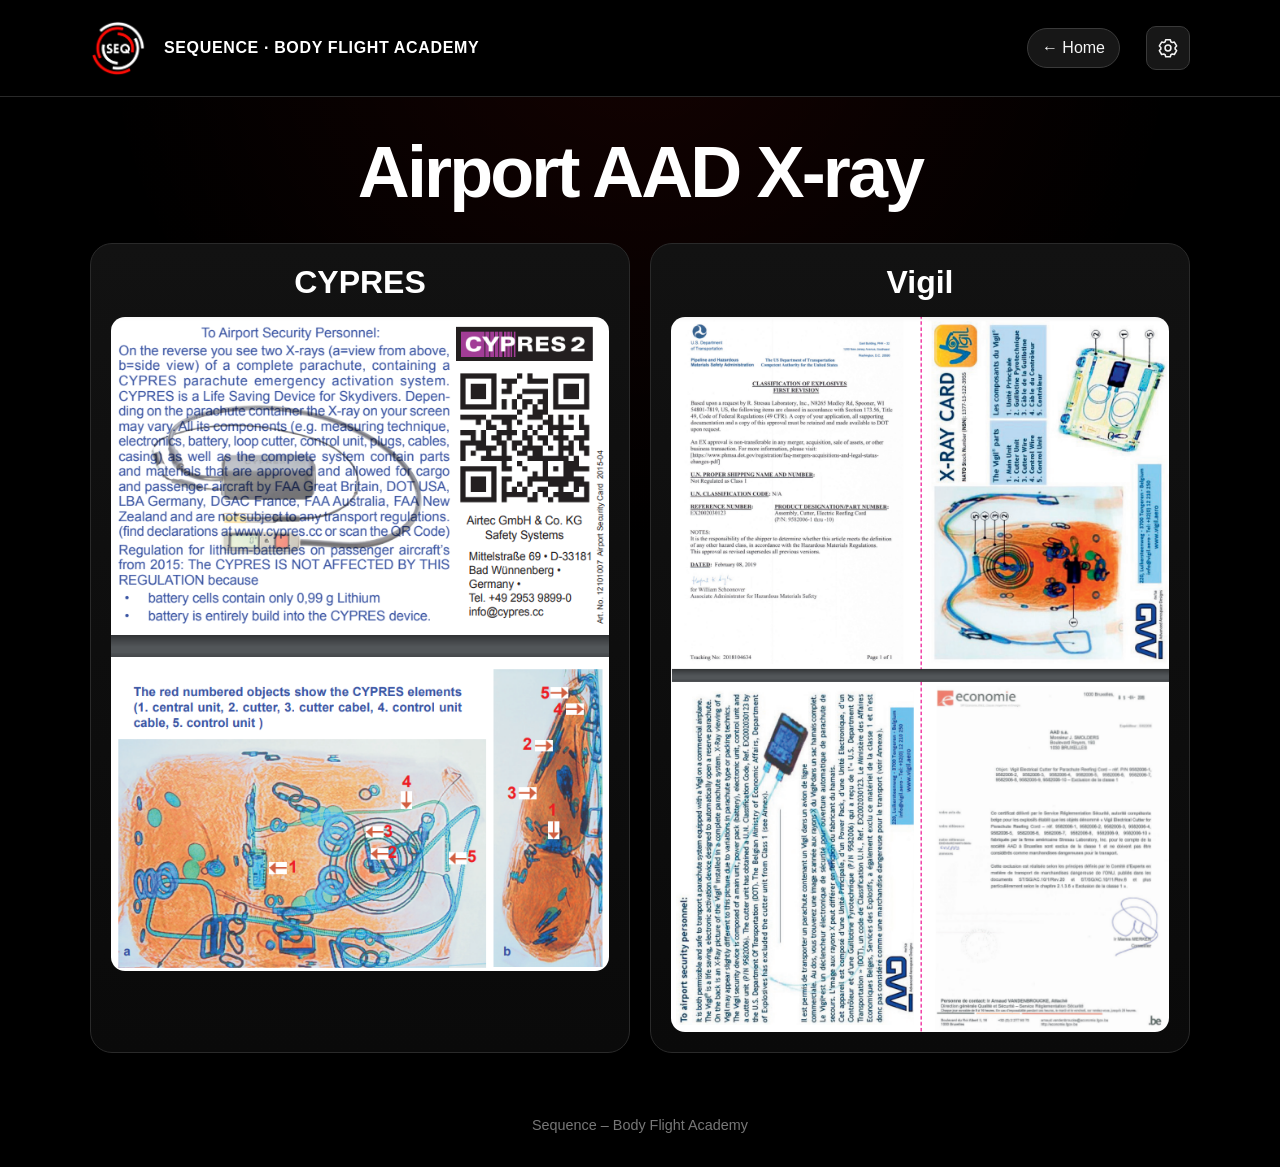
<file: airport-xray.html>
<!doctype html>
<html lang="en">
<head>
  <meta charset="utf-8">
  <meta name="viewport" content="width=device-width, initial-scale=1">
  <meta name="theme-color" content="#000000">
  <title>Airport AAD X-ray · Sequence</title>
  <link rel="stylesheet" href="style.css">
  <link rel="stylesheet" href="settings.css">
  <script src="settings-translations.js" defer></script>
  <script src="settings.js" defer></script>
  <script>try { document.documentElement.dataset.theme = localStorage.getItem("sequence-theme") === "light" ? "light" : "dark"; } catch { document.documentElement.dataset.theme = "dark"; }</script>
  <style>
    .xray-page {
      width: min(1100px, calc(100% - 32px));
      margin: 0 auto;
      padding: 34px 0 64px;
    }

    .xray-intro {
      text-align: center;
      margin-bottom: 30px;
    }

    .xray-intro h1 {
      margin: 0 0 10px;
      font-size: clamp(2.2rem, 6vw, 4.5rem);
      letter-spacing: -.04em;
    }

    .xray-intro p {
      max-width: 700px;
      margin: 0 auto;
      color: var(--muted);
      line-height: 1.6;
    }

    .xray-grid {
      display: grid;
      grid-template-columns: repeat(2, minmax(0, 1fr));
      gap: 20px;
    }

    .xray-card {
      padding: 20px;
      border: 1px solid var(--border);
      border-radius: 22px;
      background: linear-gradient(180deg, #121212 0%, #0a0a0a 100%);
    }

    .xray-card h2 {
      margin: 0 0 16px;
      text-align: center;
      font-size: clamp(1.5rem, 4vw, 2rem);
    }

    .xray-card img {
      display: block;
      width: 100%;
      height: auto;
      border-radius: 14px;
      background: #080808;
    }

    @media (max-width: 720px) {
      .xray-page { padding-top: 24px; }
      .xray-grid { grid-template-columns: 1fr; }
      .xray-card { padding: 16px; }
    }
  </style>
</head>
<body>
  <header class="inner-header">
    <img src="assets/sequence-icon.png" alt="Sequence">
    <div class="brand-name">SEQUENCE · BODY FLIGHT ACADEMY</div>
    <a class="back-link" href="index.html">← Home</a>
  </header>

  <main class="xray-page">
    <section class="xray-intro">
      <h1>Airport AAD X-ray</h1>
    </section>

    <section class="xray-grid" aria-label="AAD airport X-ray examples">
      <article class="xray-card">
        <h2>CYPRES</h2>
        <img src="assets/cypres.png" alt="CYPRES automatic activation device in an airport X-ray image">
      </article>

      <article class="xray-card">
        <h2>Vigil</h2>
        <img src="assets/vigil.png" alt="Vigil automatic activation device in an airport X-ray image">
      </article>
    </section>
  </main>

  <footer>Sequence – Body Flight Academy</footer>
</body>
</html>
</file>
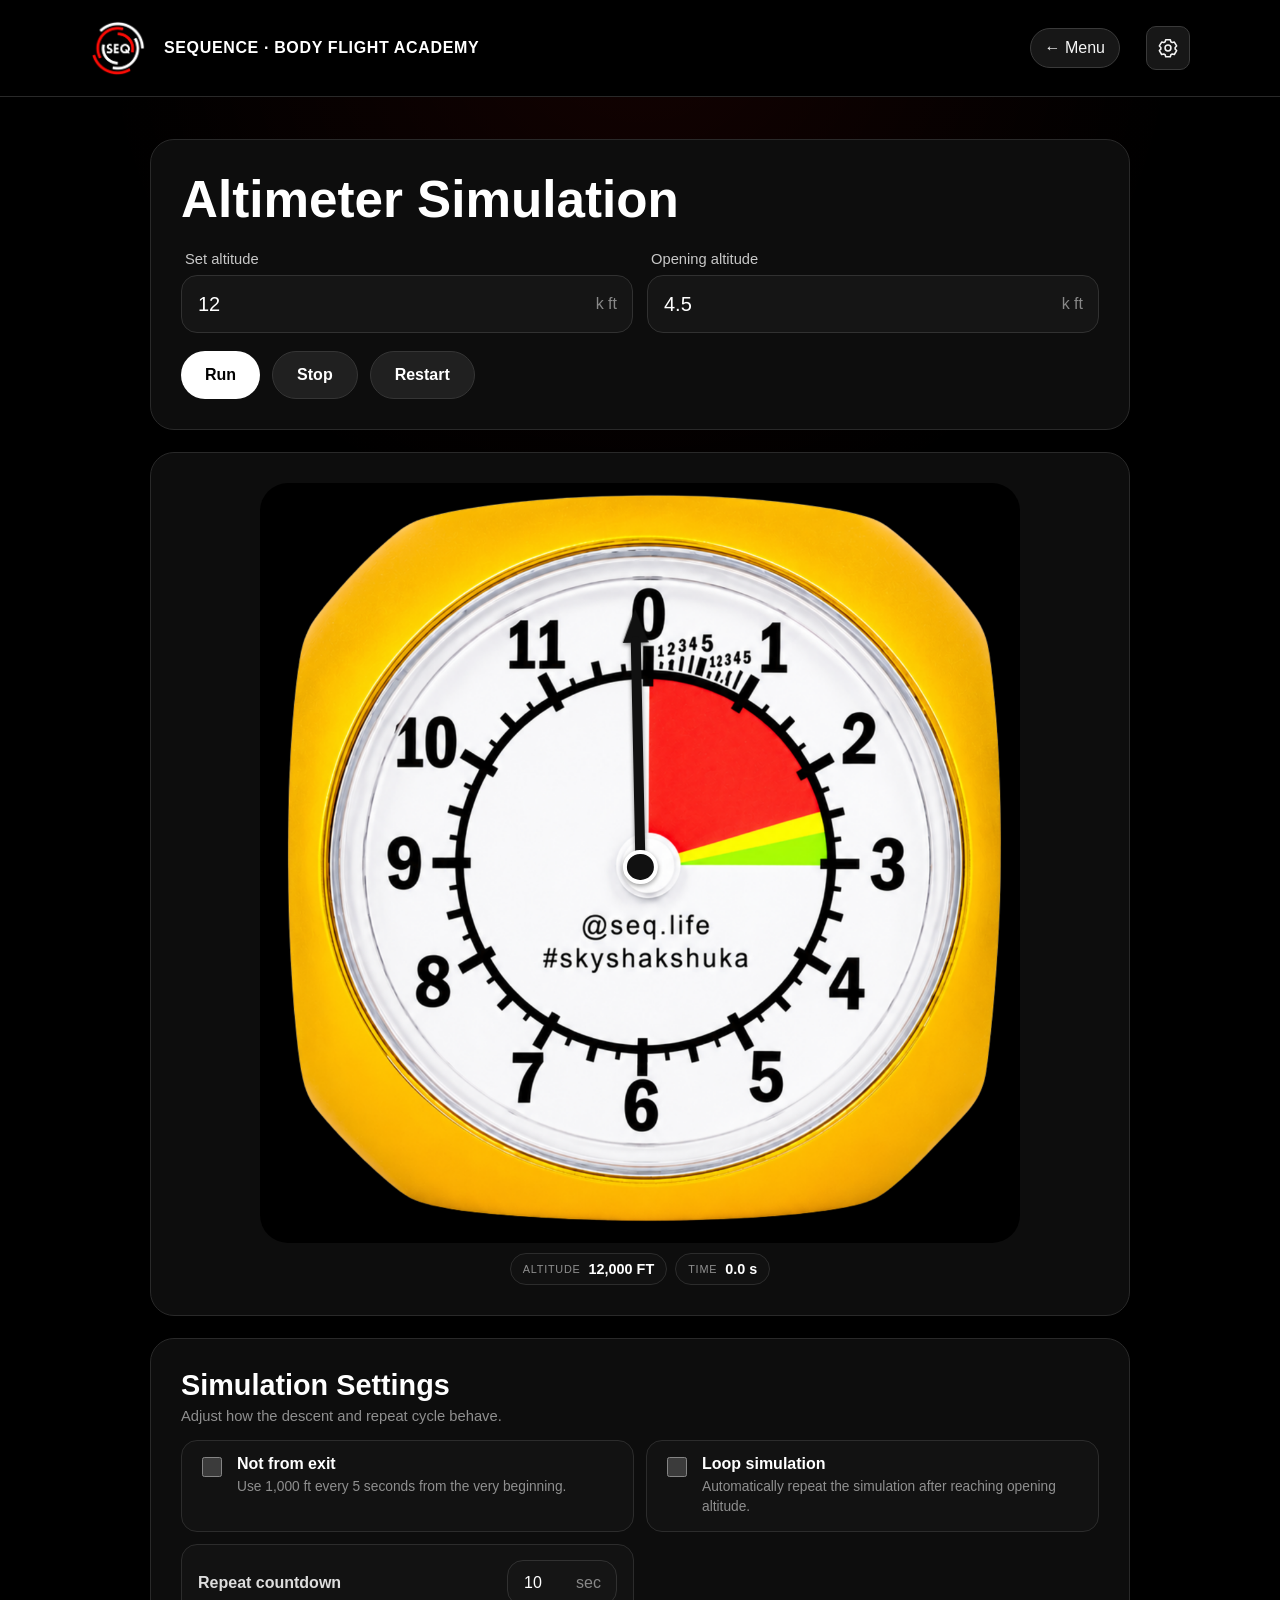
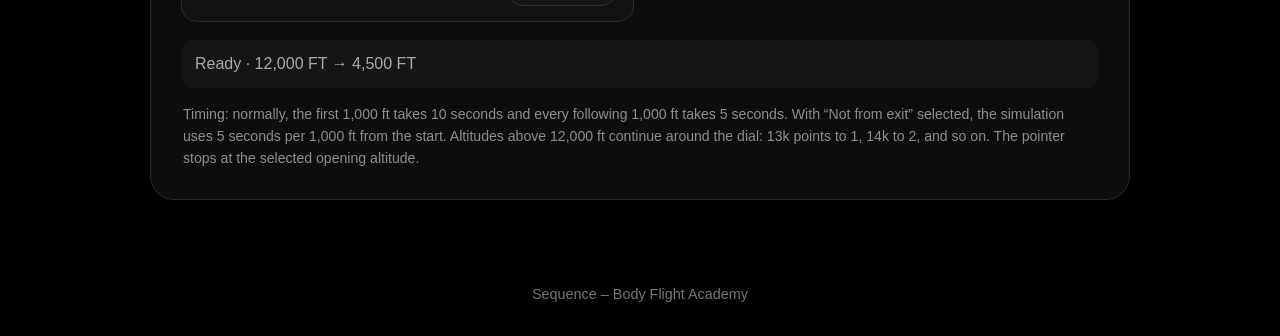
<file: altimeter-simulation.html>
<!doctype html>
<html lang="en">
<head>
  <meta charset="utf-8">
  <meta name="viewport" content="width=device-width, initial-scale=1">
  <meta name="theme-color" content="#000000">
  <title>Altimeter Simulation | Sequence</title>
  <link rel="stylesheet" href="style.css">
  <link rel="stylesheet" href="settings.css">
  <script src="settings-translations.js" defer></script>
  <script src="settings.js" defer></script>
  <script>try { document.documentElement.dataset.theme = localStorage.getItem("sequence-theme") === "light" ? "light" : "dark"; } catch { document.documentElement.dataset.theme = "dark"; }</script>

  <style>
    .sim-wrap {
      width: min(980px, 100%);
      margin: 24px auto 0;
    }

    .control-card,
    .altimeter-card {
      background: #0d0d0d;
      border: 1px solid #292929;
      border-radius: 24px;
      padding: clamp(18px, 4vw, 30px);
      margin-bottom: 22px;
    }

    .control-card h1 {
      margin: 0 0 22px;
      font-size: clamp(1.8rem, 5vw, 3.2rem);
    }

    .controls {
      display: grid;
      grid-template-columns: repeat(2, minmax(0, 1fr));
      gap: 14px;
    }

    .field label {
      display: block;
      margin: 0 0 8px 4px;
      color: #c8c8c8;
      font-size: .92rem;
    }

    .input-shell {
      position: relative;
    }

    .input-shell input {
      width: 100%;
      min-height: 58px;
      border-radius: 16px;
      border: 1px solid #313131;
      background: #151515;
      color: #fff;
      font-size: 1.25rem;
      padding: 12px 58px 12px 16px;
      outline: none;
    }

    .input-shell input:focus {
      border-color: #ff1a13;
      box-shadow: 0 0 0 3px rgba(255,26,19,.12);
    }

    .input-unit {
      position: absolute;
      right: 16px;
      top: 50%;
      transform: translateY(-50%);
      color: #888;
      pointer-events: none;
    }

    .actions {
      display: flex;
      align-items: center;
      flex-wrap: wrap;
      gap: 12px;
      margin-top: 18px;
    }

    .run-btn,
    .stop-btn,
    .restart-btn {
      min-height: 48px;
      border: 0;
      border-radius: 999px;
      padding: 0 24px;
      font-weight: 800;
      cursor: pointer;
      font-size: 1rem;
    }

    .run-btn {
      background: #fff;
      color: #000;
    }

    .stop-btn,
    .restart-btn {
      background: #202020;
      color: #fff;
      border: 1px solid #353535;
    }

    .restart-btn:hover,
    .stop-btn:hover {
      border-color: #ff1a13;
    }


    .input-shell.compact {
      width: 110px;
    }

    .input-shell.compact input {
      min-height: 46px;
      font-size: 1rem;
      padding-right: 48px;
    }

    .loop-control input {
      width: 20px;
      height: 20px;
      accent-color: #ff1a13;
    }

    .status-line {
      margin-top: 18px;
      padding: 12px 14px;
      border-radius: 14px;
      background: #151515;
      color: #aaa;
      line-height: 1.5;
    }

    .altimeter-card {
      display: flex;
      flex-direction: column;
      align-items: center;
    }

    .altimeter-stage {
      position: relative;
      width: min(760px, 100%);
      aspect-ratio: 1 / 1;
      overflow: hidden;
      border-radius: 28px;
      background: #000;
    }

    .altimeter-image {
      display: block;
      width: 100%;
      height: 100%;
      object-fit: contain;
      user-select: none;
      -webkit-user-drag: none;
    }

    .needle {
      position: absolute;
      left: 50.05%;
      top: 50.55%;
      width: 5.4%;
      height: 34%;
      transform-origin: 50% 100%;
      transform: translate(-50%, -100%) rotate(0deg);
      z-index: 5;
      pointer-events: none;
      filter: drop-shadow(0 2px 2px rgba(0,0,0,.45));
    }

    .needle::before {
      content: "";
      position: absolute;
      left: 50%;
      top: 0;
      transform: translateX(-50%);
      width: 0;
      height: 0;
      border-left: 13px solid transparent;
      border-right: 13px solid transparent;
      border-bottom: 34px solid #111;
    }

    .needle::after {
      content: "";
      position: absolute;
      left: 50%;
      top: 27px;
      bottom: 0;
      width: 10px;
      transform: translateX(-50%);
      border-radius: 999px;
      background: #111;
    }

    .needle-center {
      position: absolute;
      left: 50.05%;
      top: 50.55%;
      width: 4.5%;
      aspect-ratio: 1;
      transform: translate(-50%, -50%);
      border-radius: 50%;
      background: #111;
      border: 4px solid #fff;
      z-index: 6;
      box-shadow: 0 2px 5px rgba(0,0,0,.4);
      pointer-events: none;
    }



    .telemetry-row {
      width: min(760px, 100%);
      margin: 10px auto 0;
      display: flex;
      justify-content: center;
      gap: 8px;
      flex-wrap: wrap;
    }

    .telemetry-box {
      background: #111;
      border: 1px solid #2c2c2c;
      border-radius: 999px;
      padding: 7px 12px;
      display: inline-flex;
      align-items: center;
      gap: 8px;
      min-width: 0;
    }

    .telemetry-label {
      color: #8f8f8f;
      font-size: .68rem;
      text-transform: uppercase;
      letter-spacing: .07em;
    }

    .telemetry-box strong {
      font-size: .9rem;
      white-space: nowrap;
    }


    .settings-card {
      background: #0d0d0d;
      border: 1px solid #292929;
      border-radius: 24px;
      padding: clamp(18px, 4vw, 30px);
      margin-bottom: 22px;
    }

    .settings-head {
      margin-bottom: 16px;
    }

    .settings-head h2 {
      margin: 0;
      font-size: clamp(1.35rem, 3vw, 1.8rem);
    }

    .settings-head p {
      margin: 6px 0 0;
      color: #8f8f8f;
      font-size: .92rem;
    }

    .settings-grid {
      display: grid;
      grid-template-columns: repeat(2, minmax(0, 1fr));
      gap: 12px;
      margin-bottom: 16px;
    }

    .setting-option,
    .setting-field {
      min-height: 78px;
      padding: 14px 16px;
      border: 1px solid #2c2c2c;
      border-radius: 16px;
      background: #121212;
    }

    .setting-option {
      display: flex;
      align-items: flex-start;
      gap: 12px;
      cursor: pointer;
    }

    .setting-option input {
      width: 20px;
      height: 20px;
      margin-top: 2px;
      accent-color: #ff1a13;
      flex: 0 0 auto;
    }

    .setting-option strong {
      display: block;
      margin-bottom: 4px;
      color: #fff;
    }

    .setting-option span {
      display: block;
      color: #8f8f8f;
      font-size: .86rem;
      line-height: 1.45;
    }

    .setting-field {
      display: flex;
      align-items: center;
      justify-content: space-between;
      gap: 16px;
    }

    .setting-field > label {
      color: #ddd;
      font-weight: 700;
    }

    @media (max-width: 720px) {
      .settings-grid {
        grid-template-columns: 1fr;
      }

      .setting-field {
        align-items: center;
      }
    }

    .countdown-overlay {
      position: absolute;
      inset: 0;
      z-index: 20;
      display: none;
      align-items: center;
      justify-content: center;
      flex-direction: column;
      background: rgba(0,0,0,.72);
      color: #fff;
      text-align: center;
    }

    .countdown-overlay.show {
      display: flex;
    }

    .countdown-number {
      font-size: clamp(5rem, 24vw, 12rem);
      font-weight: 950;
      line-height: .8;
    }

    .countdown-label {
      margin-top: 18px;
      font-size: clamp(1rem, 4vw, 1.5rem);
      font-weight: 800;
      letter-spacing: .12em;
    }

    .pull-overlay {
      position: absolute;
      inset: 0;
      z-index: 18;
      display: none;
      align-items: center;
      justify-content: center;
      background: rgba(0,0,0,.58);
      color: #fff;
      font-size: clamp(3rem, 14vw, 8rem);
      font-weight: 950;
      letter-spacing: .06em;
    }

    .pull-overlay.show {
      display: flex;
    }

    .timing-note {
      color: #8f8f8f;
      font-size: .88rem;
      line-height: 1.55;
      margin: 16px 2px 0;
    }

    @media (max-width: 720px) {
      .controls {
        grid-template-columns: 1fr;
      }

      .actions {
        align-items: stretch;
      }

      .run-btn,
      .stop-btn,
      .restart-btn {
        flex: 1 1 120px;
      }

      .loop-control,
      .repeat-field {
        width: 100%;
        padding-left: 2px;
      }

      .repeat-field {
        justify-content: space-between;
      }


      .altimeter-stage {
        border-radius: 18px;
      }

      .needle::before {
        border-left-width: 9px;
        border-right-width: 9px;
        border-bottom-width: 25px;
      }

      .needle::after {
        top: 20px;
        width: 7px;
      }

      .needle-center {
        border-width: 3px;
      }
    }
  </style>
</head>

<body>
  <header class="inner-header">
    <img src="assets/sequence-icon.png" alt="Sequence">
    <div class="brand-name">SEQUENCE · BODY FLIGHT ACADEMY</div>
    <a class="back-link" href="index.html">← Menu</a>
  </header>

  <main class="page-shell">
    <div class="sim-wrap">

      <section class="control-card">
        <h1>Altimeter Simulation</h1>

        <div class="controls">
          <div class="field">
            <label for="setAltitude">Set altitude</label>
            <div class="input-shell">
              <input id="setAltitude" type="number" min="1" max="30" step="0.5" value="12" inputmode="decimal">
              <span class="input-unit">k ft</span>
            </div>
          </div>

          <div class="field">
            <label for="openingAltitude">Opening altitude</label>
            <div class="input-shell">
              <input id="openingAltitude" type="number" min="0.5" max="29.5" step="0.5" value="4.5" inputmode="decimal">
              <span class="input-unit">k ft</span>
            </div>
          </div>
        </div>

        <div class="actions">
          <button class="run-btn" id="runBtn" type="button">Run</button>
          <button class="stop-btn" id="stopBtn" type="button">Stop</button>
          <button class="restart-btn" id="restartBtn" type="button">Restart</button>
        </div>
      </section>

      <section class="altimeter-card">
        <div class="altimeter-stage" id="altimeterStage">
          <img class="altimeter-image" src="assets/altimeter.png" alt="Analog skydiving altimeter">

          <div class="needle" id="needle"></div>
          <div class="needle-center"></div>

          <div class="pull-overlay" id="pullOverlay">PULL</div>

          <div class="countdown-overlay" id="countdownOverlay" aria-live="assertive">
            <div class="countdown-number" id="countdownNumber">10</div>
            <div class="countdown-label">NEXT JUMP</div>
          </div>
        </div>

        <div class="telemetry-row">
          <div class="telemetry-box">
            <span class="telemetry-label">Altitude</span>
            <strong id="readout">12,000 FT</strong>
          </div>

          <div class="telemetry-box">
            <span class="telemetry-label">Time</span>
            <strong id="timerReadout">0.0 s</strong>
          </div>
        </div>
      </section>

      <section class="settings-card">
        <div class="settings-head">
          <div>
            <h2>Simulation Settings</h2>
            <p>Adjust how the descent and repeat cycle behave.</p>
          </div>
        </div>

        <div class="settings-grid">
          <label class="setting-option">
            <input id="notFromExit" type="checkbox">
            <div>
              <strong>Not from exit</strong>
              <span>Use 1,000 ft every 5 seconds from the very beginning.</span>
            </div>
          </label>

          <label class="setting-option">
            <input id="loopMode" type="checkbox">
            <div>
              <strong>Loop simulation</strong>
              <span>Automatically repeat the simulation after reaching opening altitude.</span>
            </div>
          </label>

          <div class="setting-field">
            <label for="repeatDelay">Repeat countdown</label>
            <div class="input-shell compact">
              <input id="repeatDelay" type="number" min="1" max="120" step="1" value="10" inputmode="numeric">
              <span class="input-unit">sec</span>
            </div>
          </div>
        </div>

        <div class="status-line" id="statusLine" aria-live="polite">
          Ready · 12,000 FT → 4,500 FT
        </div>

        <p class="timing-note">
          Timing: normally, the first 1,000 ft takes 10 seconds and every following 1,000 ft takes 5 seconds.
          With “Not from exit” selected, the simulation uses 5 seconds per 1,000 ft from the start.
          Altitudes above 12,000 ft continue around the dial: 13k points to 1, 14k to 2, and so on.
          The pointer stops at the selected opening altitude.
        </p>
      </section>


    </div>
  </main>

  <footer>Sequence – Body Flight Academy</footer>

  <script>
    (() => {
      const setAltitude = document.getElementById('setAltitude');
      const openingAltitude = document.getElementById('openingAltitude');
      const loopMode = document.getElementById('loopMode');
      const notFromExit = document.getElementById('notFromExit');
      const repeatDelay = document.getElementById('repeatDelay');
      const runBtn = document.getElementById('runBtn');
      const stopBtn = document.getElementById('stopBtn');
      const restartBtn = document.getElementById('restartBtn');
      const needle = document.getElementById('needle');
      const readout = document.getElementById('readout');
      const timerReadout = document.getElementById('timerReadout');
      const statusLine = document.getElementById('statusLine');
      const countdownOverlay = document.getElementById('countdownOverlay');
      const countdownNumber = document.getElementById('countdownNumber');
      const pullOverlay = document.getElementById('pullOverlay');

      let animationFrame = null;
      let countdownTimer = null;
      let running = false;
      let stopped = false;
      let elapsedSeconds = 0;

      function clamp(value, min, max) {
        return Math.max(min, Math.min(max, value));
      }

      function formatAltitude(kft) {
        return Math.round(kft * 1000).toLocaleString('en-US') + ' FT';
      }

      function altitudeToAngle(kft) {
        // 12k = 0 at the top. 13k points to 1, 14k to 2, etc.
        // Descending from 12k moves counter-clockwise.
        const calibrationOffset = -1.2;
        return ((kft - 12) * 30) + calibrationOffset;
      }

      function setPointer(kft) {
        const angle = altitudeToAngle(kft);
        needle.style.transform = `translate(-50%, -100%) rotate(${angle}deg)`;
        readout.textContent = formatAltitude(kft);
      }

      function readSettings() {
        let start = parseFloat(setAltitude.value);
        let opening = parseFloat(openingAltitude.value);

        if (!Number.isFinite(start)) start = 12;
        if (!Number.isFinite(opening)) opening = 4.5;

        start = clamp(start, 1, 30);
        opening = clamp(opening, 0.5, 29.5);

        if (opening >= start) {
          opening = Math.max(0.5, start - 0.5);
          openingAltitude.value = opening;
        }

        setAltitude.value = start;
        openingAltitude.value = opening;

        return { start, opening };
      }

      function durationForSegment(segmentIndex, deltaKft) {
        // Normal mode: first 1,000 ft = 10 s, then 5 s per 1,000 ft.
        // "Not from exit": 5 s per 1,000 ft from the start.
        const secondsPerK = notFromExit.checked ? 5 : (segmentIndex === 0 ? 10 : 5);
        return secondsPerK * 1000 * deltaKft;
      }

      function animateSegment(from, to, durationMs) {
        return new Promise(resolve => {
          const startTime = performance.now();

          function tick(now) {
            if (stopped) {
              resolve(false);
              return;
            }

            const segmentElapsed = (now - startTime) / 1000;
            const progress = Math.min(1, (now - startTime) / durationMs);
            timerReadout.textContent = (elapsedSeconds + Math.min(segmentElapsed, durationMs / 1000)).toFixed(1) + ' s';
            const eased = progress; // linear descent
            const current = from + (to - from) * eased;

            setPointer(current);
            statusLine.textContent = `Descending · ${formatAltitude(current)}`;

            if (progress < 1) {
              animationFrame = requestAnimationFrame(tick);
            } else {
              elapsedSeconds += durationMs / 1000;
              timerReadout.textContent = elapsedSeconds.toFixed(1) + ' s';
              animationFrame = null;
              resolve(true);
            }
          }

          animationFrame = requestAnimationFrame(tick);
        });
      }

      async function runDescent() {
        if (running) return;

        const { start, opening } = readSettings();
        stopped = false;
        running = true;
        elapsedSeconds = 0;
        timerReadout.textContent = '0.0 s';
        runBtn.disabled = true;
        pullOverlay.classList.remove('show');
        countdownOverlay.classList.remove('show');

        setPointer(start);
        statusLine.textContent = `Running · ${formatAltitude(start)} → ${formatAltitude(opening)}`;

        let current = start;
        let segmentIndex = 0;

        while (current > opening && !stopped) {
          const next = Math.max(opening, current - 1);
          const delta = current - next;
          const duration = durationForSegment(segmentIndex, delta);
          const completed = await animateSegment(current, next, duration);

          if (!completed || stopped) break;

          current = next;
          segmentIndex += 1;
        }

        running = false;
        runBtn.disabled = false;

        if (stopped) {
          statusLine.textContent = 'Stopped';
          return;
        }

        setPointer(opening);
        statusLine.textContent = `Opening altitude · ${formatAltitude(opening)}`;
        pullOverlay.classList.add('show');

        if (loopMode.checked) {
          await waitForCountdown();
          if (!stopped && loopMode.checked) {
            pullOverlay.classList.remove('show');
            runDescent();
          }
        }
      }

      function waitForCountdown() {
        return new Promise(resolve => {
          let count = parseInt(repeatDelay.value, 10);
          if (!Number.isFinite(count)) count = 10;
          count = clamp(count, 1, 120);
          repeatDelay.value = count;

          countdownNumber.textContent = count;
          countdownOverlay.classList.add('show');
          statusLine.textContent = `Pull · next simulation in ${count} second${count === 1 ? '' : 's'}`;

          countdownTimer = setInterval(() => {
            if (stopped || !loopMode.checked) {
              clearInterval(countdownTimer);
              countdownTimer = null;
              countdownOverlay.classList.remove('show');
              resolve();
              return;
            }

            count -= 1;

            if (count <= 0) {
              clearInterval(countdownTimer);
              countdownTimer = null;
              countdownOverlay.classList.remove('show');

              const { start } = readSettings();
              setPointer(start);
              statusLine.textContent = 'Restarting simulation';
              resolve();
              return;
            }

            countdownNumber.textContent = count;
            statusLine.textContent = `Pull · next simulation in ${count} second${count === 1 ? '' : 's'}`;
          }, 1000);
        });
      }


      function restartSimulation() {
        stopSimulation();
        stopped = false;

        const { start, opening } = readSettings();
        elapsedSeconds = 0;
        timerReadout.textContent = '0.0 s';
        setPointer(start);
        pullOverlay.classList.remove('show');
        countdownOverlay.classList.remove('show');
        statusLine.textContent = `Restarting · ${formatAltitude(start)} → ${formatAltitude(opening)}`;

        // Restart means: reset to the beginning and immediately run again.
        runDescent();
      }

      function stopSimulation() {
        stopped = true;
        running = false;
        runBtn.disabled = false;

        if (animationFrame) {
          cancelAnimationFrame(animationFrame);
          animationFrame = null;
        }

        if (countdownTimer) {
          clearInterval(countdownTimer);
          countdownTimer = null;
        }

        countdownOverlay.classList.remove('show');
        pullOverlay.classList.remove('show');
        statusLine.textContent = 'Stopped';
      }

      function resetPreview() {
        if (running) return;
        const { start, opening } = readSettings();
        setPointer(start);
        statusLine.textContent = `Ready · ${formatAltitude(start)} → ${formatAltitude(opening)}`;
      }

      runBtn.addEventListener('click', () => {
        stopSimulation();
        stopped = false;
        runDescent();
      });

      stopBtn.addEventListener('click', stopSimulation);
      restartBtn.addEventListener('click', restartSimulation);
      setAltitude.addEventListener('input', resetPreview);
      openingAltitude.addEventListener('input', resetPreview);

      loopMode.addEventListener('change', () => {
        if (!loopMode.checked && countdownTimer) {
          clearInterval(countdownTimer);
          countdownTimer = null;
          countdownOverlay.classList.remove('show');
          statusLine.textContent = 'Loop disabled';
        }
      });

      setPointer(12);
      timerReadout.textContent = '0.0 s';
      resetPreview();
    })();
  </script>
</body>
</html>
</file>
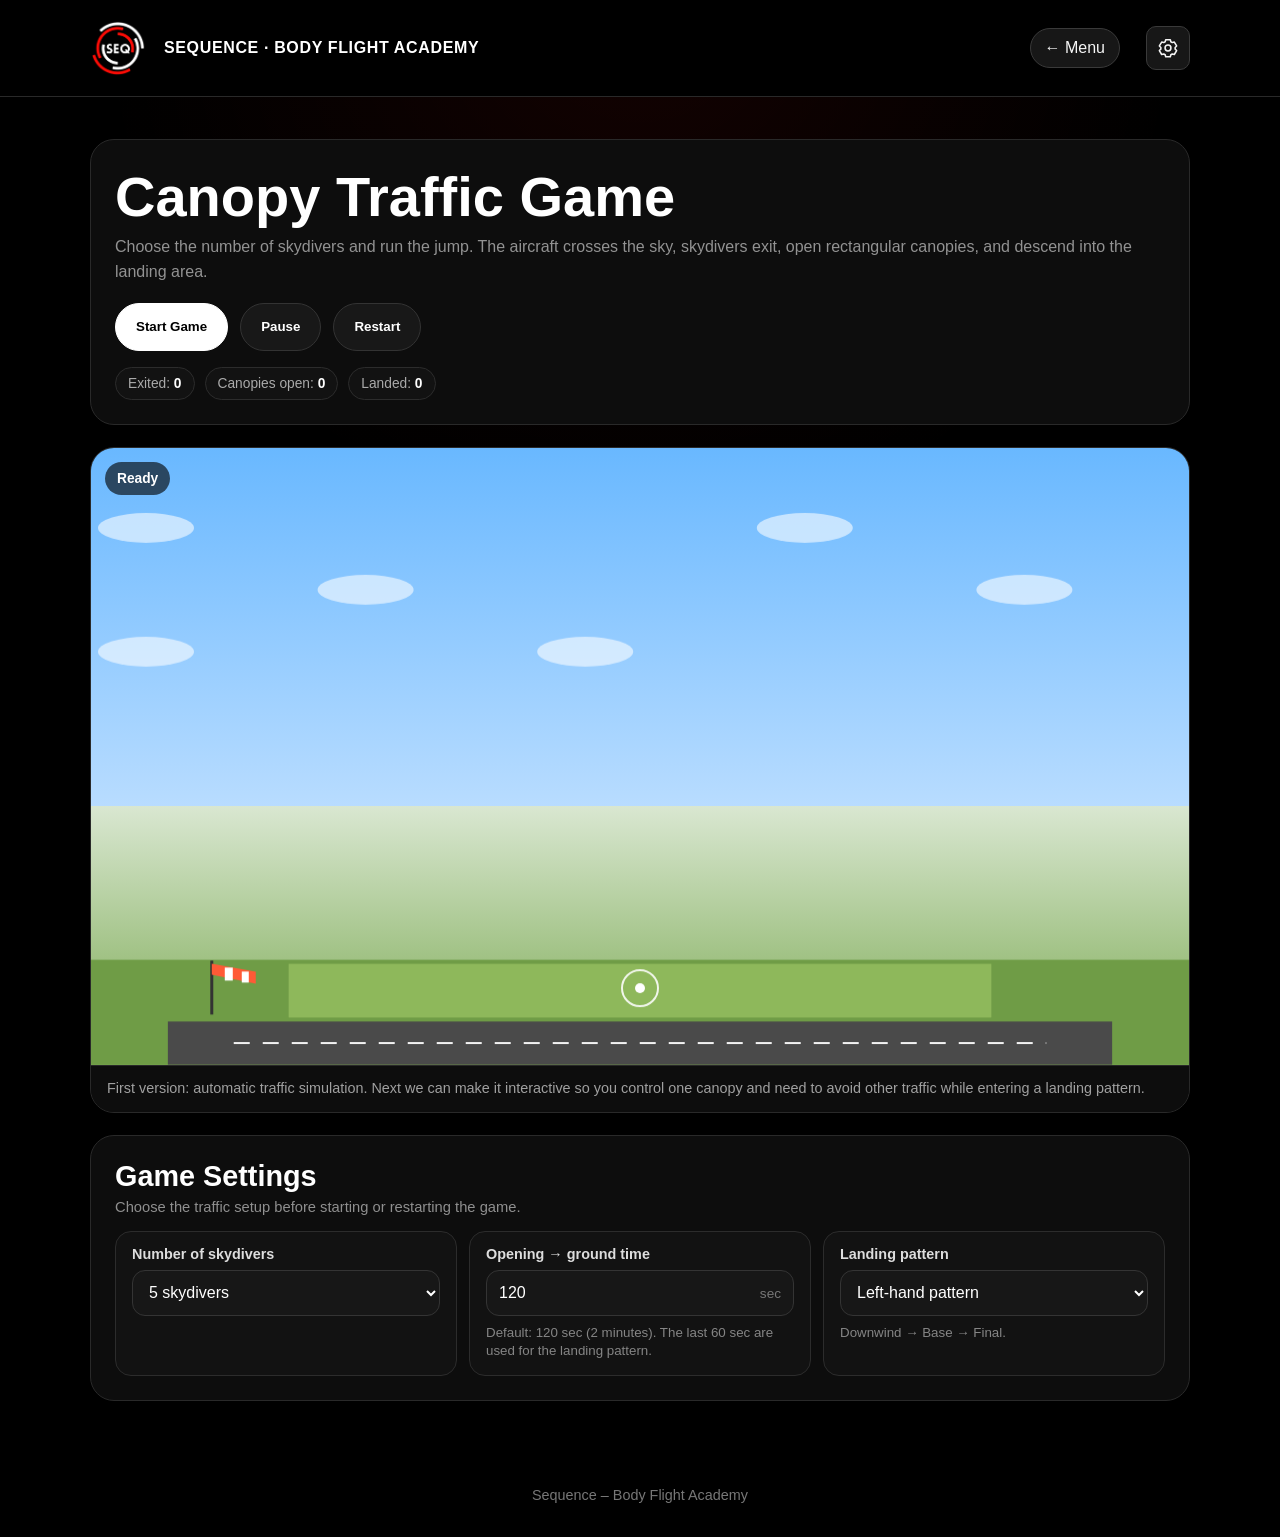
<file: canopy-traffic-game.html>
<!doctype html>
<html lang="en">
<head>
  <meta charset="utf-8">
  <meta name="viewport" content="width=device-width, initial-scale=1">
  <meta name="theme-color" content="#000000">
  <title>Canopy Traffic Game | Sequence</title>
  <link rel="stylesheet" href="style.css">
  <link rel="stylesheet" href="settings.css">
  <script src="settings-translations.js" defer></script>
  <script src="settings.js" defer></script>
  <script>try { document.documentElement.dataset.theme = localStorage.getItem("sequence-theme") === "light" ? "light" : "dark"; } catch { document.documentElement.dataset.theme = "dark"; }</script>

  <style>
    .game-wrap {
      width: min(1180px, 100%);
      margin: 24px auto 0;
    }

    .game-card,
    .game-stage-card {
      background: #0d0d0d;
      border: 1px solid #292929;
      border-radius: 24px;
      padding: clamp(16px, 3vw, 24px);
      margin-bottom: 22px;
    }

    .game-card h1 {
      margin: 0 0 6px;
      font-size: clamp(2rem, 5vw, 3.5rem);
    }

    .game-card p {
      margin: 0;
      color: #929292;
      line-height: 1.55;
    }

    .game-controls {
      display: flex;
      flex-wrap: wrap;
      gap: 12px;
      align-items: end;
      margin-top: 18px;
    }

    .control-field {
      min-width: 180px;
    }

    .control-field label {
      display: block;
      margin: 0 0 7px 4px;
      color: #c6c6c6;
      font-size: .9rem;
    }

    .control-field select {
      width: 100%;
      min-height: 48px;
      border-radius: 14px;
      border: 1px solid #333;
      background: #151515;
      color: #fff;
      padding: 0 14px;
      font-size: 1rem;
      outline: none;
    }

    .game-btn {
      min-height: 48px;
      border: 1px solid #333;
      border-radius: 999px;
      background: #181818;
      color: #fff;
      padding: 0 20px;
      font-weight: 800;
      cursor: pointer;
    }

    .game-btn.primary {
      background: #fff;
      color: #000;
      border-color: #fff;
    }

    .game-btn:hover {
      border-color: #ff1a13;
    }

    .game-stats {
      display: flex;
      gap: 10px;
      flex-wrap: wrap;
      margin-top: 16px;
    }

    .stat-pill {
      padding: 8px 12px;
      border-radius: 999px;
      border: 1px solid #2c2c2c;
      background: #121212;
      color: #aaa;
      font-size: .86rem;
    }

    .stat-pill strong {
      color: #fff;
    }

    .game-stage-card {
      padding: 0;
      overflow: hidden;
    }

    .canvas-shell {
      position: relative;
      width: 100%;
      aspect-ratio: 16 / 9;
      min-height: 430px;
      background: linear-gradient(#69b8ff 0%, #b8dcff 58%, #d9e7d1 58%, #79a84f 100%);
      overflow: hidden;
    }

    #gameCanvas {
      width: 100%;
      height: 100%;
      display: block;
      touch-action: none;
    }

    .game-overlay {
      position: absolute;
      left: 14px;
      top: 14px;
      padding: 9px 12px;
      border-radius: 999px;
      background: rgba(0,0,0,.62);
      color: #fff;
      font-size: .86rem;
      font-weight: 700;
      backdrop-filter: blur(4px);
      pointer-events: none;
    }

    .game-message {
      padding: 12px 16px;
      color: #a0a0a0;
      background: #0d0d0d;
      border-top: 1px solid #292929;
      font-size: .9rem;
      line-height: 1.5;
    }


    .settings-card {
      background: #0d0d0d;
      border: 1px solid #292929;
      border-radius: 24px;
      padding: clamp(16px, 3vw, 24px);
      margin-bottom: 22px;
    }

    .settings-head h2 {
      margin: 0;
      font-size: clamp(1.35rem, 3vw, 1.8rem);
    }

    .settings-head p {
      margin: 6px 0 0;
      color: #8f8f8f;
      font-size: .92rem;
    }

    .settings-grid {
      margin-top: 16px;
      display: grid;
      grid-template-columns: repeat(3, minmax(0, 1fr));
      gap: 12px;
    }

    .setting-field {
      min-width: 0;
      padding: 14px 16px;
      border-radius: 16px;
      border: 1px solid #2c2c2c;
      background: #121212;
    }

    .setting-field > label {
      display: block;
      margin-bottom: 8px;
      color: #ddd;
      font-weight: 800;
      font-size: .9rem;
    }

    .setting-field select,
    .setting-field input {
      width: 100%;
      min-height: 46px;
      border-radius: 13px;
      border: 1px solid #343434;
      background: #171717;
      color: #fff;
      padding: 0 12px;
      font-size: 1rem;
      outline: none;
    }

    .setting-field small {
      display: block;
      margin-top: 8px;
      color: #858585;
      line-height: 1.4;
    }

    .number-shell {
      position: relative;
    }

    .number-shell input {
      padding-right: 48px;
    }

    .number-shell span {
      position: absolute;
      right: 13px;
      top: 50%;
      transform: translateY(-50%);
      color: #777;
      pointer-events: none;
      font-size: .85rem;
    }

    @media (max-width: 820px) {
      .settings-grid {
        grid-template-columns: 1fr;
      }
    }

    @media (max-width: 720px) {
      .canvas-shell {
        min-height: 360px;
        aspect-ratio: 4 / 5;
      }

      .game-controls {
        align-items: stretch;
      }

      .control-field {
        width: 100%;
      }

      .game-btn {
        flex: 1 1 120px;
      }
    }
  </style>
</head>
<body>
  <header class="inner-header">
    <img src="assets/sequence-icon.png" alt="Sequence">
    <div class="brand-name">SEQUENCE · BODY FLIGHT ACADEMY</div>
    <a class="back-link" href="index.html">← Menu</a>
  </header>

  <main class="page-shell">
    <div class="game-wrap">

      <section class="game-card">
        <h1>Canopy Traffic Game</h1>
        <p>Choose the number of skydivers and run the jump. The aircraft crosses the sky, skydivers exit, open rectangular canopies, and descend into the landing area.</p>

        <div class="game-controls">
          <button class="game-btn primary" id="startBtn" type="button">Start Game</button>
          <button class="game-btn" id="pauseBtn" type="button">Pause</button>
          <button class="game-btn" id="restartBtn" type="button">Restart</button>
        </div>

        <div class="game-stats">
          <div class="stat-pill">Exited: <strong id="exitedStat">0</strong></div>
          <div class="stat-pill">Canopies open: <strong id="openStat">0</strong></div>
          <div class="stat-pill">Landed: <strong id="landedStat">0</strong></div>
        </div>
      </section>

      <section class="game-stage-card">
        <div class="canvas-shell" id="canvasShell">
          <canvas id="gameCanvas" aria-label="Animated canopy traffic game"></canvas>
          <div class="game-overlay" id="gameOverlay">Ready</div>
        </div>
        <div class="game-message">
          First version: automatic traffic simulation. Next we can make it interactive so you control one canopy and need to avoid other traffic while entering a landing pattern.
        </div>
      </section>

      <section class="settings-card">
        <div class="settings-head">
          <div>
            <h2>Game Settings</h2>
            <p>Choose the traffic setup before starting or restarting the game.</p>
          </div>
        </div>

        <div class="settings-grid">
          <div class="setting-field">
            <label for="skydiverCount">Number of skydivers</label>
            <select id="skydiverCount">
              <option value="3">3 skydivers</option>
              <option value="5" selected>5 skydivers</option>
              <option value="8">8 skydivers</option>
              <option value="10">10 skydivers</option>
              <option value="12">12 skydivers</option>
              <option value="15">15 skydivers</option>
              <option value="20">20 skydivers</option>
            </select>
          </div>

          <div class="setting-field">
            <label for="canopyTime">Opening → ground time</label>
            <div class="number-shell">
              <input id="canopyTime" type="number" min="60" max="600" step="10" value="120" inputmode="numeric">
              <span>sec</span>
            </div>
            <small>Default: 120 sec (2 minutes). The last 60 sec are used for the landing pattern.</small>
          </div>

          <div class="setting-field">
            <label for="patternHand">Landing pattern</label>
            <select id="patternHand">
              <option value="left" selected>Left-hand pattern</option>
              <option value="right">Right-hand pattern</option>
            </select>
            <small>Downwind → Base → Final.</small>
          </div>
        </div>
      </section>


    </div>
  </main>

  <footer>Sequence – Body Flight Academy</footer>

  <script>
    (() => {
      const canvas = document.getElementById('gameCanvas');
      const shell = document.getElementById('canvasShell');
      const ctx = canvas.getContext('2d');

      const countSelect = document.getElementById('skydiverCount');
      const canopyTimeInput = document.getElementById('canopyTime');
      const patternHandSelect = document.getElementById('patternHand');
      const startBtn = document.getElementById('startBtn');
      const pauseBtn = document.getElementById('pauseBtn');
      const restartBtn = document.getElementById('restartBtn');

      const exitedStat = document.getElementById('exitedStat');
      const openStat = document.getElementById('openStat');
      const landedStat = document.getElementById('landedStat');
      const overlay = document.getElementById('gameOverlay');

      let width = 0;
      let height = 0;
      let dpr = 1;

      let plane = null;
      let jumpers = [];
      let running = false;
      let paused = false;
      let finished = false;
      let lastTime = 0;
      let raf = null;

      const canopyColors = [
        '#ff3b30', '#0a84ff', '#32d74b', '#ffd60a',
        '#bf5af2', '#ff9f0a', '#64d2ff', '#ff375f'
      ];

      function resizeCanvas() {
        const rect = shell.getBoundingClientRect();
        width = rect.width;
        height = rect.height;
        dpr = Math.max(1, Math.min(window.devicePixelRatio || 1, 2));

        canvas.width = Math.round(width * dpr);
        canvas.height = Math.round(height * dpr);
        canvas.style.width = width + 'px';
        canvas.style.height = height + 'px';

        ctx.setTransform(dpr, 0, 0, dpr, 0, 0);
      }

      function resetGame() {
        running = false;
        paused = false;
        finished = false;
        lastTime = 0;

        if (raf) {
          cancelAnimationFrame(raf);
          raf = null;
        }

        plane = {
          x: -120,
          y: Math.max(68, height * 0.14),
          speed: Math.max(75, width * 0.085)
        };

        jumpers = [];
        exitedStat.textContent = '0';
        openStat.textContent = '0';
        landedStat.textContent = '0';
        overlay.textContent = 'Ready';
        pauseBtn.textContent = 'Pause';

        draw();
      }

      function startGame() {
        resetGame();

        const count = Number(countSelect.value);
        let canopyDuration = Number(canopyTimeInput.value);
        if (!Number.isFinite(canopyDuration)) canopyDuration = 120;
        canopyDuration = Math.max(60, Math.min(600, canopyDuration));
        canopyTimeInput.value = canopyDuration;

        const patternHand = patternHandSelect.value === 'right' ? 'right' : 'left';

        // Spread exits across most of the horizontal game window.
        const exitStartX = width * 0.12;
        const exitEndX = width * 0.88;
        const span = Math.max(1, count - 1);

        // Space exits according to aircraft travel time across the window.
        const planeTravelSeconds = (exitEndX - exitStartX) / plane.speed;

        for (let i = 0; i < count; i++) {
          const slotX = count === 1
            ? width * 0.5
            : exitStartX + (exitEndX - exitStartX) * (i / span);

          const exitDelay = 0.8 + planeTravelSeconds * (i / Math.max(1, count - 1));

          jumpers.push({
            id: i,
            state: 'waiting',
            exitDelay,
            assignedX: slotX,
            x: 0,
            y: 0,
            vx: 0,
            vy: 0,
            freefallTime: 0,
            canopyOpenTime: 1.35 + Math.random() * 0.45,
            canopyColor: canopyColors[i % canopyColors.length],
            canopyWidth: 46 + Math.random() * 10,
            canopyHeight: 13 + Math.random() * 4,
            canopyElapsed: 0,
            canopyDuration,
            patternHand,
            landed: false
          });
        }

        running = true;
        paused = false;
        finished = false;
        overlay.textContent = 'Aircraft run';
        lastTime = performance.now();
        raf = requestAnimationFrame(loop);
      }

      function loop(now) {
        if (!running) return;

        if (paused) {
          lastTime = now;
          raf = requestAnimationFrame(loop);
          return;
        }

        const dt = Math.min(0.033, Math.max(0, (now - lastTime) / 1000));
        lastTime = now;

        update(dt);
        draw();

        if (running) {
          raf = requestAnimationFrame(loop);
        }
      }

      function update(dt) {
        plane.x += plane.speed * dt;

        if (jumpers.length && !jumpers[0].gameStart) {
          const now = performance.now() / 1000;
          jumpers.forEach(j => j.gameStart = now);
        }

        const gameTime = jumpers.length
          ? (performance.now() / 1000 - jumpers[0].gameStart)
          : 0;

        const groundY = height * 0.83;
        const grassLandingY = height * 0.815;

        function moveToward(j, tx, ty, speedPxPerSec) {
          const dx = tx - j.x;
          const dy = ty - j.y;
          const dist = Math.hypot(dx, dy) || 1;
          const step = Math.min(dist, speedPxPerSec * dt);
          j.x += (dx / dist) * step;
          j.y += (dy / dist) * step;
        }

        for (const j of jumpers) {
          if (j.state === 'waiting' && gameTime >= j.exitDelay) {
            j.state = 'freefall';
            j.x = plane.x - 28;
            j.y = plane.y + 12;
            j.vy = Math.max(108, height * 0.17);
            j.freefallTime = 0;
          }

          if (j.state === 'freefall') {
            j.freefallTime += dt;
            j.vy += 76 * dt;

            // Move each jumper toward a unique horizontal slot while in freefall
            // so openings are well separated across the whole screen.
            const desiredVx = (j.assignedX - j.x) * 0.75;
            j.vx += (desiredVx - j.vx) * Math.min(1, dt * 2.5);

            j.x += j.vx * dt;
            j.y += j.vy * dt;

            if (j.freefallTime >= j.canopyOpenTime || j.y > height * 0.34) {
              j.state = 'canopy';
              j.canopyElapsed = 0;
              j.vy = 0;
            }
          } else if (j.state === 'canopy') {
            j.canopyElapsed += dt;
            const remaining = Math.max(0, j.canopyDuration - j.canopyElapsed);

            // Before the last minute: remain separated and gradually descend.
            if (remaining > 60) {
              const prePatternDuration = Math.max(1, j.canopyDuration - 60);
              const progress = Math.min(1, j.canopyElapsed / prePatternDuration);

              // Each canopy keeps its own lane horizontally.
              const targetY = height * (0.36 + 0.15 * progress);
              moveToward(j, j.assignedX, targetY, Math.max(28, width * 0.035));
            } else {
              // Final minute: downwind -> base -> final -> grass landing.
              const patternElapsed = 60 - remaining;
              const handSign = j.patternHand === 'left' ? -1 : 1;

              // Stagger lanes slightly so traffic remains visually separated.
              const laneOffset = (j.id - (jumpers.length - 1) / 2) * Math.min(10, width * 0.008);

              const downwindX = width * (handSign < 0 ? 0.72 : 0.28) + laneOffset;
              const downwindY = height * 0.52;

              const baseX = width * (handSign < 0 ? 0.68 : 0.32) + laneOffset;
              const baseY = height * 0.67;

              const finalX = width * 0.50 + laneOffset;
              const finalY = height * 0.74;

              const landingX = width * 0.50 + laneOffset;
              const landingY = grassLandingY;

              if (patternElapsed < 22) {
                moveToward(j, downwindX, downwindY, Math.max(34, width * 0.05));
              } else if (patternElapsed < 38) {
                moveToward(j, baseX, baseY, Math.max(36, width * 0.055));
              } else if (patternElapsed < 53) {
                moveToward(j, finalX, finalY, Math.max(36, width * 0.05));
              } else {
                moveToward(j, landingX, landingY, Math.max(28, height * 0.08));
              }
            }

            if (j.canopyElapsed >= j.canopyDuration || j.y >= grassLandingY) {
              j.y = grassLandingY;
              j.state = 'landed';
              j.landed = true;
            }
          }
        }

        const exited = jumpers.filter(j => j.state !== 'waiting').length;
        const open = jumpers.filter(j => j.state === 'canopy' || j.state === 'landed').length;
        const landed = jumpers.filter(j => j.state === 'landed').length;

        exitedStat.textContent = exited;
        openStat.textContent = open;
        landedStat.textContent = landed;

        if (landed === jumpers.length && jumpers.length > 0) {
          finished = true;
          running = false;
          overlay.textContent = 'All skydivers landed on the grass!';
        } else if (open > 0) {
          const patternTraffic = jumpers.some(j => j.state === 'canopy' && (j.canopyDuration - j.canopyElapsed) <= 60);
          overlay.textContent = patternTraffic ? 'Landing pattern' : 'Canopy traffic';
        } else if (exited > 0) {
          overlay.textContent = 'Freefall';
        }
      }

      function drawSky() {
        ctx.clearRect(0, 0, width, height);

        const groundY = height * 0.83;
        const runwayY = height * 0.93;
        const runwayH = height - runwayY;

        // Clouds
        ctx.fillStyle = 'rgba(255,255,255,.58)';
        for (let i = 0; i < 6; i++) {
          const x = (i * width / 5 + 55) % width;
          const y = 80 + (i % 3) * 62;
          ctx.beginPath();
          ctx.ellipse(x, y, 48, 15, 0, 0, Math.PI * 2);
          ctx.fill();
        }

        // Grass
        ctx.fillStyle = '#6f9c46';
        ctx.fillRect(0, groundY, width, height - groundY);

        // Main grass landing area
        ctx.fillStyle = '#8eb85b';
        ctx.fillRect(width * 0.18, groundY + 4, width * 0.64, runwayY - groundY - 8);

        // Landing target
        ctx.strokeStyle = 'rgba(255,255,255,.88)';
        ctx.lineWidth = 2;
        ctx.beginPath();
        ctx.arc(width * 0.5, groundY + (runwayY - groundY) * 0.46, 18, 0, Math.PI * 2);
        ctx.stroke();
        ctx.beginPath();
        ctx.arc(width * 0.5, groundY + (runwayY - groundY) * 0.46, 5, 0, Math.PI * 2);
        ctx.fillStyle = '#fff';
        ctx.fill();

        // Runway at the very bottom
        ctx.fillStyle = '#4a4a4a';
        ctx.fillRect(width * 0.07, runwayY, width * 0.86, runwayH);

        ctx.strokeStyle = '#f2f2f2';
        ctx.lineWidth = 2;
        ctx.setLineDash([16, 13]);
        ctx.beginPath();
        ctx.moveTo(width * 0.13, runwayY + runwayH * 0.5);
        ctx.lineTo(width * 0.87, runwayY + runwayH * 0.5);
        ctx.stroke();
        ctx.setLineDash([]);

        // Windsock on grass
        const wx = width * 0.11;
        const wy = runwayY - 7;

        ctx.strokeStyle = '#333';
        ctx.lineWidth = 3;
        ctx.beginPath();
        ctx.moveTo(wx, wy);
        ctx.lineTo(wx, wy - 54);
        ctx.stroke();

        // Windsock points to the right
        ctx.fillStyle = '#ff5a36';
        ctx.beginPath();
        ctx.moveTo(wx, wy - 51);
        ctx.lineTo(wx + 44, wy - 43);
        ctx.lineTo(wx + 44, wy - 31);
        ctx.lineTo(wx, wy - 40);
        ctx.closePath();
        ctx.fill();

        ctx.fillStyle = '#fff';
        ctx.fillRect(wx + 13, wy - 47, 8, 13);
        ctx.fillRect(wx + 30, wy - 43, 7, 11);
      }

      function drawPlane() {
        if (!plane) return;

        ctx.save();
        ctx.translate(plane.x, plane.y);

        ctx.strokeStyle = '#222';
        ctx.lineWidth = 2;

        // Cessna Caravan-style fuselage
        ctx.fillStyle = '#f4f4f4';
        ctx.beginPath();
        ctx.moveTo(-48, -9);
        ctx.lineTo(30, -9);
        ctx.quadraticCurveTo(46, -6, 55, 0);
        ctx.quadraticCurveTo(46, 7, 30, 9);
        ctx.lineTo(-48, 9);
        ctx.quadraticCurveTo(-55, 5, -55, 0);
        ctx.quadraticCurveTo(-55, -5, -48, -9);
        ctx.closePath();
        ctx.fill();
        ctx.stroke();

        // High wing
        ctx.fillStyle = '#d9d9d9';
        ctx.beginPath();
        ctx.moveTo(-3, -8);
        ctx.lineTo(14, -37);
        ctx.lineTo(26, -37);
        ctx.lineTo(15, -7);
        ctx.closePath();
        ctx.fill();
        ctx.stroke();

        ctx.beginPath();
        ctx.moveTo(-3, 8);
        ctx.lineTo(14, 36);
        ctx.lineTo(26, 36);
        ctx.lineTo(15, 7);
        ctx.closePath();
        ctx.fill();
        ctx.stroke();

        // Tailplane and vertical tail
        ctx.fillStyle = '#d0d0d0';
        ctx.beginPath();
        ctx.moveTo(-40, -8);
        ctx.lineTo(-52, -29);
        ctx.lineTo(-37, -28);
        ctx.lineTo(-25, -8);
        ctx.closePath();
        ctx.fill();
        ctx.stroke();

        ctx.beginPath();
        ctx.moveTo(-41, -4);
        ctx.lineTo(-54, -17);
        ctx.lineTo(-45, -18);
        ctx.lineTo(-29, -6);
        ctx.closePath();
        ctx.fill();
        ctx.stroke();

        // Windows
        ctx.fillStyle = '#4e6d7b';
        for (let i = 0; i < 4; i++) {
          ctx.fillRect(-18 + i * 10, -5, 7, 5);
        }

        // Jump door
        ctx.fillStyle = '#222';
        ctx.fillRect(10, -6, 10, 12);

        // Nose / spinner
        ctx.fillStyle = '#ff1a13';
        ctx.beginPath();
        ctx.moveTo(48, -5);
        ctx.lineTo(59, 0);
        ctx.lineTo(48, 5);
        ctx.closePath();
        ctx.fill();

        // Propeller
        ctx.strokeStyle = '#333';
        ctx.lineWidth = 3;
        ctx.beginPath();
        ctx.moveTo(59, -19);
        ctx.lineTo(59, 19);
        ctx.stroke();

        // Landing gear
        ctx.strokeStyle = '#333';
        ctx.lineWidth = 2;
        ctx.beginPath();
        ctx.moveTo(-5, 9);
        ctx.lineTo(-12, 18);
        ctx.moveTo(20, 9);
        ctx.lineTo(26, 18);
        ctx.stroke();

        ctx.fillStyle = '#222';
        ctx.beginPath();
        ctx.arc(-12, 19, 4, 0, Math.PI * 2);
        ctx.arc(26, 19, 4, 0, Math.PI * 2);
        ctx.fill();

        ctx.restore();
      }

      function drawJumper(j) {
        ctx.save();
        ctx.translate(j.x, j.y);

        if (j.state === 'freefall') {
          ctx.strokeStyle = '#111';
          ctx.lineWidth = 3;
          ctx.beginPath();
          ctx.arc(0, -5, 4, 0, Math.PI * 2);
          ctx.stroke();

          ctx.beginPath();
          ctx.moveTo(0, -1);
          ctx.lineTo(0, 12);
          ctx.moveTo(0, 4);
          ctx.lineTo(-8, 0);
          ctx.moveTo(0, 4);
          ctx.lineTo(9, 0);
          ctx.moveTo(0, 12);
          ctx.lineTo(-7, 20);
          ctx.moveTo(0, 12);
          ctx.lineTo(7, 20);
          ctx.stroke();
        }

        if (j.state === 'canopy' || j.state === 'landed') {
          // lines
          ctx.strokeStyle = '#222';
          ctx.lineWidth = 1.6;
          ctx.beginPath();
          ctx.moveTo(-j.canopyWidth * 0.38, -24);
          ctx.lineTo(-3, 0);
          ctx.moveTo(j.canopyWidth * 0.38, -24);
          ctx.lineTo(3, 0);
          ctx.stroke();

          // rectangular ram-air canopy
          ctx.fillStyle = j.canopyColor;
          ctx.strokeStyle = '#111';
          ctx.lineWidth = 2;
          ctx.beginPath();
          ctx.roundRect(
            -j.canopyWidth / 2,
            -38,
            j.canopyWidth,
            j.canopyHeight,
            3
          );
          ctx.fill();
          ctx.stroke();

          // cells
          ctx.strokeStyle = 'rgba(0,0,0,.35)';
          ctx.lineWidth = 1;
          for (let c = 1; c < 6; c++) {
            const cx = -j.canopyWidth / 2 + (j.canopyWidth / 6) * c;
            ctx.beginPath();
            ctx.moveTo(cx, -38);
            ctx.lineTo(cx, -38 + j.canopyHeight);
            ctx.stroke();
          }

          // jumper body
          ctx.fillStyle = '#111';
          ctx.beginPath();
          ctx.arc(0, 2, 3.4, 0, Math.PI * 2);
          ctx.fill();
          ctx.fillRect(-2.5, 5, 5, 10);

          ctx.strokeStyle = '#111';
          ctx.lineWidth = 2;
          ctx.beginPath();
          ctx.moveTo(0, 14);
          ctx.lineTo(-5, 21);
          ctx.moveTo(0, 14);
          ctx.lineTo(5, 21);
          ctx.stroke();
        }

        ctx.restore();
      }

      function draw() {
        drawSky();
        drawPlane();

        for (const jumper of jumpers) {
          if (jumper.state !== 'waiting') drawJumper(jumper);
        }
      }

      startBtn.addEventListener('click', startGame);

      pauseBtn.addEventListener('click', () => {
        if (!running && !finished) return;
        paused = !paused;
        pauseBtn.textContent = paused ? 'Resume' : 'Pause';
        overlay.textContent = paused ? 'Paused' : 'Canopy traffic';
      });

      restartBtn.addEventListener('click', startGame);

      window.addEventListener('resize', () => {
        resizeCanvas();
        draw();
      });

      resizeCanvas();
      resetGame();
    })();
  </script>
</body>
</html>
</file>
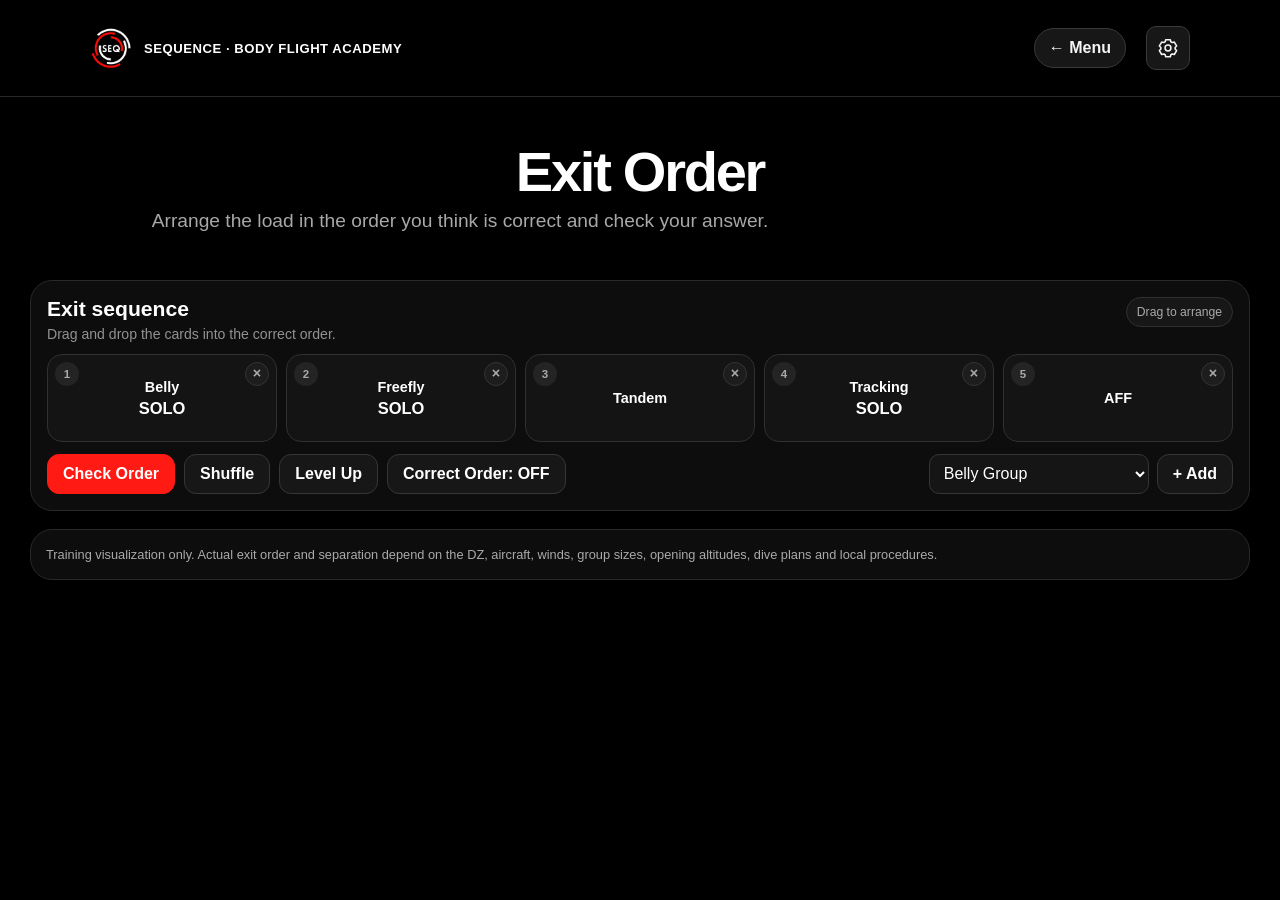
<file: exit-order.html>
<!doctype html>
<html lang="en">
<head>
  <meta charset="utf-8">
  <meta name="viewport" content="width=device-width, initial-scale=1">
  <meta name="theme-color" content="#000000">
  <title>Exit Order · Sequence</title>
  <link rel="stylesheet" href="style.css">
  <link rel="stylesheet" href="settings.css">
  <script src="settings-translations.js" defer></script>
  <script src="settings.js" defer></script>
  <script>try { document.documentElement.dataset.theme = localStorage.getItem("sequence-theme") === "light" ? "light" : "dark"; } catch { document.documentElement.dataset.theme = "dark"; }</script>
  <style>
    * { box-sizing: border-box; }
    body { margin: 0; background: #000; color: #fff; font-family: Arial, Helvetica, sans-serif; }
    button, select { font: inherit; }

    .inner-header {
      min-height:72px; display:flex; align-items:center; gap:12px;
      padding:12px clamp(16px,4vw,34px); border-bottom:1px solid #202020;
      position:sticky; top:0; z-index:30; background:rgba(0,0,0,.95);
    }
    .inner-header img { width:42px; height:42px; object-fit:contain; }
    .brand-name { font-weight:900; letter-spacing:.06em; font-size:.82rem; }
    .back-link { margin-left:auto; color:#fff; text-decoration:none; font-weight:800; }

    .page-shell { width:min(1220px, calc(100% - 24px)); margin:0 auto; padding:24px 0 46px; }
    .hero { margin-bottom:16px; }
    .hero h1 { margin:0; font-size:clamp(2rem,5vw,3.5rem); letter-spacing:-.04em; }
    .hero p { margin:8px 0 0; color:#a8a8a8; max-width:860px; line-height:1.5; }

    .order-card, .sim-card, .note-card {
      background:#0d0d0d; border:1px solid #292929; border-radius:22px; overflow:hidden;
    }

    .order-card { padding:16px; margin-bottom:18px; }
    .order-head { display:flex; justify-content:space-between; gap:12px; align-items:flex-start; margin-bottom:12px; }
    .order-head h2 { margin:0; font-size:1.32rem; }
    .order-head p { margin:5px 0 0; color:#929292; font-size:.88rem; }
    .count-badge { background:#171717; border:1px solid #303030; color:#aaa; border-radius:999px; padding:7px 10px; font-size:.76rem; white-space:nowrap; }

    .order-board {
      display:grid;
      grid-template-columns:repeat(5,minmax(0,1fr));
      gap:9px;
    }

    .exit-tile {
      position:relative;
      min-height:88px;
      border:1px solid #303030;
      background:#141414;
      border-radius:15px;
      padding:9px 8px;
      cursor:grab;
      user-select:none;
      display:flex;
      flex-direction:column;
      align-items:center;
      justify-content:center;
      text-align:center;
      transition:.15s ease;
    }
    /* Pointer/touch drag support for phones and tablets */
    .exit-tile {
      touch-action:none;
      user-select:none;
      -webkit-user-select:none;
    }
    .exit-tile.touch-dragging {
      opacity:.72;
      transform:scale(.98);
      z-index:20;
    }

    .exit-tile.correct-slot {
      border-color:#25c06d !important;
      background:rgba(37,192,109,.16) !important;
    }
    .exit-tile.incorrect-slot {
      border-color:#ff3b30 !important;
      background:rgba(255,59,48,.16) !important;
    }

    .exit-tile:hover { border-color:#555; transform:translateY(-1px); }
    .exit-tile.dragging { opacity:.35; cursor:grabbing; }
    .exit-tile.drag-over { border-color:#ff1a13; box-shadow:inset 0 0 0 1px #ff1a13; }

    .tile-number {
      position:absolute; top:7px; left:7px;
      width:24px; height:24px; border-radius:50%;
      display:grid; place-items:center;
      background:#242424; color:#aaa; font-weight:900; font-size:.72rem;
    }

    .tile-art { width:88px; height:60px; display:grid; place-items:center; margin-top:3px; }
    .tile-art svg { width:88px; height:60px; overflow:visible; }
    .tile-title { font-weight:900; font-size:.9rem; line-height:1.05; margin-top:2px; }
    .tile-mode { margin-top:5px; color:#fff; font-weight:900; font-size:1.03rem; line-height:1; }
    .tile-remove {
      position:absolute; top:7px; right:7px;
      width:24px; height:24px; border-radius:50%;
      border:1px solid #343434; background:#1d1d1d; color:#aaa;
      display:grid; place-items:center; padding:0; line-height:1;
      font-size:.9rem; font-weight:900; cursor:pointer;
    }
    .tile-remove:hover { color:#fff; border-color:#666; }

    .order-actions { display:flex; gap:9px; flex-wrap:wrap; margin-top:12px; align-items:center; }
    .game-btn { border:1px solid #363636; background:#171717; color:#fff; border-radius:12px; padding:10px 15px; font-weight:900; cursor:pointer; }
    .game-btn.primary { background:#ff1a13; border-color:#ff1a13; }

    .add-panel { margin-left:auto; display:flex; gap:8px; flex-wrap:wrap; }
    .add-panel select { background:#151515; color:#fff; border:1px solid #353535; border-radius:10px; padding:9px 10px; min-width:220px; }

    .score-box { display:none; margin-top:12px; padding:12px 14px; border-radius:13px; border:1px solid #333; background:#131313; line-height:1.45; }
    .score-box.show { display:block; }
    .score-box.pass { border-color:#2f9e44; }
    .score-box.fail { border-color:#ff1a13; }
    .score-title { font-weight:900; font-size:1.06rem; }
    .score-detail { color:#aaa; font-size:.86rem; margin-top:3px; }

    .rules { margin-top:12px; padding:12px 13px; background:#111; border:1px solid #292929; border-radius:13px; color:#aaa; font-size:.8rem; line-height:1.5; }
    .rules strong { color:#fff; }

    .sim-card { margin-top:18px; }
    .sim-title { padding:16px 16px 0; }
    .sim-title h2 { margin:0; font-size:1.35rem; }
    .sim-title p { margin:5px 0 13px; color:#8f8f8f; font-size:.86rem; }

    .game-stage {
      position:relative;
      min-height:580px;
      overflow:hidden;
      border-top:1px solid #292929;
      border-bottom:1px solid #292929;
      background:
        radial-gradient(ellipse at 18% 18%,rgba(255,255,255,.78) 0 3%,transparent 8%),
        radial-gradient(ellipse at 28% 20%,rgba(255,255,255,.5) 0 4%,transparent 10%),
        radial-gradient(ellipse at 72% 15%,rgba(255,255,255,.7) 0 3%,transparent 9%),
        radial-gradient(ellipse at 82% 17%,rgba(255,255,255,.45) 0 4%,transparent 10%),
        linear-gradient(#67b6e7 0%,#8bccef 58%,#c7e8f8 100%);
    }

    .plane { position:absolute; top:25px; left:-150px; width:138px; height:64px; z-index:8; filter:drop-shadow(0 5px 7px rgba(0,0,0,.28)); }
    .plane svg { width:100%; height:100%; }

    .trajectory-layer { position:absolute; inset:0; width:100%; height:100%; pointer-events:none; z-index:3; }
    .trajectory-layer path { fill:none; stroke:rgba(0,0,0,.5); stroke-width:1.15; stroke-dasharray:2 5; vector-effect:non-scaling-stroke; }

    .jumper { position:absolute; width:96px; text-align:center; z-index:6; transform:translate(-50%,-50%); opacity:0; }
    .jumper-art { width:88px; height:64px; margin:0 auto; }
    .jumper-art svg { width:100%; height:100%; overflow:visible; }
    .jumper-label { display:inline-block; margin-top:2px; padding:3px 7px; border-radius:999px; background:rgba(255,255,255,.88); color:#111; font-size:.66rem; font-weight:900; white-space:nowrap; }

    .canopy { position:absolute; width:92px; height:54px; z-index:7; transform:translate(-50%,-50%); opacity:0; transition:opacity .2s ease; filter:drop-shadow(0 4px 4px rgba(0,0,0,.2)); }
    .canopy svg { width:100%; height:100%; }

    .stage-status { position:absolute; left:12px; right:12px; bottom:10px; z-index:10; display:flex; justify-content:space-between; gap:8px; align-items:flex-end; }
    .status-pill { background:rgba(255,255,255,.88); color:#111; border:1px solid rgba(0,0,0,.14); border-radius:999px; padding:7px 10px; font-size:.76rem; }

    .player-controls { padding:13px; display:flex; gap:9px; flex-wrap:wrap; align-items:center; }
    .player-btn { min-width:92px; border:1px solid #353535; background:#171717; color:#fff; border-radius:12px; padding:10px 15px; font-weight:900; cursor:pointer; }
    .player-btn.run { background:#ff1a13; border-color:#ff1a13; }
    .player-btn:disabled { opacity:.4; cursor:not-allowed; }
    .speed-field { margin-left:auto; display:flex; align-items:center; gap:8px; color:#aaa; font-size:.84rem; }
    .speed-field select { background:#151515; color:#fff; border:1px solid #353535; border-radius:10px; padding:8px 10px; }

    .note-card { padding:15px; margin-top:18px; color:#aaa; font-size:.8rem; line-height:1.5; }

    
    .game-btn.correct-order-on {
      border-color:#25c06d;
      background:rgba(37,192,109,.18);
      color:#fff;
    }
    .exit-tile.locked-order {
      cursor:default !important;
    }

    @media (max-width:900px) {
      .order-board { grid-template-columns:repeat(3,minmax(0,1fr)); }
      .game-stage { min-height:520px; }
      .add-panel { margin-left:0; width:100%; }
      .add-panel select { flex:1; }
    }

    @media (max-width:620px) {
      .brand-name { display:none; }
      .page-shell { width:min(100% - 16px,1220px); padding-top:16px; }
      .order-board { grid-template-columns:1fr; gap:7px; }
      .exit-tile {
        min-height:78px; padding:8px 10px;
        display:grid; grid-template-columns:30px 1fr;
        text-align:left; align-items:center;
      }
      .tile-number { position:static; }
      .tile-remove { top:50%; transform:translateY(-50%); right:10px; }
      .tile-art { width:74px; height:52px; margin:0; }
      .tile-art svg { width:74px; height:52px; }
      .tile-title { margin:0; font-size:.92rem; }
      .tile-mode { font-size:1rem; margin-top:4px; }
      .game-stage { min-height:470px; }
      .plane { width:108px; height:52px; }
      .jumper { width:72px; }
      .jumper-art { width:64px; height:50px; }
      .jumper-label { display:none; }
      .canopy { width:72px; height:44px; }
      .stage-status { flex-direction:column; align-items:flex-start; }
      .player-controls { align-items:stretch; }
      .player-btn { flex:1 1 90px; }
      .speed-field { width:100%; margin-left:0; justify-content:space-between; }
      .add-panel { display:grid; grid-template-columns:1fr auto; }
      .add-panel select { min-width:0; width:100%; }
    }
  

    /* Production: Freefall Simulator is hidden until ready. */
    .sim-card {
      display:none !important;
    }

  </style>
</head>
<body>
  <header class="inner-header">
    <img src="assets/sequence-icon.png" alt="Sequence">
    <div class="brand-name">SEQUENCE · BODY FLIGHT ACADEMY</div>
    <a class="back-link" href="index.html">← Menu</a>
  </header>

  <main class="page-shell">
    <section class="hero">
      <h1>Exit Order</h1>
      <p>Arrange the load in the order you think is correct and check your answer.</p>
    </section>

    <section class="order-card">
      <div class="order-head">
        <div>
          <h2>Exit sequence</h2>
          <p>Drag and drop the cards into the correct order.</p>
        </div>
        <div class="count-badge">Drag to arrange</div>
      </div>

      <div class="order-board" id="orderBoard"></div>

      <div class="order-actions">
        <button class="game-btn primary" id="checkBtn" type="button">Check Order</button>
        <button class="game-btn" id="shuffleBtn" type="button">Shuffle</button>
        <button class="game-btn" id="levelUpBtn" type="button">Level Up</button>
        <button class="game-btn" id="correctOrderToggle" type="button" aria-pressed="false">Correct Order: OFF</button>

        <div class="add-panel">
          <select id="addType">
            <option value="belly-group">Belly Group</option>
            <option value="belly-solo">Belly Solo</option>
            <option value="freefly-group">Freefly Group</option>
            <option value="freefly-solo">Freefly Solo</option>
            <option value="tracking-group">Tracking Group</option>
            <option value="tracking-solo">Tracking Solo</option>
            <option value="aff">AFF</option>
            <option value="tandem">Tandem</option>
            <option value="wingsuit">Wingsuit</option>
            <option value="high-pull">High Pull</option>
          </select>
          <button class="game-btn" id="addBtn" type="button">+ Add</button>
        </div>
      </div>

      <div class="score-box" id="scoreBox" aria-live="polite"></div>

    </section>

    <section class="sim-card">
      <div class="sim-title">
        <h2>Freefall Simulator</h2>
        <p>Tracking and Wingsuit exits are excluded from this simulator. High Pull exits are already under canopy and descend 10× slower.</p>
      </div>

      <div class="game-stage" id="gameStage">
        <svg class="trajectory-layer" id="trajectoryLayer" viewBox="0 0 1000 580" preserveAspectRatio="none"></svg>

        <div class="plane" id="plane">
          <svg viewBox="0 0 230 96">
            <g stroke="#111" stroke-width="2" stroke-linejoin="round">
              <path fill="#f1f1f1" d="M7 49c11-9 26-13 45-13h53l31-27h15l-14 27h45c15 0 27 5 39 13-12 9-24 13-39 13h-45l14 25h-15l-31-25H52C33 62 18 58 7 49Z"/>
              <path fill="#d8d8d8" d="M88 36 62 15h13l36 21zM88 62 62 81h13l36-19z"/>
              <rect x="122" y="40" width="42" height="18" rx="3" fill="#ff1a13"/>
              <circle cx="177" cy="65" r="6" fill="#111"/>
              <circle cx="200" cy="62" r="4" fill="#111"/>
              <path d="M206 24v50M197 49h20"/>
            </g>
          </svg>
        </div>

        <div class="stage-status">
          <div class="status-pill">Status: <span id="currentExit">Ready</span></div>
          <div class="status-pill"><span id="exitCounter">0</span> / <span id="exitTotal">10</span> exits</div>
        </div>
      </div>

      <div class="player-controls">
        <button class="player-btn run" id="runBtn" type="button">▶ Run</button>
        <button class="player-btn" id="pauseBtn" type="button" disabled>Ⅱ Pause</button>
        <button class="player-btn" id="stopBtn" type="button" disabled>■ Stop</button>

        <div class="speed-field">
          <label for="speedSelect">Speed</label>
          <select id="speedSelect">
            <option value="1">1×</option>
            <option value="4" selected>4×</option>
            <option value="8">8×</option>
          </select>
        </div>
      </div>
    </section>

    <div class="note-card">
      Training visualization only. Actual exit order and separation depend on the DZ, aircraft, winds, group sizes, opening altitudes, dive plans and local procedures.
    </div>
  </main>

  <script>
    const TYPES = {
      'tracking-group': { title:'Tracking', mode:'GROUP' },
      'belly-group': { title:'Belly', mode:'GROUP' },
      'belly-solo': { title:'Belly', mode:'SOLO' },
      'freefly-group': { title:'Freefly', mode:'GROUP' },
      'freefly-solo': { title:'Freefly', mode:'SOLO' },
      'tracking-solo': { title:'Tracking', mode:'SOLO' },
      'aff': { title:'AFF', mode:'' },
      'tandem': { title:'Tandem', mode:'' },
      'wingsuit': { title:'Wingsuit', mode:'' },
      'high-pull': { title:'High Pull', mode:'' }
    };

    const BASE = ['belly-solo','freefly-solo','tandem','tracking-solo','aff'];


    const GROUP_TYPES = new Set(['tracking-group','belly-group','freefly-group']);

    function disciplineOf(key) {
      if (key.startsWith('tracking')) return 'tracking';
      if (key.startsWith('belly')) return 'belly';
      if (key.startsWith('freefly')) return 'freefly';
      return null;
    }

    function usedGroupSizesForDiscipline(discipline) {
      return order
        .filter(item => typeof item === 'object' && item.groupSize && disciplineOf(item.key) === discipline)
        .map(item => item.groupSize);
    }

    function nextGroupSizeFor(key) {
      const discipline = disciplineOf(key);
      const used = usedGroupSizesForDiscipline(discipline);

      const available = [2,3,4,5].filter(n => !used.includes(n));
      if (available.length) {
        return available[Math.floor(Math.random() * available.length)];
      }

      const maxUsed = used.length ? Math.max(...used) : 5;
      return Math.max(6, maxUsed + 1);
    }

    function makeExitItem(key) {
      if (GROUP_TYPES.has(key)) {
        return { key, groupSize: nextGroupSizeFor(key) };
      }
      return { key };
    }

    function itemKey(item) {
      return typeof item === 'string' ? item : item.key;
    }

    function itemGroupSize(item) {
      return typeof item === 'object' ? item.groupSize || null : null;
    }

    function normalizeOrderItems(items) {
      return items.map(item => typeof item === 'string' ? makeExitItem(item) : item);
    }

    let order = [];
    let slotResults = null;
    let correctOrderMode = false;
    let learningOrderBackup = null;
    order = normalizeOrderItems([...BASE]);
    let running = false, paused = false, animationFrame = null, nextExitIndex = 0;
    let liveJumpers = [], simulationStart = 0, pauseStarted = 0, pausedAccumulated = 0;
    let dragIndex = null;

    const orderBoard = document.getElementById('orderBoard');
    const scoreBox = document.getElementById('scoreBox');
    const stage = document.getElementById('gameStage');
    const trajectoryLayer = document.getElementById('trajectoryLayer');
    const plane = document.getElementById('plane');
    const currentExit = document.getElementById('currentExit');
    const exitCounter = document.getElementById('exitCounter');
    const exitTotal = document.getElementById('exitTotal');
    const runBtn = document.getElementById('runBtn');
    const pauseBtn = document.getElementById('pauseBtn');
    const stopBtn = document.getElementById('stopBtn');
    const speedSelect = document.getElementById('speedSelect');
    const checkBtn = document.getElementById('checkBtn');
    const shuffleBtn = document.getElementById('shuffleBtn');
    const levelUpBtn = document.getElementById('levelUpBtn');
    const correctOrderToggle = document.getElementById('correctOrderToggle');
    const addType = document.getElementById('addType');
    const addBtn = document.getElementById('addBtn');

    function person(x,y,rot=0,scale=1,pose='belly',accent=false) {
      const c = accent ? '#ff1a13' : '#111';
      let limbs = '';
      if (pose === 'belly') limbs = 'M0 -4 L0 8 M0 1 L-15 6 M0 1 L15 6 M0 8 L-13 14 M0 8 L13 14';
      if (pose === 'sit') limbs = 'M0 -4 L0 9 M0 1 L-10 7 M0 1 L10 7 M0 9 L-8 9 L-8 19 M0 9 L8 9 L8 19';
      if (pose === 'track') limbs = 'M0 -4 L0 11 M0 1 L-16 2 M0 1 L16 2 M0 11 L-7 23 M0 11 L7 23';
      return `<g transform="translate(${x} ${y}) rotate(${rot}) scale(${scale})" stroke="${c}" stroke-width="3.2" stroke-linecap="round" stroke-linejoin="round" fill="none">
        <circle cx="0" cy="-10" r="4" fill="${c}" stroke="none"/>
        <path d="${limbs}"/>
      </g>`;
    }

    function iconFor(key) {
      let body = '';

      if (key === 'belly-solo') body = person(46,31,90,1,'belly');
      if (key === 'belly-group') body =
        person(23,34,90,.66,'belly') +
        person(46,27,90,.66,'belly',true) +
        person(69,34,90,.66,'belly');

      if (key === 'freefly-solo') body = person(46,30,0,1,'sit');
      if (key === 'freefly-group') body =
        person(29,31,0,.78,'sit') +
        person(63,31,0,.78,'sit',true);

      if (key === 'tracking-solo') body = person(46,31,72,1,'track');
      if (key === 'tracking-group') body =
        person(27,34,72,.73,'track') +
        person(61,27,72,.73,'track',true);

      if (key === 'aff') body =
        // Red student in the center.
        person(46,31,90,.82,'belly',true) +
        // Instructors positioned in the upper-left / lower-left relation
        // shown in the reference, with their heads facing toward the student.
        person(30,18,145,.64,'belly') +
        person(30,45,35,.64,'belly') +
        // Hands/grips reaching to the student's side body.
        `<path d="M35 22 L40 27 M35 41 L40 35"
          stroke="#111" stroke-width="3.6" stroke-linecap="round"/>
         <circle cx="40" cy="27" r="2.0" fill="#111"/>
         <circle cx="40" cy="35" r="2.0" fill="#111"/>`;

      if (key === 'tandem') body =
        person(40,30,90,.88,'belly') +
        person(51,30,90,.84,'belly',true) +
        `<path d="M33 23 L58 36 M33 36 L58 23" stroke="#111" stroke-width="2.2"/>`;

      if (key === 'wingsuit') {
        const one = `<g transform="translate(46 31) rotate(76)" fill="#111" stroke="#111" stroke-width="1.8">
          <circle cx="0" cy="-15" r="4"/>
          <path d="M0 -9 L0 13 L-18 4 L-8 -5 Z M0 -9 L0 13 L18 4 L8 -5 Z M0 13 L-9 23 L0 19 L9 23 Z"/>
        </g>`;
        body = one;
      }

      if (key === 'high-pull') {
        const canopy = `<path d="M14 18 Q46 -7 78 18 Q46 10 14 18Z" fill="#111"/>
          <path d="M16 18 L39 34 M76 18 L53 34 M31 14 L45 34 M61 14 L49 34" stroke="#111" stroke-width="1.5"/>`;
        body = canopy + person(46,44,0,.55,'belly');
      }

      return `<svg viewBox="0 0 92 62" aria-hidden="true">${body}</svg>`;
    }

    function canopyArt() {
      return `<svg viewBox="0 0 100 58" aria-hidden="true">
        <path d="M10 22 Q50 -5 90 22 Q50 14 10 22Z" fill="#111"/>
        <path d="M10 22 L42 47 M90 22 L58 47 M31 18 L47 47 M69 18 L53 47" fill="none" stroke="#111" stroke-width="1.6"/>
        <circle cx="50" cy="51" r="3.5" fill="#111"/>
      </svg>`;
    }

    function renderOrder() {
      orderBoard.innerHTML = '';
      order.forEach((item,index) => {
        const key = itemKey(item);
        const t = TYPES[key];
        if (!t) return;
        const groupSize = itemGroupSize(item);

        const tile = document.createElement('div');
        tile.className = 'exit-tile';
        if (slotResults && slotResults[index] === true) tile.classList.add('correct-slot');
        if (slotResults && slotResults[index] === false) tile.classList.add('incorrect-slot');
        tile.draggable = !running && !correctOrderMode;
        tile.classList.toggle('locked-order', correctOrderMode);
        tile.dataset.index = index;

        const modeText = t.mode
          ? `${t.mode}${groupSize ? ` · ${groupSize}` : ''}`
          : '';

        tile.innerHTML = `
          <div class="tile-number">${index+1}</div>
          <button class="tile-remove" type="button" aria-label="Remove exit" data-remove="${index}">×</button>
          <div class="tile-title">${t.title}</div>
          ${modeText ? `<div class="tile-mode">${modeText}</div>` : ''}`;

        orderBoard.appendChild(tile);
      });

      exitTotal.textContent = order.length;
    }

    orderBoard.addEventListener('click', e => {
      const removeBtn = e.target.closest('.tile-remove');
      if (!removeBtn || running) return;
      e.stopPropagation();
      const index = Number(removeBtn.dataset.remove);
      const [removedItem] = order.splice(index, 1);

      if (correctOrderMode) {
        if (learningOrderBackup && removedItem) {
          const backupIndex = learningOrderBackup.indexOf(removedItem);
          if (backupIndex >= 0) learningOrderBackup.splice(backupIndex, 1);
        }
        order = buildCorrectOrder(order);
        slotResults = Array(order.length).fill(true);
      } else {
        slotResults = null;
        scoreBox.className = 'score-box';
      }

      renderOrder();
    });

    orderBoard.addEventListener('dragstart', e => {
      if (correctOrderMode) return;
      if (e.target.closest('.tile-remove')) return;
      const tile = e.target.closest('.exit-tile');
      if (!tile || running) return;
      dragIndex = Number(tile.dataset.index);
      tile.classList.add('dragging');
    });

    orderBoard.addEventListener('dragover', e => {
      e.preventDefault();
      const tile = e.target.closest('.exit-tile');
      if (!tile || dragIndex === null) return;
      document.querySelectorAll('.exit-tile').forEach(x => x.classList.remove('drag-over'));
      tile.classList.add('drag-over');
    });

    orderBoard.addEventListener('drop', e => {
      e.preventDefault();
      const tile = e.target.closest('.exit-tile');
      if (!tile || dragIndex === null) return;
      const targetIndex = Number(tile.dataset.index);
      const [moved] = order.splice(dragIndex,1);
      order.splice(targetIndex,0,moved);
      dragIndex = null;
      slotResults = null;
      scoreBox.className = 'score-box';
      renderOrder();
    });

    orderBoard.addEventListener('dragend', () => {
      document.querySelectorAll('.exit-tile').forEach(x => x.classList.remove('dragging','drag-over'));
      dragIndex = null;
    });

    // Mobile / tablet drag-and-drop using Pointer Events.
    let pointerDrag = null;

    orderBoard.addEventListener('pointerdown', e => {
      if (running || correctOrderMode || e.pointerType === 'mouse') return;
      if (e.target.closest('.tile-remove')) return;

      const tile = e.target.closest('.exit-tile');
      if (!tile) return;

      pointerDrag = {
        pointerId: e.pointerId,
        sourceIndex: Number(tile.dataset.index),
        targetIndex: Number(tile.dataset.index),
        tile
      };

      dragIndex = pointerDrag.sourceIndex;
      tile.classList.add('touch-dragging');
      tile.setPointerCapture?.(e.pointerId);
      e.preventDefault();
    });

    orderBoard.addEventListener('pointermove', e => {
      if (!pointerDrag || e.pointerId !== pointerDrag.pointerId) return;
      e.preventDefault();

      const hit = document.elementFromPoint(e.clientX, e.clientY);
      const targetTile = hit && hit.closest ? hit.closest('.exit-tile') : null;

      document.querySelectorAll('.exit-tile').forEach(x => x.classList.remove('drag-over'));

      if (targetTile && orderBoard.contains(targetTile)) {
        pointerDrag.targetIndex = Number(targetTile.dataset.index);
        if (targetTile !== pointerDrag.tile) targetTile.classList.add('drag-over');
      }
    });

    function finishPointerDrag(e) {
      if (!pointerDrag || e.pointerId !== pointerDrag.pointerId) return;

      const { sourceIndex, targetIndex, tile } = pointerDrag;
      try { tile.releasePointerCapture?.(e.pointerId); } catch (_) {}

      document.querySelectorAll('.exit-tile').forEach(x =>
        x.classList.remove('touch-dragging','drag-over')
      );

      pointerDrag = null;
      dragIndex = null;

      if (
        Number.isInteger(sourceIndex) &&
        Number.isInteger(targetIndex) &&
        sourceIndex !== targetIndex &&
        sourceIndex >= 0 &&
        sourceIndex < order.length &&
        targetIndex >= 0 &&
        targetIndex < order.length
      ) {
        const [moved] = order.splice(sourceIndex, 1);
        order.splice(targetIndex, 0, moved);
        slotResults = null;
        scoreBox.className = 'score-box';
        renderOrder();
      }
    }

    orderBoard.addEventListener('pointerup', finishPointerDrag);
    orderBoard.addEventListener('pointercancel', e => {
      if (!pointerDrag || e.pointerId !== pointerDrag.pointerId) return;
      document.querySelectorAll('.exit-tile').forEach(x =>
        x.classList.remove('touch-dragging','drag-over')
      );
      pointerDrag = null;
      dragIndex = null;
    });

    addBtn.addEventListener('click', () => {
      if (running) return;

      const newItem = makeExitItem(addType.value);
      order.push(newItem);

      if (correctOrderMode && learningOrderBackup) {
        learningOrderBackup.push(newItem);
      }

      if (correctOrderMode) {
        order = buildCorrectOrder(order);
        slotResults = Array(order.length).fill(true);
      } else {
        slotResults = null;
        scoreBox.className = 'score-box';
      }

      renderOrder();
    });



    function buildCorrectOrder(items) {
      const rank = {
        'tracking-group': 10,
        'belly-group': 20,
        'belly-solo': 30,
        'freefly-group': 40,
        'freefly-solo': 50,
        'tracking-solo': 60,
        'aff': 70,
        'tandem': 80,
        'wingsuit': 90,
        'high-pull': 90
      };

      const copy = [...items];

      // If there is only one Tracking exit of either type, it goes first.
      const trackingItems = copy.filter(item => {
        const key = itemKey(item);
        return key === 'tracking-group' || key === 'tracking-solo';
      });

      if (trackingItems.length === 1) {
        const onlyTracking = trackingItems[0];
        return [
          onlyTracking,
          ...copy
            .filter(item => item !== onlyTracking)
            .sort((a,b) => (rank[itemKey(a)] ?? 999) - (rank[itemKey(b)] ?? 999))
        ];
      }

      // Otherwise use the normal learning hierarchy.
      return copy.sort((a,b) => {
        const ra = rank[itemKey(a)] ?? 999;
        const rb = rank[itemKey(b)] ?? 999;
        if (ra !== rb) return ra - rb;

        // For groups of the same discipline, bigger groups go first.
        const sa = itemGroupSize(a) || 0;
        const sb = itemGroupSize(b) || 0;
        if (sa !== sb) return sb - sa;

        return 0;
      });
    }

    function updateCorrectOrderModeUI() {
      correctOrderToggle.textContent = correctOrderMode
        ? 'Correct Order: ON'
        : 'Correct Order: OFF';
      correctOrderToggle.setAttribute('aria-pressed', String(correctOrderMode));
      correctOrderToggle.classList.toggle('correct-order-on', correctOrderMode);

      shuffleBtn.disabled = correctOrderMode || running;
      levelUpBtn.disabled = running;
      addBtn.disabled = running;
      addType.disabled = running;
      checkBtn.disabled = correctOrderMode || running;
    }

    function getSlotResults(arr) {
      const keys = arr.map(itemKey);

      const trackingKeys = keys.filter(k => k === 'tracking-group' || k === 'tracking-solo');
      const singleTracking = trackingKeys.length === 1 ? trackingKeys[0] : null;

      const rank = {
        'tracking-group': 10,
        'belly-group': 20,
        'belly-solo': 30,
        'freefly-group': 40,
        'freefly-solo': 50,
        'tracking-solo': 60,
        'aff': 70,
        'tandem': 80,
        'wingsuit': 90,
        'high-pull': 90
      };

      let expected = [...keys].sort((a,b) => (rank[a] ?? 999) - (rank[b] ?? 999));

      // Special rule: if there is only one Tracking exit in the plane,
      // whether Group or Solo, it must be the very first exit.
      if (singleTracking) {
        expected = [
          singleTracking,
          ...expected.filter(k => k !== singleTracking)
        ];
      }

      const candidates = [expected];

      // With multiple Tracking exits, Tracking Solo may be in its normal place,
      // after AFF, or after Tandem.
      if (!singleTracking && keys.includes('tracking-solo')) {
        const base = expected.filter(k => k !== 'tracking-solo');
        const tracking = expected.filter(k => k === 'tracking-solo');

        const afterAff = [...base];
        const affIndex = afterAff.lastIndexOf('aff');
        if (affIndex >= 0) {
          afterAff.splice(affIndex + 1, 0, ...tracking);
          candidates.push(afterAff);
        }

        const afterTandem = [...base];
        const tandemIndex = afterTandem.lastIndexOf('tandem');
        if (tandemIndex >= 0) {
          afterTandem.splice(tandemIndex + 1, 0, ...tracking);
          candidates.push(afterTandem);
        }
      }

      const allCandidates = [];
      for (const candidate of candidates) {
        allCandidates.push(candidate);

        // Wingsuit and High Pull may switch order.
        const lateIndexes = candidate
          .map((k,i) => (k === 'wingsuit' || k === 'high-pull') ? i : -1)
          .filter(i => i >= 0);

        if (lateIndexes.length > 1) {
          const swapped = [...candidate];
          const lateValues = lateIndexes.map(i => candidate[i]).reverse();
          lateIndexes.forEach((idx, j) => swapped[idx] = lateValues[j]);
          allCandidates.push(swapped);
        }
      }

      let best = Array(keys.length).fill(false);
      let bestCount = -1;

      for (const candidate of allCandidates) {
        const current = keys.map((key, i) => key === candidate[i]);
        const count = current.filter(Boolean).length;
        if (count > bestCount) {
          best = current;
          bestCount = count;
        }
      }

      return best;
    }

    function isValidOrder(arr) {
      arr = arr.map(itemKey);
      if (!arr.length) return false;

      const trackingPositions = arr
        .map((key, i) => (key === 'tracking-group' || key === 'tracking-solo') ? i : -1)
        .filter(i => i >= 0);

      // If there is only one Tracking exit, Group or Solo, it must be first.
      if (trackingPositions.length === 1 && trackingPositions[0] !== 0) return false;

      const positions = type => arr
        .map((key, i) => key === type ? i : -1)
        .filter(i => i >= 0);

      const allBefore = (a, b) => {
        const A = positions(a), B = positions(b);
        if (!A.length || !B.length) return true;
        return Math.max(...A) < Math.min(...B);
      };

      // Within each discipline, group exits must be before solo exits.
      if (!allBefore('tracking-group', 'tracking-solo')) return false;
      if (!allBefore('belly-group', 'belly-solo')) return false;
      if (!allBefore('freefly-group', 'freefly-solo')) return false;

      // Standard hierarchy between disciplines.
      const rank = {
        'tracking-group': 10,
        'belly-group': 20,
        'belly-solo': 30,
        'freefly-group': 40,
        'freefly-solo': 50,
        'tracking-solo': 60,
        'aff': 70,
        'tandem': 80,
        'wingsuit': 90,
        'high-pull': 90
      };

      // Tracking solo is the one flexible category: it may stay in its normal
      // position or move after AFF / Tandem.
      const withoutTrackingSolo = arr.filter(k => k !== 'tracking-solo');
      for (let i = 1; i < withoutTrackingSolo.length; i++) {
        if (rank[withoutTrackingSolo[i]] < rank[withoutTrackingSolo[i-1]]) return false;
      }

      const trackingSoloPositions = positions('tracking-solo');
      if (trackingSoloPositions.length && trackingPositions.length > 1) {
        const latestFreefly = Math.max(
          -1,
          ...positions('freefly-group'),
          ...positions('freefly-solo')
        );
        if (trackingSoloPositions.some(i => i <= latestFreefly)) return false;

        // Tracking must still be before Wingsuit / High Pull when those exist.
        const lateExits = [...positions('wingsuit'), ...positions('high-pull')];
        if (lateExits.length && trackingSoloPositions.some(i => i > Math.min(...lateExits))) return false;
      }

      return true;
    }

    function scoreOrder(arr) {
      arr = arr.map(itemKey);
      if (!arr.length) return 0;

      let checks = 0;
      let passed = 0;

      const trackingPositions = arr
        .map((key, i) => (key === 'tracking-group' || key === 'tracking-solo') ? i : -1)
        .filter(i => i >= 0);

      if (trackingPositions.length === 1) {
        checks++;
        if (trackingPositions[0] === 0) passed++;
      }

      const positions = type => arr
        .map((key, i) => key === type ? i : -1)
        .filter(i => i >= 0);

      const checkBefore = (a,b) => {
        const A = positions(a), B = positions(b);
        if (!A.length || !B.length) return;
        checks++;
        if (Math.max(...A) < Math.min(...B)) passed++;
      };

      checkBefore('tracking-group','tracking-solo');
      checkBefore('belly-group','belly-solo');
      checkBefore('freefly-group','freefly-solo');
      checkBefore('belly-group','freefly-group');
      checkBefore('belly-solo','freefly-group');
      if (trackingPositions.length > 1) {
        checkBefore('freefly-group','tracking-solo');
        checkBefore('freefly-solo','tracking-solo');
      }
      checkBefore('aff','tandem');

      const late = [...positions('wingsuit'), ...positions('high-pull')];
      if (late.length) {
        const normal = arr.map((k,i) => (!['wingsuit','high-pull'].includes(k) ? i : -1)).filter(i => i >= 0);
        if (normal.length) {
          checks++;
          if (Math.max(...normal) < Math.min(...late)) passed++;
        }
      }

      return checks ? Math.round((passed / checks) * 100) : 100;
    }

    checkBtn.addEventListener('click', () => {
      const pass = isValidOrder(order);
      const score = pass ? 100 : scoreOrder(order);
      slotResults = pass ? Array(order.length).fill(true) : getSlotResults(order);
      renderOrder();
      scoreBox.className = `score-box show ${pass ? 'pass':'fail'}`;
      const notes = `
        <div class="score-detail" style="margin-top:10px">
          <strong style="color:#fff">* Wingsuit / High Pull:</strong> positions may be switched depending on the High Pull opening altitude and the Wingsuit dive plan.<br>
          <strong style="color:#fff">* Tracking:</strong> can also go after AFF or after Tandem, but this requires experienced tracking jumpers who can make sure the jump moves far enough off jump run and that there is sufficient separation from the first tracking group, if it exists.<br>
          <strong style="color:#fff">* Hierarchy rule:</strong> within the same discipline, order goes from bigger group to smaller group.
        </div>`;

      scoreBox.innerHTML = pass
        ? `<div class="score-title">PASS · 100%</div><div class="score-detail">This is an accepted exit order.</div>${notes}`
        : `<div class="score-title">NOT PASSED · ${score}%</div><div class="score-detail">Some positions need to be changed.</div>${notes}`;
    });



    correctOrderToggle.addEventListener('click', () => {
      if (running) return;

      if (!correctOrderMode) {
        // Remember the student's current learning-game order.
        learningOrderBackup = [...order];
        correctOrderMode = true;
        order = buildCorrectOrder(order);
        slotResults = Array(order.length).fill(true);
      } else {
        // Return exactly to the order the student had before switching on.
        correctOrderMode = false;
        if (learningOrderBackup) order = [...learningOrderBackup];
        learningOrderBackup = null;
        slotResults = null;
        scoreBox.className = 'score-box';
      }

      updateCorrectOrderModeUI();
      renderOrder();
    });

    levelUpBtn.addEventListener('click', () => {
      if (running) return;

      const pool = [
        'belly-group','belly-solo',
        'freefly-group','freefly-solo',
        'tracking-group','tracking-solo',
        'aff','tandem','wingsuit','high-pull'
      ];

      // Level Up may add at most 2 Tracking exits total
      // (Tracking Group + Tracking Solo combined).
      const trackingCount = order
        .map(itemKey)
        .filter(key => key === 'tracking-group' || key === 'tracking-solo')
        .length;

      const availablePool = trackingCount >= 2
        ? pool.filter(key => key !== 'tracking-group' && key !== 'tracking-solo')
        : pool;

      const randomKey = availablePool[Math.floor(Math.random() * availablePool.length)];
      const newItem = makeExitItem(randomKey);
      order.push(newItem);

      if (correctOrderMode && learningOrderBackup) {
        learningOrderBackup.push(newItem);
      }

      if (correctOrderMode) {
        order = buildCorrectOrder(order);
        slotResults = Array(order.length).fill(true);
      } else {
        slotResults = null;
        scoreBox.className = 'score-box';
      }

      renderOrder();
    });

    shuffleBtn.addEventListener('click', () => {
      if (running) return;
      order = [...order].sort(() => Math.random() - .5);
      slotResults = null;
      scoreBox.className = 'score-box';
      renderOrder();
    });

    function clearStage() {
      liveJumpers.forEach(j => { j.el.remove(); if (j.canopy) j.canopy.remove(); });
      liveJumpers = [];
      trajectoryLayer.innerHTML = '';
      if (animationFrame) cancelAnimationFrame(animationFrame);
      animationFrame = null;
    }

    function createJumper(key,index,simTime) {
      const rect = stage.getBoundingClientRect();

      const excludedFromSimulator = ['tracking-group','tracking-solo','wingsuit'].includes(key);
      if (excludedFromSimulator) return;

      // Only count exits that are actually visible in the simulator,
      // then spread them evenly from left to right.
      const visibleKeys = order
        .map(itemKey)
        .filter(k => !['tracking-group','tracking-solo','wingsuit'].includes(k));

      const visibleBeforeThis = order
        .slice(0, index + 1)
        .map(itemKey)
        .filter(k => !['tracking-group','tracking-solo','wingsuit'].includes(k))
        .length - 1;

      const total = Math.max(1, visibleKeys.length);
      const startX = total === 1
        ? rect.width * 0.50
        : rect.width * (0.08 + 0.84 * (visibleBeforeThis / (total - 1)));
      const startY = 95;
      const moving = false;
      const isHighPull = key === 'high-pull';

      let endX = startX;
      let endY = rect.height*.82;

      if (moving) {
        const dir = index % 2 === 0 ? -1 : 1;
        endX = dir < 0 ? -140 : rect.width + 140;
        endY = rect.height * (key.includes('wingsuit') ? .40 : .50);
      }

      const el = document.createElement('div');
      el.className='jumper';
      el.style.left=`${startX}px`;
      el.style.top=`${startY}px`;
      el.innerHTML=`<div class="jumper-art">${iconFor(key)}</div><div class="jumper-label">${TYPES[key].title}${TYPES[key].mode ? ' '+TYPES[key].mode : ''}</div>`;
      stage.appendChild(el);

      let canopy = null;
      if (!isHighPull) {
        canopy = document.createElement('div');
        canopy.className='canopy';
        canopy.innerHTML=canopyArt();
        stage.appendChild(canopy);
      }

      const path = document.createElementNS('http://www.w3.org/2000/svg','path');
      trajectoryLayer.appendChild(path);

      liveJumpers.push({
        key,el,canopy,path,startX,startY,endX,endY,exitSimTime:simTime,
        moving,isHighPull,
        canopyOpen:isHighPull,gone:false,finished:false
      });
    }

    function nowSim(now) {
      return ((now-simulationStart-pausedAccumulated)/1000)*Number(speedSelect.value);
    }

    function setControls() {
      runBtn.disabled=running;
      pauseBtn.disabled=!running;
      stopBtn.disabled=!running;
      pauseBtn.textContent=paused?'▶ Continue':'Ⅱ Pause';
      checkBtn.disabled=running;
      shuffleBtn.disabled=running || correctOrderMode;
      levelUpBtn.disabled=running;
      addBtn.disabled=running;
      addType.disabled=running;
      checkBtn.disabled=running || correctOrderMode;
      correctOrderToggle.disabled=running;
      addBtn.disabled=running;
      addType.disabled=running;
      speedSelect.disabled=running;
    }

    function animate(now) {
      if (!running) return;
      if (paused) { animationFrame=requestAnimationFrame(animate); return; }

      const t=nowSim(now);
      const firstExit=1, gap=2.4;

      while(nextExitIndex<order.length && t>=firstExit+nextExitIndex*gap) {
        const key=itemKey(order[nextExitIndex]);
        createJumper(key,nextExitIndex,t);
        nextExitIndex++;
        exitCounter.textContent=String(nextExitIndex);
        currentExit.textContent=`${TYPES[key].title}${TYPES[key].mode ? ' '+TYPES[key].mode : ''}`;
      }

      const rect=stage.getBoundingClientRect();
      const sx=1000/rect.width, sy=580/rect.height;
      const planeProgress=Math.min(1,t/(firstExit+Math.max(0,order.length-1)*gap+1));
      plane.style.left=`${-130+planeProgress*(rect.width+80)}px`;

      liveJumpers.forEach(j=>{
        if(j.gone || j.finished) return;

        const elapsed=Math.max(0,t-j.exitSimTime);
        let duration;
        if (j.isHighPull) duration = 400;          // already under canopy
        else if (j.moving) duration = j.key.includes('wingsuit') ? 15 : 11;
        else if (j.key === 'freefly-group' || j.key === 'freefly-solo') duration = 35; // reach bottom in 35 sec
        else duration = 45;                        // Belly, AFF and Tandem fall at the same rate

        const p=Math.min(1,elapsed/duration);

        // After exiting the plane, every jumper/group slowly shifts left.
        // The shift is based on that exit's own elapsed freefall time.
        // Freefly keeps the previous smaller drift.
        // All other visible exits drift a little more to the left.
        const LEFT_SHIFT_PER_SECOND =
          (j.key === 'freefly-group' || j.key === 'freefly-solo') ? 1.0 : 1.5;
        const leftShift = LEFT_SHIFT_PER_SECOND * elapsed;

        const x=(j.startX+(j.endX-j.startX)*p) - leftShift;
        const y=j.startY+(j.endY-j.startY)*p;

        j.el.style.left=`${x}px`;
        j.el.style.top=`${y}px`;
        j.el.style.opacity = p<.04 ? String(p/.04) : (j.moving && p>.84 ? String((1-p)/.16) : '1');

        const cx=j.moving
          ? j.startX+(j.endX-j.startX)*.45
          : j.startX - (leftShift * .45);
        const cy=j.moving ? j.startY+(j.endY-j.startY)*.35 : j.startY+(j.endY-j.startY)*.45;
        j.path.setAttribute('d',`M ${j.startX*sx} ${j.startY*sy} Q ${cx*sx} ${cy*sy} ${x*sx} ${y*sy}`);

        if(j.moving && p>=1){
          j.gone=true;
          j.el.style.display='none';
          j.path.style.opacity='.18';
        }

        const isAffOrTandem = j.key === 'aff' || j.key === 'tandem';
        const shouldOpen = isAffOrTandem ? elapsed >= 35 : p >= 1;

        if(!j.moving && !j.isHighPull && shouldOpen && !j.canopyOpen){
          j.canopyOpen=true;
          j.el.remove(); // stop the freefall icon exactly where it is when canopy opens
          j.canopy.style.left=`${x}px`;
          j.canopy.style.top=`${Math.min(rect.height-38,y)}px`;
          j.canopy.style.opacity='1';
          j.finished=true;
        }
      });

      const allExited=nextExitIndex>=order.length;

      // High pullers count as "open" from the moment they exit.
      const allNonHighPullOpen = liveJumpers
        .filter(j => !j.isHighPull && !j.moving)
        .every(j => j.canopyOpen);

      const allMovingGone = liveJumpers
        .filter(j => j.moving)
        .every(j => j.gone);

      if(allExited && allNonHighPullOpen && allMovingGone) {
        running=false;
        paused=false;
        currentExit.textContent='Simulation complete';
        setControls();
        return;
      }

      if(allExited) currentExit.textContent='Freefall in progress';
      animationFrame=requestAnimationFrame(animate);
    }

    runBtn.addEventListener('click',()=>{
      if(running) return;
      clearStage();
      running=true; paused=false; nextExitIndex=0; pausedAccumulated=0;
      exitCounter.textContent='0';
      currentExit.textContent='Aircraft on jump run';
      plane.style.left='-150px';
      simulationStart=performance.now();
      setControls();
      animationFrame=requestAnimationFrame(animate);
    });

    pauseBtn.addEventListener('click',()=>{
      if(!running) return;
      if(!paused){
        paused=true;
        pauseStarted=performance.now();
        currentExit.textContent='Paused';
      } else {
        paused=false;
        pausedAccumulated += performance.now()-pauseStarted;
        currentExit.textContent='Continuing';
      }
      setControls();
    });

    stopBtn.addEventListener('click',()=>{
      running=false; paused=false; nextExitIndex=0;
      exitCounter.textContent='0';
      currentExit.textContent='Stopped';
      plane.style.left='-150px';
      clearStage();
      setControls();
    });

    renderOrder();
    updateCorrectOrderModeUI();
    setControls();
  </script>
</body>
</html>
</file>
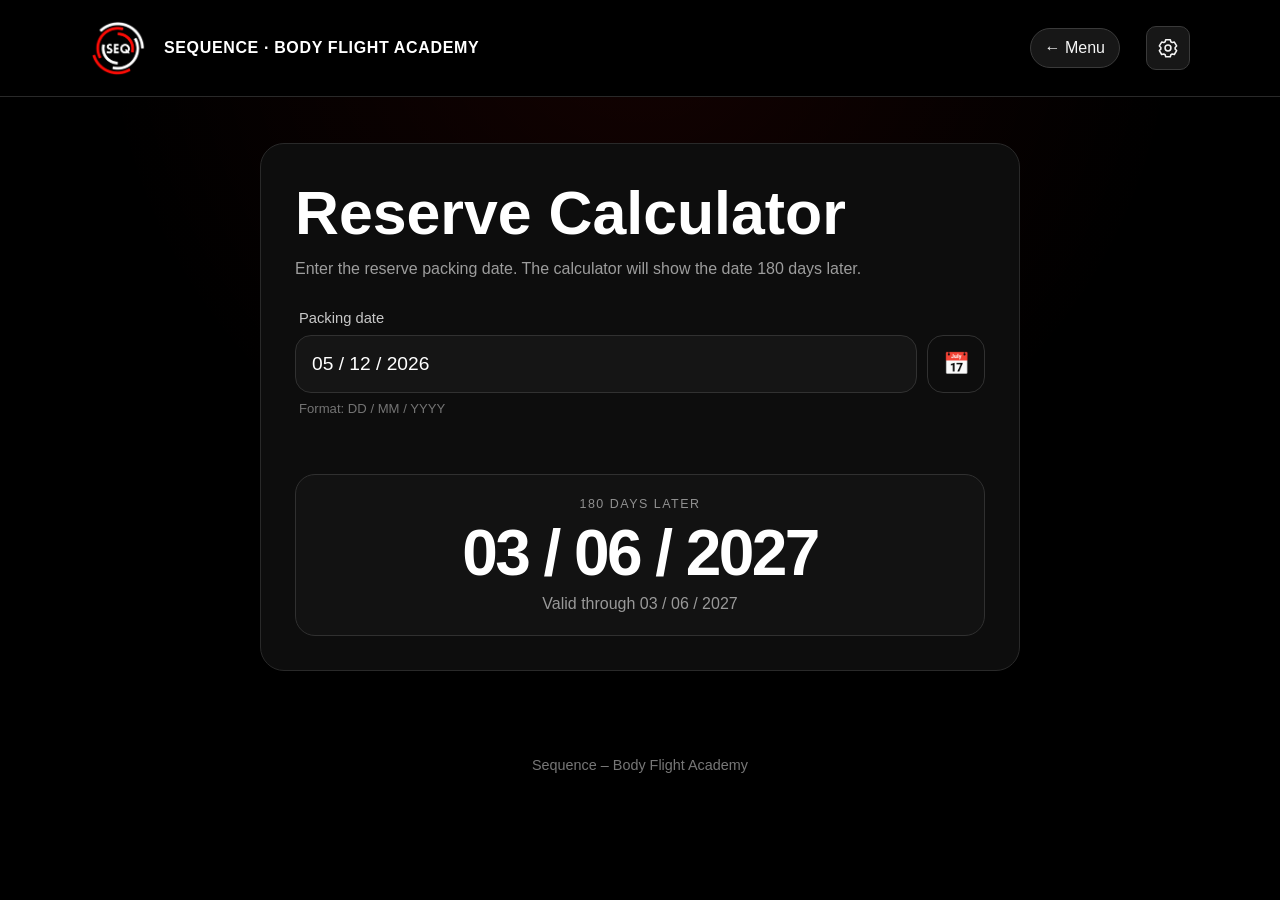
<file: reserve-calculator.html>
<!doctype html>
<html lang="en">
<head>
  <meta charset="utf-8">
  <meta name="viewport" content="width=device-width, initial-scale=1">
  <meta name="theme-color" content="#000000">
  <title>Reserve Calculator | Sequence</title>
  <link rel="stylesheet" href="style.css">
  <link rel="stylesheet" href="settings.css">
  <script src="settings-translations.js" defer></script>
  <script src="settings.js" defer></script>
  <script>try { document.documentElement.dataset.theme = localStorage.getItem("sequence-theme") === "light" ? "light" : "dark"; } catch { document.documentElement.dataset.theme = "dark"; }</script>

  <style>
    .reserve-wrap {
      width: min(760px, 100%);
      margin: 28px auto 0;
    }

    .reserve-card {
      background: #0d0d0d;
      border: 1px solid #292929;
      border-radius: 24px;
      padding: clamp(20px, 5vw, 34px);
      margin-bottom: 22px;
    }

    .reserve-card h1 {
      margin: 0 0 8px;
      font-size: clamp(2rem, 6vw, 3.8rem);
    }

    .reserve-card .intro {
      margin: 0 0 28px;
      color: #9d9d9d;
      line-height: 1.6;
    }

    .date-label {
      display: block;
      margin: 0 0 9px 4px;
      color: #c8c8c8;
      font-size: .92rem;
    }

    .date-row {
      display: grid;
      grid-template-columns: 1fr auto;
      gap: 10px;
      align-items: stretch;
    }

    .date-text {
      width: 100%;
      min-height: 58px;
      border: 1px solid #313131;
      border-radius: 16px;
      background: #151515;
      color: #fff;
      font-size: 1.2rem;
      padding: 12px 16px;
      outline: none;
    }

    .date-text:focus {
      border-color: #ff1a13;
      box-shadow: 0 0 0 3px rgba(255,26,19,.12);
    }

    .calendar-wrap {
      position: relative;
      width: 58px;
      min-width: 58px;
      height: 58px;
    }

    .calendar-icon {
      position: absolute;
      inset: 0;
      display: flex;
      align-items: center;
      justify-content: center;
      font-size: 1.35rem;
      pointer-events: none;
      z-index: 1;
    }

    .calendar-input {
      position: absolute;
      inset: 0;
      width: 58px;
      height: 58px;
      border-radius: 16px;
      border: 1px solid #313131;
      background: transparent;
      color: transparent;
      padding: 0;
      cursor: pointer;
      outline: none;
      font-size: 0;
      z-index: 2;
    }

    .calendar-input:focus {
      border-color: #ff1a13;
      box-shadow: 0 0 0 3px rgba(255,26,19,.12);
    }

    .calendar-input::-webkit-calendar-picker-indicator {
      width: 100%;
      height: 100%;
      margin: 0;
      padding: 0;
      cursor: pointer;
      opacity: 0;
    }

    .calendar-input::-webkit-datetime-edit,
    .calendar-input::-webkit-datetime-edit-fields-wrapper,
    .calendar-input::-webkit-datetime-edit-text,
    .calendar-input::-webkit-datetime-edit-month-field,
    .calendar-input::-webkit-datetime-edit-day-field,
    .calendar-input::-webkit-datetime-edit-year-field {
      display: none;
    }

    .hint {
      margin: 8px 4px 0;
      color: #747474;
      font-size: .82rem;
    }

    .error {
      min-height: 22px;
      margin-top: 8px;
      color: #ff7777;
      font-size: .88rem;
    }

    .result-card {
      margin-top: 28px;
      padding: 22px;
      border-radius: 20px;
      border: 1px solid #303030;
      background: #121212;
      text-align: center;
      transition: border-color .2s ease, background .2s ease;
    }

    .result-label {
      color: #909090;
      text-transform: uppercase;
      letter-spacing: .12em;
      font-size: .78rem;
      margin-bottom: 10px;
    }

    .result-date {
      font-size: clamp(2rem, 8vw, 4rem);
      font-weight: 900;
      line-height: 1;
      letter-spacing: -.04em;
    }

    .result-sub {
      margin-top: 10px;
      color: #999;
    }

    .result-card.expired {
      border-color: #a52b2b;
      background: rgba(130, 20, 20, .16);
    }

    .result-card.expired .result-date,
    .result-card.expired .result-sub {
      color: #ff5d5d;
    }

    .result-card.soon {
      border-color: #b56a16;
      background: rgba(181, 106, 22, .14);
    }

    .result-card.soon .result-date,
    .result-card.soon .result-sub {
      color: #ffad42;
    }

    .expired-badge,
    .soon-badge {
      display: none;
      margin: 14px auto 0;
      width: fit-content;
      padding: 7px 13px;
      border-radius: 999px;
      color: #fff;
      font-weight: 900;
      letter-spacing: .08em;
      font-size: .82rem;
    }

    .expired-badge {
      background: #a52323;
    }

    .soon-badge {
      background: #b56a16;
    }

    .result-card.expired .expired-badge {
      display: block;
    }

    .result-card.soon .soon-badge {
      display: block;
    }

    @media (max-width: 520px) {
      .date-row {
        grid-template-columns: 1fr 58px;
      }

      .reserve-card {
        border-radius: 18px;
      }
    }
  </style>
</head>

<body>
  <header class="inner-header">
    <img src="assets/sequence-icon.png" alt="Sequence">
    <div class="brand-name">SEQUENCE · BODY FLIGHT ACADEMY</div>
    <a class="back-link" href="index.html">← Menu</a>
  </header>

  <main class="page-shell">
    <div class="reserve-wrap">
      <section class="reserve-card">
        <h1>Reserve Calculator</h1>
        <p class="intro">Enter the reserve packing date. The calculator will show the date 180 days later.</p>

        <label class="date-label" for="packingDateText">Packing date</label>

        <div class="date-row">
          <input
            id="packingDateText"
            class="date-text"
            type="text"
            inputmode="numeric"
            autocomplete="off"
            placeholder="DD / MM / YYYY"
            aria-describedby="dateHint dateError">

          <div class="calendar-wrap">
            <span class="calendar-icon" aria-hidden="true">📅</span>
            <input id="packingDateCalendar" class="calendar-input" type="date" aria-label="Choose packing date from calendar">
          </div>
        </div>

        <div class="hint" id="dateHint">Format: DD / MM / YYYY</div>
        <div class="error" id="dateError" aria-live="polite"></div>

        <div class="result-card" id="resultCard" aria-live="polite">
          <div class="result-label">180 days later</div>
          <div class="result-date" id="resultDate">—</div>
          <div class="result-sub" id="resultSub">Select a valid date.</div>
          <div class="expired-badge">EXPIRED</div>
          <div class="soon-badge">EXPIRES SOON</div>
        </div>
      </section>
    </div>
  </main>

  <footer>Sequence – Body Flight Academy</footer>

  <script>
    (() => {
      const textInput = document.getElementById('packingDateText');
      const calendarInput = document.getElementById('packingDateCalendar');
      const resultCard = document.getElementById('resultCard');
      const resultDate = document.getElementById('resultDate');
      const resultSub = document.getElementById('resultSub');
      const dateError = document.getElementById('dateError');

      function pad2(n) {
        return String(n).padStart(2, '0');
      }

      function formatDMY(date) {
        return `${pad2(date.getDate())} / ${pad2(date.getMonth() + 1)} / ${date.getFullYear()}`;
      }

      function formatISO(date) {
        return `${date.getFullYear()}-${pad2(date.getMonth() + 1)}-${pad2(date.getDate())}`;
      }

      function localToday() {
        const now = new Date();
        return new Date(now.getFullYear(), now.getMonth(), now.getDate());
      }

      function parseDMY(value) {
        const match = value.trim().match(/^(\d{1,2})\s*[\/.\-\s]\s*(\d{1,2})\s*[\/.\-\s]\s*(\d{4})$/);
        if (!match) return null;

        const day = Number(match[1]);
        const month = Number(match[2]);
        const year = Number(match[3]);

        const date = new Date(year, month - 1, day);

        if (
          date.getFullYear() !== year ||
          date.getMonth() !== month - 1 ||
          date.getDate() !== day
        ) {
          return null;
        }

        return date;
      }

      function add180Days(date) {
        const result = new Date(date.getFullYear(), date.getMonth(), date.getDate());
        result.setDate(result.getDate() + 180);
        return result;
      }

      function updateResult(date) {
        if (!date) {
          resultDate.textContent = '—';
          resultSub.textContent = 'Select a valid date.';
          resultCard.classList.remove('expired', 'soon');
          return;
        }

        const expiry = add180Days(date);
        const today = localToday();
        const oneDay = 24 * 60 * 60 * 1000;
        const daysRemaining = Math.ceil((expiry - today) / oneDay);
        const expired = expiry < today;
        const expiresSoon = !expired && daysRemaining <= 30;

        resultDate.textContent = formatDMY(expiry);
        resultCard.classList.remove('expired', 'soon');

        if (expired) {
          const daysAgo = Math.abs(daysRemaining);
          resultSub.textContent = `Expired ${daysAgo} day${daysAgo === 1 ? '' : 's'} ago`;
          resultCard.classList.add('expired');
        } else if (expiresSoon) {
          resultSub.textContent = `Expires in ${daysRemaining} day${daysRemaining === 1 ? '' : 's'}`;
          resultCard.classList.add('soon');
        } else {
          resultSub.textContent = `Valid through ${formatDMY(expiry)}`;
        }
      }

      function applyDate(date) {
        textInput.value = formatDMY(date);
        calendarInput.value = formatISO(date);
        dateError.textContent = '';
        updateResult(date);
      }

      textInput.addEventListener('input', () => {
        const date = parseDMY(textInput.value);

        if (!textInput.value.trim()) {
          dateError.textContent = '';
          calendarInput.value = '';
          updateResult(null);
          return;
        }

        if (!date) {
          dateError.textContent = 'Please enter a valid date in DD / MM / YYYY format.';
          resultDate.textContent = '—';
          resultSub.textContent = 'Invalid date.';
          resultCard.classList.remove('expired', 'soon');
          return;
        }

        dateError.textContent = '';
        calendarInput.value = formatISO(date);
        updateResult(date);
      });

      textInput.addEventListener('blur', () => {
        const date = parseDMY(textInput.value);
        if (date) textInput.value = formatDMY(date);
      });

      calendarInput.addEventListener('change', () => {
        if (!calendarInput.value) return;

        const [year, month, day] = calendarInput.value.split('-').map(Number);
        const date = new Date(year, month - 1, day);
        applyDate(date);
      });

      // Default to today's local calendar date.
      applyDate(localToday());
    })();
  </script>
</body>
</html>
</file>
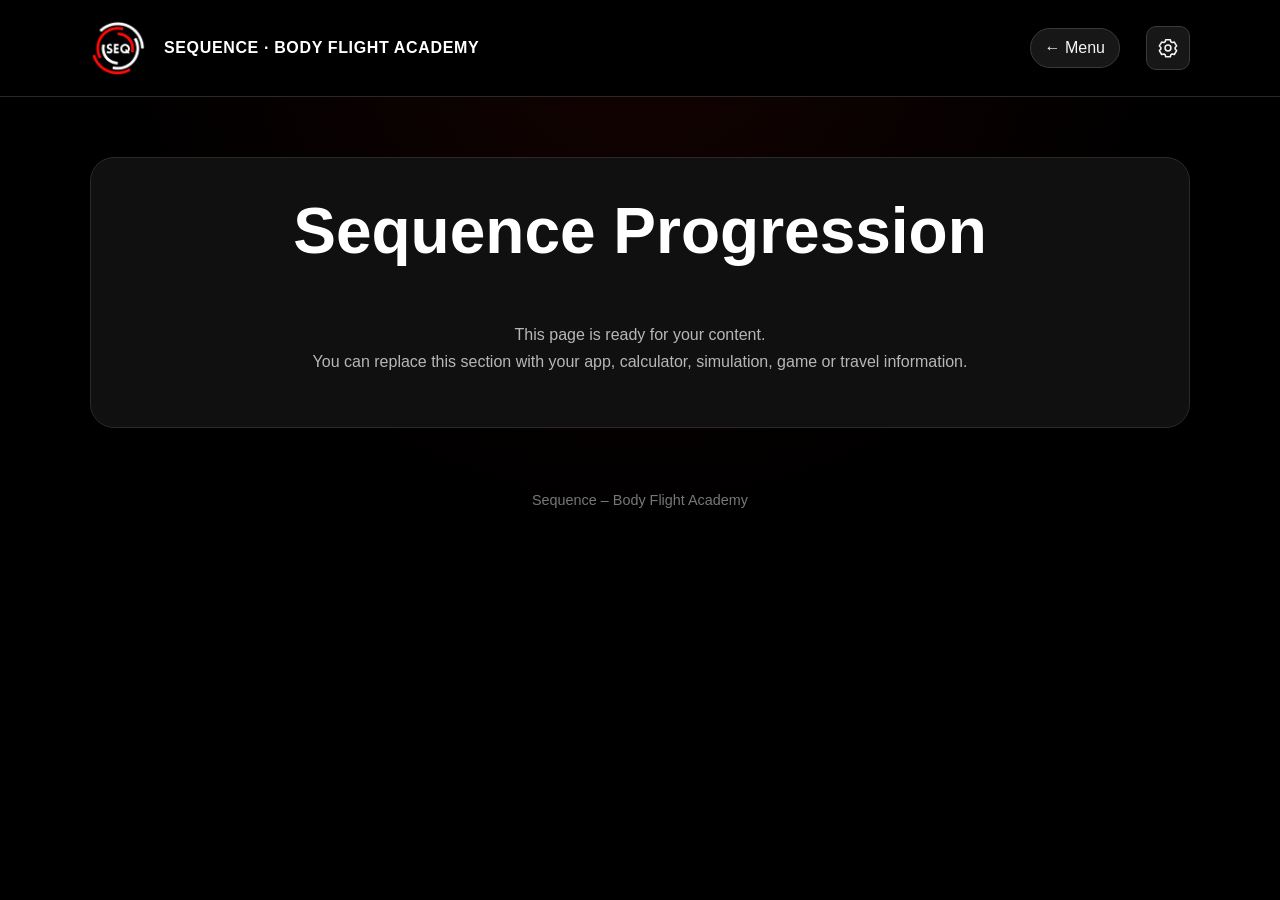
<file: sequence-progression.html>
<!doctype html>
<html lang="en">
<head>
  <meta charset="utf-8">
  <meta name="viewport" content="width=device-width, initial-scale=1">
  <meta name="theme-color" content="#000000">
  <title>Sequence Progression | Sequence</title>
  <link rel="stylesheet" href="style.css">
  <link rel="stylesheet" href="settings.css">
  <script src="settings-translations.js" defer></script>
  <script src="settings.js" defer></script>
  <script>try { document.documentElement.dataset.theme = localStorage.getItem("sequence-theme") === "light" ? "light" : "dark"; } catch { document.documentElement.dataset.theme = "dark"; }</script>
</head>
<body>
  <header class="inner-header">
    <img src="assets/sequence-icon.png" alt="Sequence">
    <div class="brand-name">SEQUENCE · BODY FLIGHT ACADEMY</div>
    <a class="back-link" href="index.html">← Menu</a>
  </header>
  <main class="page-shell">
    <section class="placeholder">
      <h1>Sequence Progression</h1>
      <p>This page is ready for your content.<br>You can replace this section with your app, calculator, simulation, game or travel information.</p>
    </section>
  </main>
  <footer>Sequence – Body Flight Academy</footer>
</body>
</html>
</file>
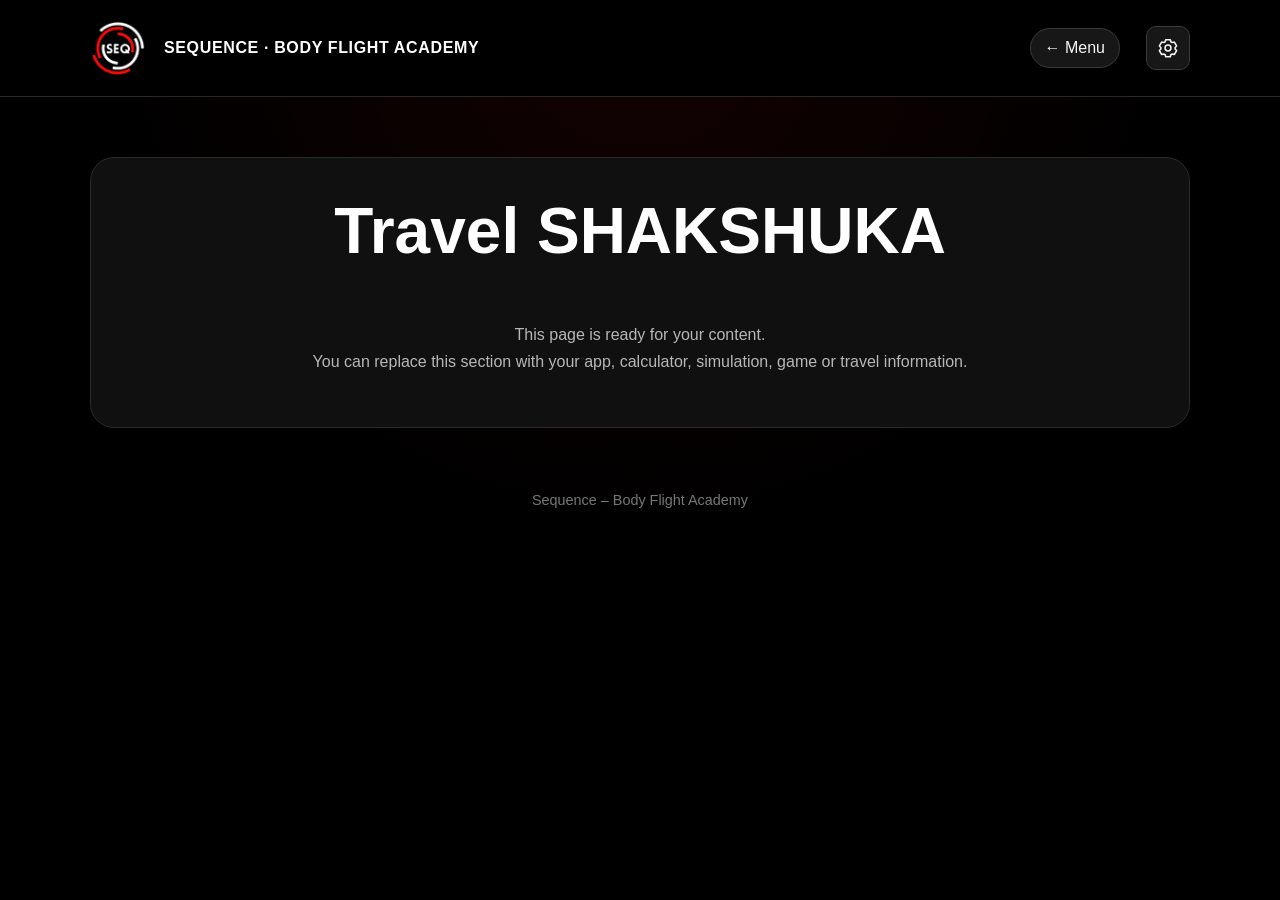
<file: travel-shakshuka.html>
<!doctype html>
<html lang="en">
<head>
  <meta charset="utf-8">
  <meta name="viewport" content="width=device-width, initial-scale=1">
  <meta name="theme-color" content="#000000">
  <title>Travel SHAKSHUKA | Sequence</title>
  <link rel="stylesheet" href="style.css">
  <link rel="stylesheet" href="settings.css">
  <script src="settings-translations.js" defer></script>
  <script src="settings.js" defer></script>
  <script>try { document.documentElement.dataset.theme = localStorage.getItem("sequence-theme") === "light" ? "light" : "dark"; } catch { document.documentElement.dataset.theme = "dark"; }</script>
</head>
<body>
  <header class="inner-header">
    <img src="assets/sequence-icon.png" alt="Sequence">
    <div class="brand-name">SEQUENCE · BODY FLIGHT ACADEMY</div>
    <a class="back-link" href="index.html">← Menu</a>
  </header>
  <main class="page-shell">
    <section class="placeholder">
      <h1>Travel SHAKSHUKA</h1>
      <p>This page is ready for your content.<br>You can replace this section with your app, calculator, simulation, game or travel information.</p>
    </section>
  </main>
  <footer>Sequence – Body Flight Academy</footer>
</body>
</html>
</file>
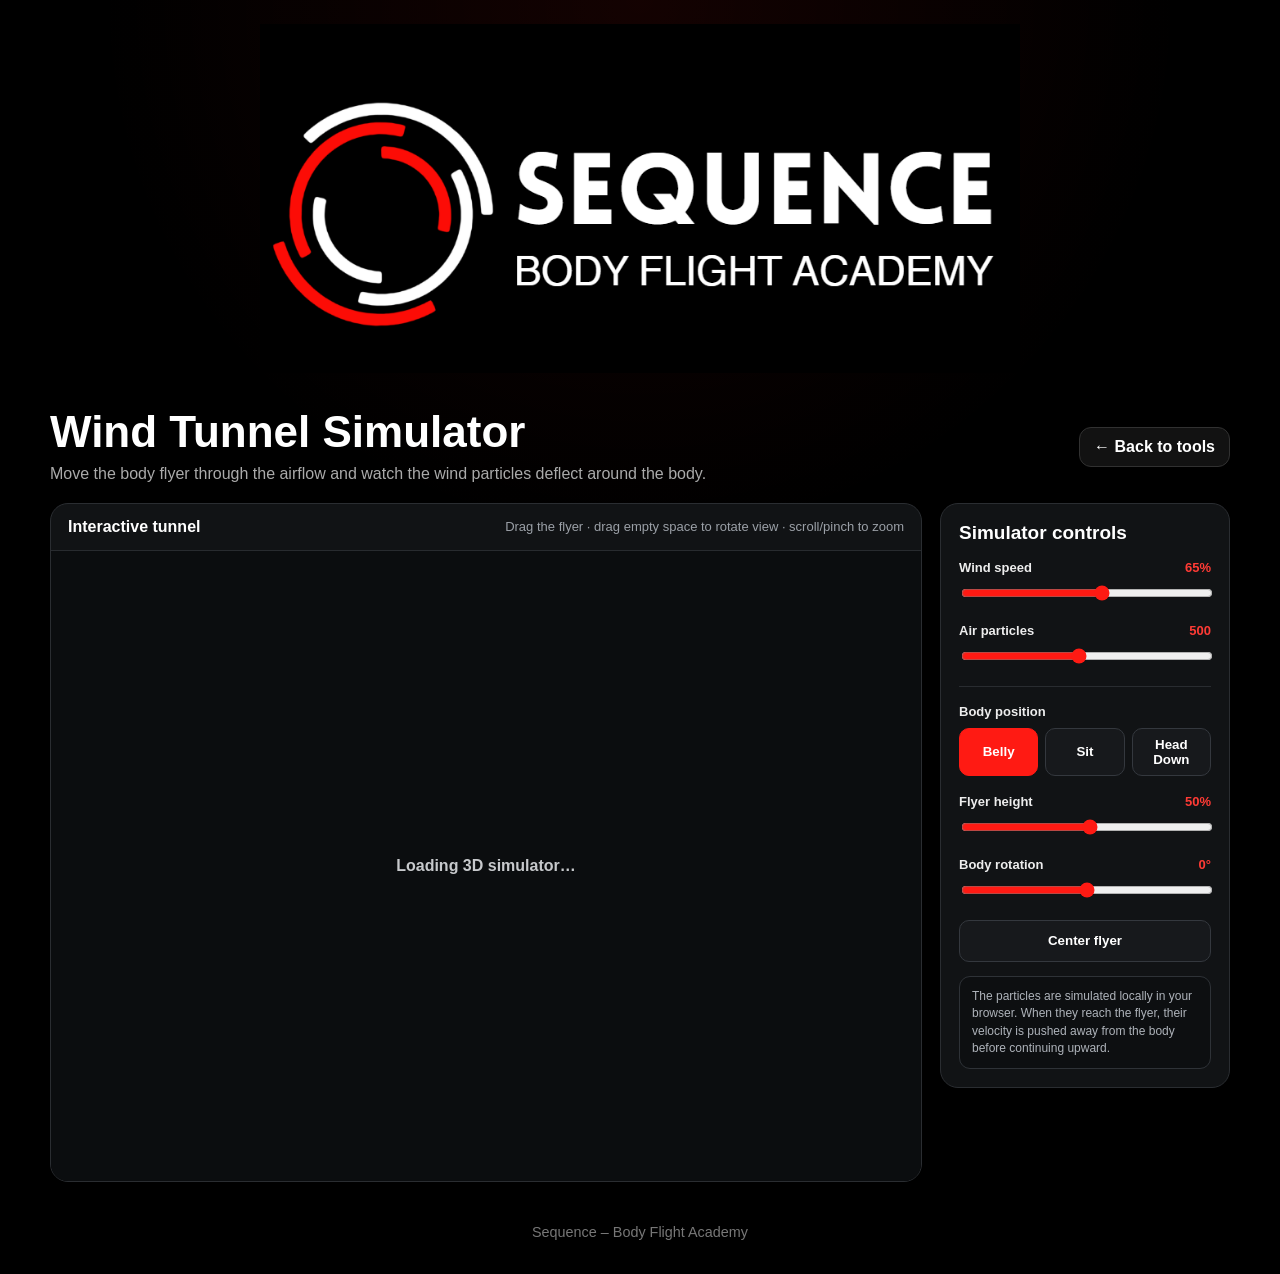
<file: wind-tunnel-simulator.html>
<!doctype html>
<html lang="en">
<head>
  <meta charset="utf-8">
  <meta name="viewport" content="width=device-width, initial-scale=1">
  <meta name="theme-color" content="#000000">
  <title>Wind Tunnel Simulator – Sequence</title>
  <link rel="stylesheet" href="style.css">
  <style>
    .wt-page {
      width: min(1180px, calc(100% - 28px));
      margin: 0 auto;
      padding: 26px 0 42px;
    }

    .wt-topbar {
      display: flex;
      align-items: center;
      justify-content: space-between;
      gap: 16px;
      margin-bottom: 18px;
      flex-wrap: wrap;
    }

    .wt-back {
      display: inline-flex;
      align-items: center;
      gap: 8px;
      color: #fff;
      text-decoration: none;
      border: 1px solid #313131;
      background: #121212;
      border-radius: 12px;
      padding: 10px 14px;
      font-weight: 700;
    }

    .wt-title {
      margin: 0;
      font-size: clamp(28px, 4vw, 44px);
      line-height: 1.05;
    }

    .wt-subtitle {
      color: #aaa;
      margin: 7px 0 0;
      max-width: 720px;
      line-height: 1.45;
    }

    .wt-layout {
      display: grid;
      grid-template-columns: minmax(0, 1fr) 290px;
      gap: 18px;
      align-items: start;
    }

    .wt-stage-card,
    .wt-controls {
      background: #111315;
      border: 1px solid #2a2d31;
      border-radius: 18px;
    }

    .wt-stage-card {
      overflow: hidden;
    }

    .wt-stage-head {
      padding: 14px 17px;
      border-bottom: 1px solid #282b2f;
      display: flex;
      justify-content: space-between;
      gap: 14px;
      align-items: center;
      flex-wrap: wrap;
    }

    .wt-stage-head strong {
      font-size: 16px;
    }

    .wt-hint {
      font-size: 13px;
      color: #9ba0a7;
    }

    #tunnelCanvasWrap {
      height: min(70vh, 720px);
      min-height: 520px;
      position: relative;
      background:
        radial-gradient(circle at 50% 45%, rgba(255,255,255,.05), transparent 43%),
        linear-gradient(#0b0d0f, #090a0b);
      touch-action: none;
    }

    #tunnelCanvasWrap canvas {
      width: 100%;
      height: 100%;
      display: block;
    }

    .wt-overlay {
      position: absolute;
      left: 13px;
      bottom: 13px;
      display: flex;
      gap: 8px;
      flex-wrap: wrap;
      pointer-events: none;
    }

    .wt-chip {
      border: 1px solid #34383e;
      background: rgba(8,9,10,.78);
      backdrop-filter: blur(7px);
      border-radius: 999px;
      padding: 7px 10px;
      font-size: 12px;
      color: #d5d7da;
    }

    .wt-controls {
      padding: 18px;
      position: sticky;
      top: 14px;
    }

    .wt-controls h2 {
      margin: 0 0 16px;
      font-size: 19px;
    }

    .wt-group {
      margin-bottom: 18px;
    }

    .wt-group:last-child {
      margin-bottom: 0;
    }

    .wt-label-row {
      display: flex;
      justify-content: space-between;
      align-items: baseline;
      gap: 12px;
      margin-bottom: 8px;
    }

    .wt-label-row label,
    .wt-group-title {
      font-size: 13px;
      font-weight: 800;
      color: #ededed;
    }

    .wt-value {
      color: #ff3b35;
      font-size: 13px;
      font-weight: 800;
    }

    .wt-range {
      width: 100%;
      accent-color: #ff1a13;
    }

    .wt-buttons {
      display: grid;
      grid-template-columns: repeat(3, 1fr);
      gap: 7px;
    }

    .wt-btn {
      appearance: none;
      border: 1px solid #34383e;
      background: #17191c;
      color: #fff;
      border-radius: 10px;
      min-height: 42px;
      padding: 8px 7px;
      font-weight: 800;
      cursor: pointer;
    }

    .wt-btn:hover {
      border-color: #555b64;
    }

    .wt-btn.active {
      background: #ff1a13;
      border-color: #ff1a13;
    }

    .wt-btn.wide {
      width: 100%;
    }

    .wt-divider {
      border: 0;
      border-top: 1px solid #292c30;
      margin: 17px 0;
    }

    .wt-status {
      margin-top: 14px;
      padding: 11px 12px;
      border-radius: 11px;
      border: 1px solid #2e3237;
      background: #0d0f11;
      color: #aeb3ba;
      font-size: 12px;
      line-height: 1.45;
    }

    .wt-loading {
      position: absolute;
      inset: 0;
      display: grid;
      place-items: center;
      color: #c7c9cc;
      font-weight: 700;
      background: #0b0d0f;
      z-index: 5;
    }

    .wt-loading.hidden {
      display: none;
    }

    @media (max-width: 860px) {
      .wt-layout {
        grid-template-columns: 1fr;
      }

      .wt-controls {
        position: static;
      }

      #tunnelCanvasWrap {
        height: 62vh;
        min-height: 480px;
      }
    }

    @media (max-width: 560px) {
      .wt-page {
        width: min(100% - 18px, 1180px);
        padding-top: 16px;
      }

      #tunnelCanvasWrap {
        min-height: 430px;
        height: 58vh;
      }

      .wt-controls {
        padding: 14px;
      }

      .wt-buttons {
        grid-template-columns: 1fr 1fr 1fr;
      }
    }
  </style>
</head>
<body>
  <header class="site-header">
    <img class="brand-logo" src="assets/sequence-logo.png" alt="Sequence Body Flight Academy">
  </header>

  <main class="wt-page">
    <div class="wt-topbar">
      <div>
        <h1 class="wt-title">Wind Tunnel Simulator</h1>
        <p class="wt-subtitle">
          Move the body flyer through the airflow and watch the wind particles deflect around the body.
        </p>
      </div>
      <a class="wt-back" href="index.html">← Back to tools</a>
    </div>

    <div class="wt-layout">
      <section class="wt-stage-card">
        <div class="wt-stage-head">
          <strong>Interactive tunnel</strong>
          <span class="wt-hint">Drag the flyer · drag empty space to rotate view · scroll/pinch to zoom</span>
        </div>

        <div id="tunnelCanvasWrap">
          <div id="loading" class="wt-loading">Loading 3D simulator…</div>
          <div class="wt-overlay">
            <span class="wt-chip">Airflow ↑</span>
            <span class="wt-chip" id="poseChip">Pose: Belly</span>
            <span class="wt-chip" id="speedChip">Wind: 65%</span>
          </div>
        </div>
      </section>

      <aside class="wt-controls">
        <h2>Simulator controls</h2>

        <div class="wt-group">
          <div class="wt-label-row">
            <label for="windSpeed">Wind speed</label>
            <span class="wt-value" id="windSpeedValue">65%</span>
          </div>
          <input class="wt-range" id="windSpeed" type="range" min="20" max="100" value="65">
        </div>

        <div class="wt-group">
          <div class="wt-label-row">
            <label for="particleDensity">Air particles</label>
            <span class="wt-value" id="particleValue">500</span>
          </div>
          <input class="wt-range" id="particleDensity" type="range" min="150" max="900" step="50" value="500">
        </div>

        <hr class="wt-divider">

        <div class="wt-group">
          <div class="wt-group-title" style="margin-bottom:9px">Body position</div>
          <div class="wt-buttons">
            <button class="wt-btn active" type="button" data-pose="belly">Belly</button>
            <button class="wt-btn" type="button" data-pose="sit">Sit</button>
            <button class="wt-btn" type="button" data-pose="headdown">Head Down</button>
          </div>
        </div>

        <div class="wt-group">
          <div class="wt-label-row">
            <label for="bodyHeight">Flyer height</label>
            <span class="wt-value" id="heightValue">50%</span>
          </div>
          <input class="wt-range" id="bodyHeight" type="range" min="12" max="86" value="50">
        </div>

        <div class="wt-group">
          <div class="wt-label-row">
            <label for="bodyRotation">Body rotation</label>
            <span class="wt-value" id="rotationValue">0°</span>
          </div>
          <input class="wt-range" id="bodyRotation" type="range" min="-180" max="180" value="0">
        </div>

        <button class="wt-btn wide" type="button" id="centerFlyer">Center flyer</button>

        <div class="wt-status">
          The particles are simulated locally in your browser. When they reach the flyer,
          their velocity is pushed away from the body before continuing upward.
        </div>
      </aside>
    </div>
  </main>

  <footer>Sequence – Body Flight Academy</footer>


  <script>
    window.addEventListener('error', (event) => {
      const loading = document.getElementById('loading');
      if (loading && !loading.classList.contains('hidden')) {
        loading.textContent = 'Could not load the 3D simulator. Please refresh the page.';
      }
      console.error('Wind Tunnel Simulator error:', event.error || event.message);
    });
    window.addEventListener('unhandledrejection', (event) => {
      const loading = document.getElementById('loading');
      if (loading && !loading.classList.contains('hidden')) {
        loading.textContent = 'Could not load the 3D simulator. Please refresh the page.';
      }
      console.error('Wind Tunnel Simulator promise error:', event.reason);
    });
  </script>

  <script type="module">
    import * as THREE from 'https://esm.sh/three@0.180.0';
    import { OrbitControls } from 'https://esm.sh/three@0.180.0/examples/jsm/controls/OrbitControls.js';

    const wrap = document.getElementById('tunnelCanvasWrap');
    const loading = document.getElementById('loading');

    const scene = new THREE.Scene();
    scene.background = new THREE.Color(0x090b0d);
    scene.fog = new THREE.Fog(0x090b0d, 10, 24);

    const camera = new THREE.PerspectiveCamera(42, 1, 0.1, 100);
    camera.position.set(7.8, 5.8, 10.4);

    const renderer = new THREE.WebGLRenderer({ antialias: true, alpha: false });
    renderer.setPixelRatio(Math.min(devicePixelRatio, 2));
    renderer.shadowMap.enabled = true;
    renderer.shadowMap.type = THREE.PCFSoftShadowMap;
    wrap.prepend(renderer.domElement);

    const controls = new OrbitControls(camera, renderer.domElement);
    controls.enableDamping = true;
    controls.target.set(0, 4.2, 0);
    controls.minDistance = 6;
    controls.maxDistance = 20;
    controls.maxPolarAngle = Math.PI * 0.9;

    scene.add(new THREE.HemisphereLight(0xffffff, 0x30343a, 1.65));

    const key = new THREE.DirectionalLight(0xffffff, 2.2);
    key.position.set(5, 10, 7);
    key.castShadow = true;
    scene.add(key);

    const redLight = new THREE.PointLight(0xff1a13, 10, 15);
    redLight.position.set(-4, 4, 3);
    scene.add(redLight);

    // Tunnel
    const tunnelRadius = 3.25;
    const tunnelHeight = 8.6;

    const floor = new THREE.Mesh(
      new THREE.CylinderGeometry(tunnelRadius, tunnelRadius, 0.22, 64),
      new THREE.MeshStandardMaterial({ color: 0x181b1f, metalness: 0.55, roughness: 0.55 })
    );
    floor.position.y = 0;
    floor.receiveShadow = true;
    scene.add(floor);

    const ringMaterial = new THREE.MeshStandardMaterial({
      color: 0x4d535b,
      metalness: 0.7,
      roughness: 0.35
    });

    [0.15, 2.2, 4.4, 6.6, 8.45].forEach(y => {
      const ring = new THREE.Mesh(
        new THREE.TorusGeometry(tunnelRadius, 0.045, 8, 72),
        ringMaterial
      );
      ring.rotation.x = Math.PI / 2;
      ring.position.y = y;
      scene.add(ring);
    });

    const wall = new THREE.Mesh(
      new THREE.CylinderGeometry(tunnelRadius, tunnelRadius, tunnelHeight, 64, 1, true),
      new THREE.MeshPhysicalMaterial({
        color: 0xbfd8ef,
        transparent: true,
        opacity: 0.075,
        roughness: 0.15,
        metalness: 0,
        side: THREE.DoubleSide,
        depthWrite: false
      })
    );
    wall.position.y = tunnelHeight / 2;
    scene.add(wall);

    // Grid fan at bottom.
    const fanGrid = new THREE.GridHelper(tunnelRadius * 1.75, 16, 0x555b63, 0x25292e);
    fanGrid.position.y = 0.13;
    scene.add(fanGrid);

    // Flyer model
    const flyer = new THREE.Group();
    flyer.position.set(0, 4.1, 0);
    scene.add(flyer);

    const skinMat = new THREE.MeshStandardMaterial({ color: 0xe8c5ad, roughness: 0.72 });
    const suitMat = new THREE.MeshStandardMaterial({ color: 0xe3221b, roughness: 0.62 });
    const darkMat = new THREE.MeshStandardMaterial({ color: 0x17191c, roughness: 0.48 });

    const collisionParts = [];

    function addPart(parent, geometry, material, position, rotation, scale, collisionRadius = 0) {
      const mesh = new THREE.Mesh(geometry, material);
      mesh.position.copy(position);
      if (rotation) mesh.rotation.set(rotation.x, rotation.y, rotation.z);
      if (scale) mesh.scale.copy(scale);
      mesh.castShadow = true;
      mesh.receiveShadow = true;
      parent.add(mesh);
      if (collisionRadius > 0) collisionParts.push({ mesh, radius: collisionRadius });
      return mesh;
    }

    const torso = addPart(
      flyer,
      new THREE.CapsuleGeometry(0.48, 1.05, 7, 14),
      suitMat,
      new THREE.Vector3(0, 0, 0),
      new THREE.Euler(0, 0, 0),
      new THREE.Vector3(1, 1, 0.7),
      0.68
    );

    const head = addPart(
      flyer,
      new THREE.SphereGeometry(0.36, 22, 18),
      skinMat,
      new THREE.Vector3(0, 1.18, 0),
      null,
      null,
      0.40
    );

    const helmet = addPart(
      flyer,
      new THREE.SphereGeometry(0.38, 22, 18, 0, Math.PI * 2, 0, Math.PI * 0.63),
      darkMat,
      new THREE.Vector3(0, 1.20, 0),
      new THREE.Euler(Math.PI, 0, 0),
      null,
      0
    );

    const limbGeo = new THREE.CapsuleGeometry(0.15, 0.92, 6, 10);

    const leftArm = addPart(
      flyer, limbGeo, suitMat,
      new THREE.Vector3(-0.85, 0.28, 0),
      new THREE.Euler(0, 0, Math.PI / 2.8),
      null, 0.25
    );
    const rightArm = addPart(
      flyer, limbGeo, suitMat,
      new THREE.Vector3(0.85, 0.28, 0),
      new THREE.Euler(0, 0, -Math.PI / 2.8),
      null, 0.25
    );
    const leftLeg = addPart(
      flyer, limbGeo, suitMat,
      new THREE.Vector3(-0.35, -1.05, 0),
      new THREE.Euler(0, 0, 0.25),
      new THREE.Vector3(1.12, 1.05, 1.12), 0.28
    );
    const rightLeg = addPart(
      flyer, limbGeo, suitMat,
      new THREE.Vector3(0.35, -1.05, 0),
      new THREE.Euler(0, 0, -0.25),
      new THREE.Vector3(1.12, 1.05, 1.12), 0.28
    );

    const bodyPieces = { torso, head, helmet, leftArm, rightArm, leftLeg, rightLeg };

    let currentPose = 'belly';

    function applyPose(pose) {
      currentPose = pose;

      // Reset local positions/rotations.
      torso.position.set(0, 0, 0);
      torso.rotation.set(0, 0, 0);

      head.position.set(0, 1.18, 0);
      helmet.position.set(0, 1.20, 0);

      leftArm.position.set(-0.85, 0.28, 0);
      rightArm.position.set(0.85, 0.28, 0);
      leftLeg.position.set(-0.35, -1.05, 0);
      rightLeg.position.set(0.35, -1.05, 0);

      leftArm.rotation.set(0, 0, Math.PI / 2.8);
      rightArm.rotation.set(0, 0, -Math.PI / 2.8);
      leftLeg.rotation.set(0, 0, 0.25);
      rightLeg.rotation.set(0, 0, -0.25);

      flyer.rotation.x = 0;

      if (pose === 'belly') {
        // Horizontal body, belly toward the floor / incoming air.
        flyer.rotation.x = Math.PI / 2;
        leftArm.rotation.z = Math.PI / 2.35;
        rightArm.rotation.z = -Math.PI / 2.35;
        leftLeg.rotation.z = 0.45;
        rightLeg.rotation.z = -0.45;
      } else if (pose === 'sit') {
        flyer.rotation.x = 0;
        torso.rotation.x = 0;
        leftLeg.position.set(-0.42, -0.95, 0.38);
        rightLeg.position.set(0.42, -0.95, 0.38);
        leftLeg.rotation.x = 0.78;
        rightLeg.rotation.x = 0.78;
        leftArm.rotation.z = Math.PI / 2.25;
        rightArm.rotation.z = -Math.PI / 2.25;
      } else if (pose === 'headdown') {
        flyer.rotation.x = Math.PI;
        leftArm.rotation.z = Math.PI / 2.6;
        rightArm.rotation.z = -Math.PI / 2.6;
        leftLeg.rotation.z = 0.15;
        rightLeg.rotation.z = -0.15;
      }

      document.getElementById('poseChip').textContent =
        'Pose: ' + (pose === 'headdown' ? 'Head Down' : pose.charAt(0).toUpperCase() + pose.slice(1));
    }

    applyPose('belly');

    // Airflow streaks
    let particleCount = 500;
    let windStrength = 0.65;
    let particlePositions;
    let particleVelocities;
    let particleGeometry = null;
    let particles = null;

    const particleMaterial = new THREE.LineBasicMaterial({
      color: 0x9fe9ff,
      transparent: true,
      opacity: 0.82,
      depthWrite: false,
      blending: THREE.AdditiveBlending
    });

    function randomInDisc(radius) {
      const a = Math.random() * Math.PI * 2;
      const r = Math.sqrt(Math.random()) * radius;
      return [Math.cos(a) * r, Math.sin(a) * r];
    }

    function resetParticle(i, randomY = false) {
      const [x, z] = randomInDisc(tunnelRadius * 0.88);
      const i3 = i * 3;

      particlePositions[i3] = x;
      particlePositions[i3 + 1] = randomY
        ? Math.random() * tunnelHeight
        : 0.22 + Math.random() * 0.18;
      particlePositions[i3 + 2] = z;

      particleVelocities[i3] = (Math.random() - 0.5) * 0.004;
      particleVelocities[i3 + 1] = 0.042 + Math.random() * 0.012;
      particleVelocities[i3 + 2] = (Math.random() - 0.5) * 0.004;
    }

    function buildParticles(count) {
      particleCount = count;

      if (particles) {
        scene.remove(particles);
      }
      if (particleGeometry) {
        particleGeometry.dispose();
      }

      particlePositions = new Float32Array(count * 3);
      particleVelocities = new Float32Array(count * 3);

      for (let i = 0; i < count; i++) resetParticle(i, true);

      // Two vertices per airflow streak.
      particleGeometry = new THREE.BufferGeometry();
      particleGeometry.setAttribute(
        'position',
        new THREE.BufferAttribute(new Float32Array(count * 6), 3)
      );

      particles = new THREE.LineSegments(particleGeometry, particleMaterial);
      particles.frustumCulled = false;
      scene.add(particles);

      updateLineGeometry();
    }

    function updateLineGeometry() {
      const lineArray = particleGeometry.attributes.position.array;

      for (let i = 0; i < particleCount; i++) {
        const i3 = i * 3;
        const i6 = i * 6;

        const x = particlePositions[i3];
        const y = particlePositions[i3 + 1];
        const z = particlePositions[i3 + 2];

        const vx = particleVelocities[i3];
        const vy = particleVelocities[i3 + 1];
        const vz = particleVelocities[i3 + 2];

        const speed = Math.hypot(vx, vy, vz) || 0.001;

        // Short streamline segment pointing in the local direction of flow.
        // Faster air produces a slightly longer line.
        const streakLength = THREE.MathUtils.clamp(
          0.13 + speed * 4.1 * windStrength,
          0.12,
          0.34
        );

        const nx = vx / speed;
        const ny = vy / speed;
        const nz = vz / speed;

        lineArray[i6] = x - nx * streakLength;
        lineArray[i6 + 1] = y - ny * streakLength;
        lineArray[i6 + 2] = z - nz * streakLength;

        lineArray[i6 + 3] = x;
        lineArray[i6 + 4] = y;
        lineArray[i6 + 5] = z;
      }

      particleGeometry.attributes.position.needsUpdate = true;
    }

    buildParticles(particleCount);

    const tempWorld = new THREE.Vector3();
    const tempNormal = new THREE.Vector3();

    function updateParticles(dt) {
      const speedScale = windStrength * 60 * dt;
      const maxR = tunnelRadius * 0.92;

      // Flyer center used to create a visible wake behind the body.
      const flyerCenter = new THREE.Vector3();
      flyer.getWorldPosition(flyerCenter);

      for (let i = 0; i < particleCount; i++) {
        const i3 = i * 3;

        let x = particlePositions[i3];
        let y = particlePositions[i3 + 1];
        let z = particlePositions[i3 + 2];

        let vx = particleVelocities[i3];
        let vy = particleVelocities[i3 + 1];
        let vz = particleVelocities[i3 + 2];

        // Base wind always moves upward.
        vy += (0.046 - vy) * 0.028;
        vx *= 0.994;
        vz *= 0.994;

        let bodyInteraction = false;

        // Deflect the airflow around every body part.
        for (const part of collisionParts) {
          part.mesh.getWorldPosition(tempWorld);

          const dx = x - tempWorld.x;
          const dy = y - tempWorld.y;
          const dz = z - tempWorld.z;
          const distSq = dx * dx + dy * dy + dz * dz;
          const influence = part.radius + 0.42;

          if (distSq < influence * influence && distSq > 0.00001) {
            bodyInteraction = true;

            const dist = Math.sqrt(distSq);
            tempNormal.set(dx, dy, dz).multiplyScalar(1 / dist);

            // Air separates around the object.
            const push = (1 - dist / influence) * 0.065;
            vx += tempNormal.x * push;
            vz += tempNormal.z * push;

            // Slow the air locally as it hits the body.
            vy *= 0.84;
          }
        }

        // Wake / turbulence ABOVE the flyer because tunnel wind travels upward.
        // This creates the disturbed, swirling region "behind" the body.
        const wakeY = y - flyerCenter.y;
        const wakeDx = x - flyerCenter.x;
        const wakeDz = z - flyerCenter.z;
        const wakeRadius = 1.30 + Math.min(Math.max(wakeY, 0), 2.6) * 0.18;
        const wakeRadial = Math.hypot(wakeDx, wakeDz);

        if (wakeY > 0.05 && wakeY < 3.0 && wakeRadial < wakeRadius) {
          const fadeY = 1 - wakeY / 3.0;
          const fadeR = 1 - wakeRadial / wakeRadius;
          const turbulence = Math.max(0, fadeY * fadeR);

          // Deterministic swirl plus irregular turbulence.
          const swirl = 0.022 * turbulence;
          vx += -wakeDz * swirl;
          vz +=  wakeDx * swirl;

          vx += (Math.random() - 0.5) * 0.035 * turbulence;
          vz += (Math.random() - 0.5) * 0.035 * turbulence;
          vy += (Math.random() - 0.60) * 0.017 * turbulence;

          // Slightly reduced mean velocity in the wake.
          vy *= 1 - 0.16 * turbulence;
        }

        // Extra small irregularity immediately after a collision.
        if (bodyInteraction) {
          vx += (Math.random() - 0.5) * 0.014;
          vz += (Math.random() - 0.5) * 0.014;
        }

        x += vx * speedScale;
        y += vy * speedScale;
        z += vz * speedScale;

        // Keep flow inside the circular glass.
        const radial = Math.hypot(x, z);
        if (radial > maxR) {
          const nx = x / radial;
          const nz = z / radial;
          x = nx * maxR;
          z = nz * maxR;
          vx -= nx * 0.020;
          vz -= nz * 0.020;
        }

        if (y > tunnelHeight || y < 0 || !Number.isFinite(y)) {
          resetParticle(i, false);
          continue;
        }

        particlePositions[i3] = x;
        particlePositions[i3 + 1] = y;
        particlePositions[i3 + 2] = z;
        particleVelocities[i3] = vx;
        particleVelocities[i3 + 1] = vy;
        particleVelocities[i3 + 2] = vz;
      }

      updateLineGeometry();
    }

    // Drag flyer in X/Y while leaving orbit control for empty space.
    const raycaster = new THREE.Raycaster();
    const pointer = new THREE.Vector2();
    const dragPlane = new THREE.Plane(new THREE.Vector3(0, 0, 1), 0);
    const dragHit = new THREE.Vector3();
    let draggingFlyer = false;
    let dragOffset = new THREE.Vector3();

    function setPointerFromEvent(e) {
      const rect = renderer.domElement.getBoundingClientRect();
      pointer.x = ((e.clientX - rect.left) / rect.width) * 2 - 1;
      pointer.y = -((e.clientY - rect.top) / rect.height) * 2 + 1;
      raycaster.setFromCamera(pointer, camera);
    }

    renderer.domElement.addEventListener('pointerdown', e => {
      setPointerFromEvent(e);
      const intersections = raycaster.intersectObjects(Object.values(bodyPieces), true);

      if (!intersections.length) return;

      draggingFlyer = true;
      controls.enabled = false;

      const normal = new THREE.Vector3();
      camera.getWorldDirection(normal);
      dragPlane.setFromNormalAndCoplanarPoint(normal, flyer.position);

      if (raycaster.ray.intersectPlane(dragPlane, dragHit)) {
        dragOffset.copy(flyer.position).sub(dragHit);
      }

      renderer.domElement.setPointerCapture?.(e.pointerId);
      e.preventDefault();
    });

    renderer.domElement.addEventListener('pointermove', e => {
      if (!draggingFlyer) return;
      setPointerFromEvent(e);

      if (raycaster.ray.intersectPlane(dragPlane, dragHit)) {
        const next = dragHit.add(dragOffset);

        const horizontalR = Math.hypot(next.x, next.z);
        const allowedR = tunnelRadius * 0.58;
        if (horizontalR > allowedR) {
          next.x *= allowedR / horizontalR;
          next.z *= allowedR / horizontalR;
        }

        flyer.position.x = next.x;
        flyer.position.z = next.z;
        flyer.position.y = THREE.MathUtils.clamp(next.y, 1.3, 7.3);

        const pct = Math.round((flyer.position.y / tunnelHeight) * 100);
        document.getElementById('bodyHeight').value = String(THREE.MathUtils.clamp(pct, 12, 86));
        document.getElementById('heightValue').textContent =
          document.getElementById('bodyHeight').value + '%';
      }
    });

    function endDrag(e) {
      if (!draggingFlyer) return;
      draggingFlyer = false;
      controls.enabled = true;
      try { renderer.domElement.releasePointerCapture?.(e.pointerId); } catch (_) {}
    }

    renderer.domElement.addEventListener('pointerup', endDrag);
    renderer.domElement.addEventListener('pointercancel', endDrag);

    // UI
    const windSpeed = document.getElementById('windSpeed');
    const particleDensity = document.getElementById('particleDensity');
    const bodyHeight = document.getElementById('bodyHeight');
    const bodyRotation = document.getElementById('bodyRotation');

    windSpeed.addEventListener('input', () => {
      windStrength = Number(windSpeed.value) / 100;
      document.getElementById('windSpeedValue').textContent = windSpeed.value + '%';
      document.getElementById('speedChip').textContent = 'Wind: ' + windSpeed.value + '%';
    });

    particleDensity.addEventListener('change', () => {
      const count = Number(particleDensity.value);
      document.getElementById('particleValue').textContent = count;
      buildParticles(count);
    });

    particleDensity.addEventListener('input', () => {
      document.getElementById('particleValue').textContent = particleDensity.value;
    });

    bodyHeight.addEventListener('input', () => {
      const pct = Number(bodyHeight.value);
      flyer.position.y = (pct / 100) * tunnelHeight;
      document.getElementById('heightValue').textContent = pct + '%';
    });

    bodyRotation.addEventListener('input', () => {
      const deg = Number(bodyRotation.value);
      flyer.rotation.y = THREE.MathUtils.degToRad(deg);
      document.getElementById('rotationValue').textContent = deg + '°';
    });

    document.querySelectorAll('[data-pose]').forEach(btn => {
      btn.addEventListener('click', () => {
        document.querySelectorAll('[data-pose]').forEach(b => b.classList.remove('active'));
        btn.classList.add('active');
        applyPose(btn.dataset.pose);
        flyer.rotation.y = THREE.MathUtils.degToRad(Number(bodyRotation.value));
      });
    });

    document.getElementById('centerFlyer').addEventListener('click', () => {
      flyer.position.set(0, tunnelHeight * 0.5, 0);
      flyer.rotation.y = 0;
      bodyHeight.value = '50';
      bodyRotation.value = '0';
      document.getElementById('heightValue').textContent = '50%';
      document.getElementById('rotationValue').textContent = '0°';
    });

    function resize() {
      const w = wrap.clientWidth;
      const h = wrap.clientHeight;
      renderer.setSize(w, h, false);
      camera.aspect = w / h;
      camera.updateProjectionMatrix();
    }

    const resizeObserver = new ResizeObserver(resize);
    resizeObserver.observe(wrap);
    resize();

    const clock = new THREE.Clock();

    function animate() {
      requestAnimationFrame(animate);
      const dt = Math.min(clock.getDelta(), 0.034);
      updateParticles(dt);
      controls.update();
      renderer.render(scene, camera);
    }

    loading.classList.add('hidden');
    animate();
  </script>
</body>
</html>
</file>
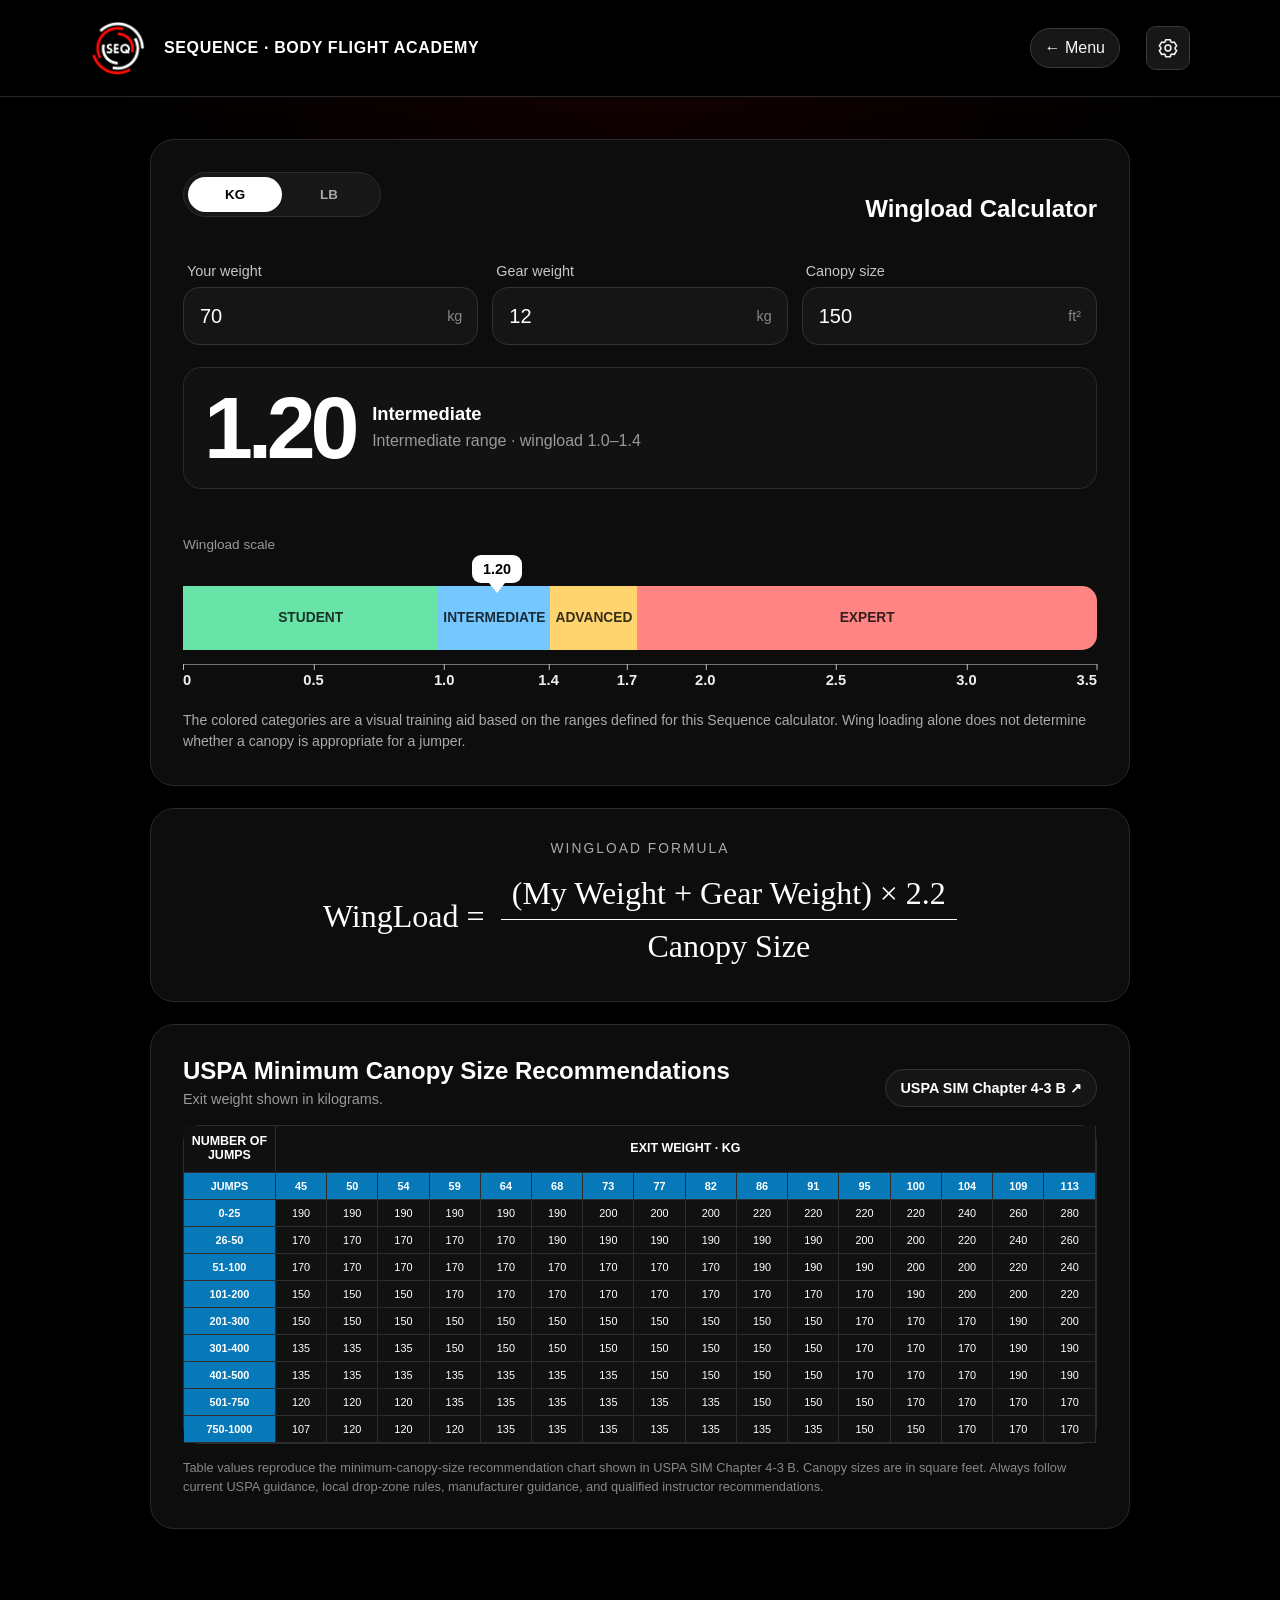
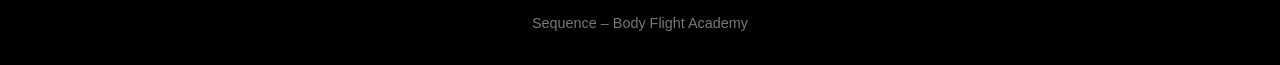
<file: wingload-calculator.html>
<!doctype html>
<html lang="en">
<head>
  <meta charset="utf-8">
  <meta name="viewport" content="width=device-width, initial-scale=1">
  <meta name="theme-color" content="#000000">
  <title>Wingload Calculator | Sequence</title>
  <link rel="stylesheet" href="style.css">
  <link rel="stylesheet" href="settings.css">
  <script src="settings-translations.js" defer></script>
  <script src="settings.js" defer></script>
  <script>try { document.documentElement.dataset.theme = localStorage.getItem("sequence-theme") === "light" ? "light" : "dark"; } catch { document.documentElement.dataset.theme = "dark"; }</script>
  <style>
    .calculator-wrap {
      max-width: 980px;
      margin: 24px auto 0;
    }

    .formula-card,
    .calc-card,
    .chart-card {
      background: #0d0d0d;
      border: 1px solid #292929;
      border-radius: 24px;
      padding: clamp(18px, 4vw, 32px);
      margin-bottom: 22px;
      box-shadow: 0 16px 40px rgba(0,0,0,.22);
    }

    .formula-card {
      text-align: center;
    }

    .formula-title {
      color: #aaa;
      font-size: .86rem;
      text-transform: uppercase;
      letter-spacing: .15em;
      margin-bottom: 14px;
    }

    .formula {
      font-family: Georgia, "Times New Roman", serif;
      font-size: clamp(1.2rem, 4vw, 2rem);
      line-height: 1.45;
      color: #fff;
    }

    .formula .fraction {
      display: inline-flex;
      flex-direction: column;
      vertical-align: middle;
      text-align: center;
      margin-left: .25em;
    }

    .formula .top {
      border-bottom: 1.5px solid #fff;
      padding: 0 .35em .08em;
    }

    .formula .bottom {
      padding-top: .08em;
    }

    .unit-toggle {
      display: inline-grid;
      grid-template-columns: 1fr 1fr;
      background: #171717;
      border: 1px solid #2b2b2b;
      border-radius: 999px;
      padding: 4px;
      margin: 0 0 28px;
    }

    .unit-toggle button {
      min-width: 94px;
      border: 0;
      border-radius: 999px;
      background: transparent;
      color: #aaa;
      padding: 10px 18px;
      font-weight: 700;
      cursor: pointer;
    }

    .unit-toggle button.active {
      background: #fff;
      color: #000;
    }

    .calc-head {
      display: flex;
      align-items: center;
      justify-content: flex-start;
      gap: 18px;
      flex-wrap: wrap;
      margin-bottom: 18px;
    }

    .calc-head h1,
    .chart-card h2 {
      margin: 0;
    }

    .calc-head > div:first-child {
      order: 2;
    }

    .unit-toggle {
      order: 1;
      margin-left: 0;
      margin-right: auto;
    }

    .fields {
      display: grid;
      grid-template-columns: repeat(3, 1fr);
      gap: 14px;
    }

    .field label {
      display: block;
      color: #c5c5c5;
      font-size: .9rem;
      margin: 0 0 8px 4px;
    }

    .input-shell {
      position: relative;
    }

    .input-shell input {
      width: 100%;
      min-height: 58px;
      border: 1px solid #313131;
      border-radius: 16px;
      background: #151515;
      color: white;
      font-size: 1.25rem;
      padding: 12px 58px 12px 16px;
      outline: none;
      transition: border-color .18s ease, box-shadow .18s ease;
    }

    .input-shell input:focus {
      border-color: #ff1a13;
      box-shadow: 0 0 0 3px rgba(255,26,19,.12);
    }

    .input-unit {
      position: absolute;
      right: 16px;
      top: 50%;
      transform: translateY(-50%);
      color: #888;
      font-size: .9rem;
      pointer-events: none;
    }

    .result-box {
      margin-top: 22px;
      display: grid;
      grid-template-columns: auto 1fr;
      align-items: center;
      gap: 18px;
      padding: 18px 20px;
      border-radius: 18px;
      border: 1px solid #2a2a2a;
      background: #121212;
    }

    .result-number {
      font-size: clamp(2.6rem, 10vw, 5.5rem);
      font-weight: 900;
      line-height: .95;
      letter-spacing: -.06em;
    }

    .result-copy strong {
      display: block;
      font-size: 1.15rem;
      margin-bottom: 4px;
    }

    .result-copy span {
      color: #999;
      line-height: 1.45;
    }

    .wingload-scale {
      margin-top: 28px;
      padding-top: 20px;
    }

    .scale-title {
      display: flex;
      justify-content: space-between;
      gap: 10px;
      margin-bottom: 12px;
      color: #999;
      font-size: .85rem;
    }

    .scale-track {
      position: relative;
      display: grid;
      grid-template-columns: 10fr 4fr 3fr 18fr;
      height: 64px;
      border-radius: 15px;
      overflow: visible;
      margin: 34px 0 14px;
    }

    .scale-slider {
      position: absolute;
      inset: -22px 0 -18px 0;
      width: 100%;
      opacity: 0;
      cursor: ew-resize;
      z-index: 6;
    }

    .zone {
      display: flex;
      align-items: center;
      justify-content: center;
      text-align: center;
      color: rgba(0,0,0,.78);
      font-weight: 800;
      font-size: clamp(.67rem, 2vw, .86rem);
      padding: 5px;
    }

    .zone:first-child { border-radius: 15px 0 0 15px; }
    .zone:last-child { border-radius: 0 15px 15px 0; }

    .student { background: #69e4a8; }
    .intermediate { background: #75c8ff; }
    .advanced { background: #ffd36e; }
    .expert { background: #ff8585; }

    .zone small {
      display: block;
      font-size: .73em;
      font-weight: 700;
      opacity: .76;
      margin-top: 2px;
    }

    .scale-marker {
      position: absolute;
      top: -31px;
      left: 0;
      transform: translateX(-50%);
      transition: left .25s ease;
      z-index: 5;
    }

    .marker-value {
      display: block;
      min-width: 50px;
      text-align: center;
      background: #fff;
      color: #000;
      font-weight: 900;
      padding: 6px 8px;
      border-radius: 9px;
      font-size: .9rem;
    }

    .marker-arrow {
      width: 0;
      height: 0;
      margin: 0 auto;
      border-left: 8px solid transparent;
      border-right: 8px solid transparent;
      border-top: 10px solid #fff;
    }

    .scale-numbers {
      position: relative;
      height: 28px;
      color: #f0f0f0;
      font-size: .92rem;
      font-weight: 800;
      margin-top: 0;
      border-top: 1px solid #747474;
    }

    .scale-number {
      position: absolute;
      top: 0;
      left: var(--position);
      transform: translateX(-50%);
      padding-top: 8px;
      line-height: 1;
    }

    .scale-number::before {
      content: "";
      position: absolute;
      top: -1px;
      left: 50%;
      width: 1px;
      height: 6px;
      background: #bdbdbd;
    }

    .scale-number:first-child {
      transform: none;
    }

    .scale-number:first-child::before {
      left: 0;
    }

    .scale-number:last-child {
      transform: translateX(-100%);
    }

    .scale-number:last-child::before {
      left: 100%;
    }

    .experience-note {
      margin-top: 18px;
      color: #aaa;
      font-size: .88rem;
      line-height: 1.55;
    }

    .chart-card {
      overflow: hidden;
    }

    .chart-head {
      display: flex;
      align-items: flex-end;
      justify-content: space-between;
      gap: 16px;
      flex-wrap: wrap;
      margin-bottom: 18px;
    }

    .chart-head p {
      color: #999;
      margin: 6px 0 0;
      font-size: .9rem;
    }

    .sim-link {
      display: inline-flex;
      align-items: center;
      gap: 8px;
      background: #151515;
      border: 1px solid #333;
      border-radius: 999px;
      padding: 10px 14px;
      color: #fff;
      font-weight: 700;
      font-size: .9rem;
    }

    .sim-link:hover {
      border-color: #ff1a13;
    }

    .table-scroll {
      overflow-x: visible;
      border: 1px solid #2c2c2c;
      border-radius: 16px;
    }

    .sim-table {
      width: 100%;
      min-width: 818px;
      table-layout: fixed;
      border-collapse: collapse;
      background: #111;
      font-size: clamp(.64rem, .85vw, .84rem);
    }

    .sim-table th,
    .sim-table td {
      border-right: 1px solid #2d2d2d;
      border-bottom: 1px solid #2d2d2d;
      padding: 7px 3px;
      text-align: center;
      white-space: nowrap;
    }

    .sim-table th {
      background: #0879b8;
      color: white;
      font-weight: 800;
    }

    .sim-table thead tr:first-child th {
      background: #101010;
      color: #fff;
      font-size: .78rem;
      line-height: 1.1;
      white-space: normal;
      padding: 9px 3px;
    }

    .sim-table col.jumps-column {
      width: 82px;
    }

    .sim-table col.weight-column {
      width: 46px;
    }

    .sim-table .jumps {
      background: #0879b8;
      color: #fff;
      font-weight: 800;
      position: sticky;
      left: 0;
      z-index: 2;
    }

    .table-foot {
      margin-top: 14px;
      color: #888;
      font-size: .8rem;
      line-height: 1.5;
    }

    @media (max-width: 720px) {
      .table-scroll {
        overflow-x: auto;
        -webkit-overflow-scrolling: touch;
      }

      .sim-table {
        min-width: 818px;
        table-layout: fixed;
      }
      .fields {
        grid-template-columns: 1fr;
      }

      .result-box {
        grid-template-columns: 1fr;
        text-align: center;
      }

      .scale-track {
        height: 72px;
      }

      .formula-card,
      .calc-card,
      .chart-card {
        border-radius: 18px;
        padding: 18px;
      }

      .zone {
        font-size: .62rem;
      }
    }
  </style>
</head>
<body>
  <header class="inner-header">
    <img src="assets/sequence-icon.png" alt="Sequence">
    <div class="brand-name">SEQUENCE · BODY FLIGHT ACADEMY</div>
    <a class="back-link" href="index.html">← Menu</a>
  </header>

  <main class="page-shell">
    <div class="calculator-wrap">


      <section class="calc-card">
        <div class="calc-head">
          <div>
            <h1>Wingload Calculator</h1>
          </div>
          <div class="unit-toggle" aria-label="Weight unit">
            <button type="button" id="kgBtn" class="active">KG</button>
            <button type="button" id="lbBtn">LB</button>
          </div>
        </div>

        <div class="fields">
          <div class="field">
            <label for="bodyWeight">Your weight</label>
            <div class="input-shell">
              <input id="bodyWeight" type="number" min="0" step="0.1" inputmode="decimal" value="70">
              <span class="input-unit weight-unit">kg</span>
            </div>
          </div>

          <div class="field">
            <label for="gearWeight">Gear weight</label>
            <div class="input-shell">
              <input id="gearWeight" type="number" min="0" step="0.1" inputmode="decimal" value="12">
              <span class="input-unit weight-unit">kg</span>
            </div>
          </div>

          <div class="field">
            <label for="canopySize">Canopy size</label>
            <div class="input-shell">
              <input id="canopySize" type="number" min="1" step="1" inputmode="numeric" value="150">
              <span class="input-unit">ft²</span>
            </div>
          </div>
        </div>

        <div class="result-box" aria-live="polite">
          <div class="result-number" id="wingloadResult">—</div>
          <div class="result-copy">
            <strong id="experienceTitle">Enter your values</strong>
            <span id="experienceText">Your calculated wingload and category will appear here.</span>
          </div>
        </div>

        <div class="wingload-scale">
          <div class="scale-title">
            <span>Wingload scale</span>
          </div>

          <div class="scale-track" id="scaleTrack">
            <div class="scale-marker" id="scaleMarker" style="display:none;">
              <span class="marker-value" id="markerValue">0.00</span>
              <div class="marker-arrow"></div>
            </div>

            <input id="scaleSlider" class="scale-slider" type="range" min="0.20" max="3.50" step="0.01" value="1.00" aria-label="Wingload slider">

            <div class="zone student">STUDENT</div>
            <div class="zone intermediate">INTERMEDIATE</div>
            <div class="zone advanced">ADVANCED</div>
            <div class="zone expert">EXPERT</div>
          </div>

          <div class="scale-numbers">
            <span class="scale-number" style="--position:0%">0</span>
            <span class="scale-number" style="--position:14.286%">0.5</span>
            <span class="scale-number" style="--position:28.571%">1.0</span>
            <span class="scale-number" style="--position:40%">1.4</span>
            <span class="scale-number" style="--position:48.571%">1.7</span>
            <span class="scale-number" style="--position:57.143%">2.0</span>
            <span class="scale-number" style="--position:71.429%">2.5</span>
            <span class="scale-number" style="--position:85.714%">3.0</span>
            <span class="scale-number" style="--position:100%">3.5</span>
          </div>

          <div class="experience-note">
            The colored categories are a visual training aid based on the ranges defined for this Sequence calculator.
            Wing loading alone does not determine whether a canopy is appropriate for a jumper.
          </div>
        </div>
      </section>

      


      <section class="formula-card">
        <div class="formula-title">Wingload formula</div>
        <div class="formula" id="formulaDisplay">
          WingLoad =
          <span class="fraction">
            <span class="top">(My Weight + Gear Weight) × 2.2</span>
            <span class="bottom">Canopy Size</span>
          </span>
        </div>
      </section>

      <section class="chart-card">
        <div class="chart-head">
          <div>
            <h2>USPA Minimum Canopy Size Recommendations</h2>
            <p id="exitWeightLabel">Exit weight shown in kilograms.</p>
          </div>
          <a class="sim-link" href="https://www.uspa.org/SIM/4#3B" target="_blank" rel="noopener">
            USPA SIM Chapter 4-3 B ↗
          </a>
        </div>

        <div class="table-scroll">
          <table class="sim-table">
            <colgroup>
              <col class="jumps-column">
              <col class="weight-column" span="16">
            </colgroup>
            <thead>
              <tr>
                <th>NUMBER OF JUMPS</th>
                <th colspan="16" id="tableUnitHeading">EXIT WEIGHT · KG</th>
              </tr>
              <tr id="weightHeaders"></tr>
            </thead>
            <tbody id="canopyTableBody"></tbody>
          </table>
        </div>

        <div class="table-foot">
          Table values reproduce the minimum-canopy-size recommendation chart shown in USPA SIM Chapter 4-3 B.
          Canopy sizes are in square feet. Always follow current USPA guidance, local drop-zone rules,
          manufacturer guidance, and qualified instructor recommendations.
        </div>
      </section>

    </div>
  </main>

  <footer>Sequence – Body Flight Academy</footer>

  <script>
    const KG_TO_LB = 2.2046226218;
    let unit = 'kg';

    const bodyWeight = document.getElementById('bodyWeight');
    const gearWeight = document.getElementById('gearWeight');
    const canopySize = document.getElementById('canopySize');
    const wingloadResult = document.getElementById('wingloadResult');
    const experienceTitle = document.getElementById('experienceTitle');
    const experienceText = document.getElementById('experienceText');
    const formulaDisplay = document.getElementById('formulaDisplay');
    const scaleMarker = document.getElementById('scaleMarker');
    const markerValue = document.getElementById('markerValue');
    const scaleSlider = document.getElementById('scaleSlider');
    const kgBtn = document.getElementById('kgBtn');
    const lbBtn = document.getElementById('lbBtn');

    const exitWeightsLb = [100,110,120,130,140,150,160,170,180,190,200,210,220,230,240,250];

    const canopyRows = [
      ['0-25',   190,190,190,190,190,190,200,200,200,220,220,220,220,240,260,280],
      ['26-50',  170,170,170,170,170,190,190,190,190,190,190,200,200,220,240,260],
      ['51-100', 170,170,170,170,170,170,170,170,170,190,190,190,200,200,220,240],
      ['101-200',150,150,150,170,170,170,170,170,170,170,170,170,190,200,200,220],
      ['201-300',150,150,150,150,150,150,150,150,150,150,150,170,170,170,190,200],
      ['301-400',135,135,135,150,150,150,150,150,150,150,150,170,170,170,190,190],
      ['401-500',135,135,135,135,135,135,135,150,150,150,150,170,170,170,190,190],
      ['501-750',120,120,120,135,135,135,135,135,135,150,150,150,170,170,170,170],
      ['750-1000',107,120,120,120,135,135,135,135,135,135,135,150,150,170,170,170]
    ];

    function resultCategory(wl) {
      if (wl <= 1.0) {
        return ['Student', 'Student range · wingload up to 1.0'];
      }
      if (wl < 1.4) {
        return ['Intermediate', 'Intermediate range · wingload 1.0–1.4'];
      }
      if (wl < 1.7) {
        return ['Advanced', 'Advanced range · wingload 1.4–1.7'];
      }
      return ['Expert', 'Expert range · wingload 1.7 and higher'];
    }

    function updateFormula() {
      if (unit === 'kg') {
        formulaDisplay.innerHTML =
          'WingLoad = <span class="fraction"><span class="top">(My Weight + Gear Weight) × 2.2</span><span class="bottom">Canopy Size</span></span>';
      } else {
        formulaDisplay.innerHTML =
          'WingLoad = <span class="fraction"><span class="top">(My Weight + Gear Weight)</span><span class="bottom">Canopy Size</span></span>';
      }
    }

    function calculate() {
      const person = parseFloat(bodyWeight.value);
      const gear = parseFloat(gearWeight.value);
      const canopy = parseFloat(canopySize.value);

      if (!Number.isFinite(person) || !Number.isFinite(gear) || !Number.isFinite(canopy) || canopy <= 0) {
        wingloadResult.textContent = '—';
        experienceTitle.textContent = 'Enter your values';
        experienceText.textContent = 'Your calculated wingload and category will appear here.';
        scaleMarker.style.display = 'none';
        return;
      }

      const exitWeightLb = unit === 'kg' ? (person + gear) * 2.2 : (person + gear);
      const wl = exitWeightLb / canopy;

      wingloadResult.textContent = wl.toFixed(2);
      markerValue.textContent = wl.toFixed(2);

      const [title, copy] = resultCategory(wl);
      experienceTitle.textContent = title;
      experienceText.textContent = copy;

      // Scale visually runs from 0 to 3.5; values above 3.5 sit at the end.
      const maxScale = 3.5;
      const pct = Math.max(0, Math.min(100, (wl / maxScale) * 100));
      scaleMarker.style.left = pct + '%';
      scaleMarker.style.display = 'block';
      scaleSlider.value = Math.max(parseFloat(scaleSlider.min), Math.min(parseFloat(scaleSlider.max), wl));
    }

    function updateCanopyFromSlider() {
      const desiredWingload = parseFloat(scaleSlider.value);
      const person = parseFloat(bodyWeight.value);
      const gear = parseFloat(gearWeight.value);

      if (!Number.isFinite(desiredWingload) || desiredWingload <= 0 ||
          !Number.isFinite(person) || !Number.isFinite(gear)) {
        return;
      }

      const exitWeightLb = unit === 'kg'
        ? (person + gear) * 2.2
        : (person + gear);

      const newCanopySize = exitWeightLb / desiredWingload;
      canopySize.value = Math.max(1, Math.round(newCanopySize));
      calculate();
    }

    function convertExistingValues(from, to) {
      if (from === to) return;
      const factor = to === 'lb' ? KG_TO_LB : 1 / KG_TO_LB;

      [bodyWeight, gearWeight].forEach(input => {
        if (input.value !== '' && Number.isFinite(parseFloat(input.value))) {
          input.value = (parseFloat(input.value) * factor).toFixed(1).replace(/\.0$/, '');
        }
      });
    }

    function setUnit(nextUnit) {
      if (nextUnit === unit) return;

      convertExistingValues(unit, nextUnit);
      unit = nextUnit;

      kgBtn.classList.toggle('active', unit === 'kg');
      lbBtn.classList.toggle('active', unit === 'lb');

      document.querySelectorAll('.weight-unit').forEach(el => {
        el.textContent = unit;
      });

      updateFormula();
      renderUSPATable();
      calculate();
    }

    function renderUSPATable() {
      const headers = document.getElementById('weightHeaders');
      const body = document.getElementById('canopyTableBody');
      const heading = document.getElementById('tableUnitHeading');
      const label = document.getElementById('exitWeightLabel');

      const displayWeights = unit === 'kg'
        ? exitWeightsLb.map(lb => String(Math.round(lb / KG_TO_LB)))
        : exitWeightsLb.map(lb => String(lb));

      heading.textContent = unit === 'kg' ? 'EXIT WEIGHT · KG' : 'EXIT WEIGHT · LB';
      label.textContent = unit === 'kg'
        ? 'Exit weight shown in kilograms.'
        : 'Exit weight shown in pounds.';

      headers.innerHTML =
        '<th class="jumps">JUMPS</th>' +
        displayWeights.map(v => `<th>${v}</th>`).join('');

      body.innerHTML = canopyRows.map(row => {
        return '<tr>' +
          `<td class="jumps">${row[0]}</td>` +
          row.slice(1).map(v => `<td>${v}</td>`).join('') +
          '</tr>';
      }).join('');
    }

    [bodyWeight, gearWeight, canopySize].forEach(input => {
      input.addEventListener('input', calculate);
    });

    scaleSlider.addEventListener('input', updateCanopyFromSlider);

    kgBtn.addEventListener('click', () => setUnit('kg'));
    lbBtn.addEventListener('click', () => setUnit('lb'));

    updateFormula();
    renderUSPATable();
    calculate();
  </script>
</body>
</html>
</file>
<file: style.css>
:root {
  --bg: #000;
  --panel: #101010;
  --panel-hover: #181818;
  --text: #fff;
  --muted: #b7b7b7;
  --accent: #ff1a13;
  --border: #2a2a2a;
}
* { box-sizing: border-box; }
html { scroll-behavior: smooth; }
body {
  margin: 0;
  min-height: 100vh;
  background: radial-gradient(circle at top, rgba(255,26,19,.08), transparent 34rem), var(--bg);
  color: var(--text);
  font-family: Arial, Helvetica, sans-serif;
}
a { color: inherit; text-decoration: none; }
.site-header {
  width: min(1180px, calc(100% - 32px));
  margin: 0 auto;
  padding: 24px 0 10px;
  display: flex;
  justify-content: center;
  align-items: center;
}
.brand-logo { width: min(760px, 92vw); height: auto; display: block; }
.page-shell { width: min(1100px, calc(100% - 32px)); margin: 0 auto; padding: 18px 0 64px; }
.hero { text-align: center; padding: 24px 0 28px; }
.hero h1 { margin: 0 0 10px; font-size: clamp(2rem, 5vw, 4.8rem); line-height: .96; letter-spacing: -.04em; }
.hero p { margin: 0 auto; max-width: 720px; color: var(--muted); font-size: clamp(1rem, 2vw, 1.2rem); line-height: 1.6; }
.menu-grid { display: grid; grid-template-columns: repeat(2, minmax(0, 1fr)); gap: 18px; margin-top: 26px; }
.menu-card {
  min-height: 150px;
  padding: 24px;
  border: 1px solid var(--border);
  border-radius: 22px;
  background: linear-gradient(180deg, #121212 0%, #0a0a0a 100%);
  display: flex;
  align-items: center;
  justify-content: space-between;
  gap: 20px;
  transition: transform .2s ease, border-color .2s ease, background .2s ease;
}
.menu-card:hover { transform: translateY(-4px); border-color: var(--accent); background: var(--panel-hover); }
.menu-card-content { display: flex; align-items: center; gap: 18px; }
.menu-card img { width: 66px; height: 66px; object-fit: contain; flex: 0 0 auto; }
.menu-card h2 { margin: 0 0 6px; font-size: clamp(1.15rem, 2.5vw, 1.55rem); }
.menu-card p { margin: 0; color: var(--muted); font-size: .95rem; }
.arrow { color: var(--accent); font-size: 2rem; line-height: 1; }
.menu-card.wide { grid-column: 1 / -1; }
.inner-header {
  width: min(1100px, calc(100% - 32px)); margin: 0 auto; padding: 18px 0;
  display: flex; align-items: center; gap: 18px; border-bottom: 1px solid var(--border);
}
.inner-header img { width: 56px; height: 56px; object-fit: contain; }
.inner-header .brand-name { font-weight: 800; letter-spacing: .04em; }
.back-link { margin-left: auto; color: var(--muted); border: 1px solid var(--border); padding: 10px 14px; border-radius: 999px; }
.back-link:hover { color: var(--text); border-color: var(--accent); }
.placeholder { margin-top: 42px; padding: 36px; border: 1px solid var(--border); border-radius: 24px; background: var(--panel); text-align: center; }
.placeholder h1 { margin-top: 0; font-size: clamp(2rem, 6vw, 4rem); }
.placeholder p { color: var(--muted); line-height: 1.7; }
footer { width: min(1100px, calc(100% - 32px)); margin: 0 auto; padding: 0 0 34px; text-align: center; color: #777; font-size: .9rem; }
@media (max-width: 720px) {
  .site-header { padding-top: 18px; }
  .menu-grid { grid-template-columns: 1fr; }
  .menu-card, .menu-card.wide { grid-column: auto; min-height: 120px; padding: 18px; }
  .menu-card img { width: 54px; height: 54px; }
  .hero { padding-top: 16px; }
  .inner-header { gap: 12px; }
  .inner-header .brand-name { font-size: .9rem; }
  .back-link { padding: 8px 11px; font-size: .85rem; }
}

.account-panel { text-align: right; }
.account-panel button, .login-dialog button { background: var(--panel); color: var(--text); border: 1px solid var(--border); border-radius: 10px; padding: 12px 18px; cursor: pointer; font: inherit; }
.account-panel button:hover, .login-dialog button:hover { border-color: var(--accent); }
.account-panel button:disabled, .login-dialog button:disabled { opacity: .6; cursor: wait; }
.account-role { color: var(--muted); margin: 0 12px; }
.account-panel p, .login-dialog p { color: var(--muted); line-height: 1.5; }
.account-panel p:empty, .login-dialog p:empty { display: none; }
.login-dialog { width: min(420px, calc(100% - 32px)); background: var(--panel); color: var(--text); border: 1px solid var(--border); border-radius: 20px; padding: 28px; }
.login-dialog::backdrop { background: rgb(0 0 0 / 75%); }
.login-dialog .close-login { float: right; padding: 4px 12px; font-size: 24px; }
.login-dialog form { display: grid; gap: 12px; }
.login-dialog input { min-width: 0; width: 100%; background: #080808; color: #fff; border: 1px solid #555; border-radius: 8px; padding: 12px; font: inherit; }
.login-dialog input:focus-visible, .account-panel button:focus-visible, .login-dialog button:focus-visible { outline: 2px solid var(--accent); outline-offset: 3px; }
.login-dialog #submitLogin { background: var(--accent); margin-top: 8px; }

.account-menu { display: flex; flex-wrap: wrap; gap: 10px; margin: 20px 0; }
.account-menu[hidden] { display: none; }
.account-menu button, #refreshParticipants, .participant-card { font: inherit; color: var(--text); background: var(--panel); border: 1px solid var(--border); padding: 12px 18px; border-radius: 10px; cursor: pointer; }
.account-menu button[aria-current="page"], .participant-card:hover { border-color: var(--accent); }
#participantSearch { font: inherit; color: var(--text); background: var(--panel); border: 1px solid #555; padding: 12px; border-radius: 10px; max-width: 100%; margin: 10px 0; }
#participantsPage label { display: block; }
.participants-list { display: grid; grid-template-columns: repeat(auto-fit, minmax(min(240px, 100%), 1fr)); gap: 12px; margin: 20px 0; }
.participant-card { text-align: left; overflow-wrap: anywhere; }
#participantDetails dt { color: var(--muted); margin-top: 16px; }
#participantDetails dd { margin: 5px 0 0; white-space: pre-wrap; overflow-wrap: anywhere; }

.participants-workspace { display: grid; grid-template-columns: minmax(240px, 320px) minmax(0, 1fr); gap: 20px; margin-top: 20px; align-items: start; }
.participant-list-panel, .participant-detail-panel { min-width: 0; background: var(--panel); border: 1px solid var(--border); border-radius: 16px; overflow: hidden; }
.participant-list-panel h2, .participant-detail-panel h2 { padding: 20px; margin: 0; font-size: 1.2rem; border-bottom: 1px solid var(--border); overflow-wrap: anywhere; }
.participants-workspace .participants-list { display: block; max-height: 65vh; overflow-y: auto; margin: 0; }
.participants-workspace .participant-card { display: block; width: 100%; border: 0; border-bottom: 1px solid var(--border); border-radius: 0; padding: 16px 20px; }
.participant-card[aria-pressed="true"] { background: #30100f; box-shadow: inset 4px 0 var(--accent); }
.participant-card:focus-visible { outline: 2px solid var(--accent); outline-offset: -3px; }
.participant-name { display: block; font-weight: 700; }
.participant-contact { display: block; color: var(--muted); font-size: .85rem; margin-top: 6px; }
#participantEmpty, .participant-list-empty { margin: 0; padding: 24px 20px; color: var(--muted); line-height: 1.5; }
.participant-table { width: 100%; border-collapse: collapse; table-layout: fixed; }
.participant-table th, .participant-table td { text-align: left; vertical-align: top; padding: 16px 20px; border-bottom: 1px solid var(--border); overflow-wrap: anywhere; white-space: pre-wrap; }
.participant-table th { width: 36%; color: var(--muted); font-weight: 400; }
.visually-hidden { position: absolute; width: 1px; height: 1px; overflow: hidden; clip-path: inset(50%); }
@media (max-width: 720px) {
  .participants-workspace { grid-template-columns: minmax(0, 1fr); }
  .participants-workspace .participants-list { max-height: 32vh; }
  .participant-table th, .participant-table td { padding: 14px; }
}

.participant-tabs { display: flex; gap: 8px; padding: 12px 20px; border-bottom: 1px solid var(--border); }
.participant-tabs[hidden] { display: none; }
.participant-tabs button, .new-request-button { font: inherit; color: var(--text); background: var(--panel); border: 1px solid var(--border); border-radius: 10px; padding: 12px 18px; cursor: pointer; }
.participant-tabs button[aria-selected="true"] { border-color: var(--accent); background: #30100f; }
.participant-tabs button:focus-visible, .new-request-button:focus-visible { outline: 2px solid var(--accent); outline-offset: 3px; }
.participant-skill-panel { padding: 12px 20px; color: var(--muted); line-height: 1.5; }
.new-request-button { background: var(--accent); }

.edit-participant-button { margin: 16px 20px; padding: 10px 16px; border: 1px solid var(--border); border-radius: 10px; color: var(--text); background: var(--panel); font: inherit; cursor: pointer; }
.edit-participant-button:hover { border-color: var(--accent); }
.login-dialog textarea { width: 100%; resize: vertical; background: #080808; color: var(--text); border: 1px solid #555; border-radius: 8px; padding: 12px; font: inherit; }
.edit-actions { display: flex; justify-content: flex-end; gap: 10px; }
#saveParticipant { background: var(--accent); }

.skill-history-table { width: 100%; border-collapse: collapse; table-layout: fixed; color: var(--text); font-size: .9rem; }
.skill-history-table th, .skill-history-table td { padding: 12px 8px; text-align: left; vertical-align: top; border-bottom: 1px solid var(--border); overflow-wrap: anywhere; }
.skill-history-table th { color: var(--muted); font-weight: 400; }
.participant-skill-panel h3 { color: var(--text); margin-top: 24px; }
.participant-skill-panel .edit-participant-button { margin-left: 0; }

/* Compact academy header and account navigation. */
.academy-header { display: block; width: min(1100px, calc(100% - 32px)); padding: 22px 0 0; border-bottom: 1px solid var(--border); }
.header-top { display: flex; align-items: center; justify-content: space-between; gap: 24px; padding-bottom: 18px; }
.brand-home { display: block; flex: 0 1 300px; min-width: 0; }
.academy-header .brand-logo { width: 100%; max-width: 300px; height: auto; }
.academy-header .account-panel { margin-left: auto; min-width: 0; max-width: 50%; }
#adminAccount:not([hidden]) { display: flex; align-items: center; justify-content: flex-end; flex-wrap: wrap; gap: 10px; }
#adminName { font-weight: 600; overflow-wrap: anywhere; }
.academy-header .account-role { margin: 0; padding: 5px 9px; font-size: .75rem; border: 1px solid #49302e; border-radius: 999px; color: #ffc4c0; background: #261210; }
.academy-header #openLogin { border-color: #71302c; background: #24110f; min-width: 90px; }
.academy-header #signOut { font-size: .85rem; padding: 10px 13px; }
.academy-header .account-menu { margin: 0; padding: 0 0 12px; gap: 8px; }
.academy-header .account-menu button { background: transparent; border-color: transparent; color: var(--muted); min-height: 44px; padding: 10px 18px; transition: background .15s ease, color .15s ease; }
.academy-header .account-menu button:hover { background: #191919; color: var(--text); }
.academy-header .account-menu button[aria-current="page"] { background: #28110f; color: #fff; border-color: #64302c; }
.academy-header + .page-shell { padding-top: 28px; }
#homePage .hero { text-align: left; padding: 24px 0 18px; }
#homePage .hero h1 { font-size: clamp(2rem, 4.5vw, 3.6rem); line-height: 1.08; letter-spacing: -.035em; }
#homePage .hero p { margin: 0; font-size: 1rem; max-width: 600px; }
#homePage .menu-grid { gap: 16px; margin-top: 20px; }
#homePage .menu-card { min-height: 130px; border-radius: 16px; }
#homePage .menu-card:hover { transform: translateY(-2px); }
#participantsPage > h1, #requestPage > h1 { font-size: clamp(1.8rem, 4vw, 2.4rem); letter-spacing: -.025em; margin: 4px 0 24px; }
.participant-toolbar { display: flex; align-items: flex-end; gap: 12px; }
.participant-search-field { flex: 1; max-width: 520px; min-width: 0; }
.participant-search-field label { font-size: .85rem; color: var(--muted); margin-bottom: 8px; }
.participant-search-field #participantSearch { width: 100%; margin: 0; min-height: 44px; }
#refreshParticipants { min-height: 44px; }
button:focus-visible, a:focus-visible { outline: 2px solid var(--accent); outline-offset: 3px; }
@media (max-width: 600px) {
  .academy-header { padding-top: 16px; }
  .header-top { gap: 16px; padding-bottom: 16px; }
  .brand-home { flex-basis: 190px; }
  .academy-header .account-panel { max-width: 46%; font-size: .85rem; }
  #adminAccount:not([hidden]) { gap: 7px; }
  .academy-header #openLogin { min-width: 76px; padding: 10px 14px; }
  .academy-header .account-menu { gap: 4px; }
  .academy-header .account-menu button { flex: 1; padding: 10px 12px; }
  .academy-header + .page-shell { padding-top: 22px; }
  #homePage .hero { padding-top: 10px; }
  .participant-toolbar { gap: 8px; }
  #refreshParticipants { padding: 12px; }
}
@media (prefers-reduced-motion: reduce) {
  html { scroll-behavior: auto; }
  .menu-card, .academy-header .account-menu button { transition: none; }
  #homePage .menu-card:hover { transform: none; }
}

.basic-event-form { max-width: 740px; padding: 24px; background: var(--panel); border: 1px solid var(--border); border-radius: 16px; }
.basic-event-form fieldset { border: 0; padding: 0; margin: 0; min-width: 0; }
.basic-event-form label { display: block; margin: 14px 0 8px; }
.basic-event-form input:not([type=checkbox]), .basic-event-form select { width: 100%; min-height: 44px; padding: 12px; background: #080808; color: var(--text); border: 1px solid #555; border-radius: 8px; font: inherit; box-sizing: border-box; }
.basic-event-form button { padding: 12px 16px; background: #252525; color: var(--text); border: 1px solid #555; border-radius: 8px; font: inherit; cursor: pointer; }
.basic-event-form button:disabled { opacity: .5; cursor: wait; }
.event-dates, .event-add-person { display: flex; gap: 12px; }
.event-dates > div { flex: 1; min-width: 0; }
.event-add-person input { flex: 1; min-width: 0; }
.event-participant-choices { max-height: 260px; overflow-y: auto; border: 1px solid var(--border); border-radius: 8px; padding: 8px 12px; }
.event-participant-choices label { display: flex; align-items: center; gap: 12px; margin: 0; padding: 10px 0; overflow-wrap: anywhere; }
.event-participant-choices input { width: 20px; height: 20px; flex-shrink: 0; }
.event-selected-participants { display: flex; flex-wrap: wrap; gap: 8px; margin-bottom: 22px; }
#saveBasicEvent { background: var(--accent); }
#basicEventTravelLink { display: inline-block; margin-top: 12px; }
#basicEventTravelLink[hidden] { display: none; }
@media(max-width: 500px) { .basic-event-form { padding: 16px; } .event-dates { flex-direction: column; gap: 0; } }

.travel-events-section { padding: 20px; border: 1px solid var(--border); border-radius: 16px; margin-bottom: 28px; }
.travel-events-section details { margin-top: 18px; }
.travel-events-section summary { cursor: pointer; font-size: 1.15rem; font-weight: 600; padding: 8px 0; }
.travel-event-row { display: flex; justify-content: space-between; gap: 16px; padding: 16px 0; border-bottom: 1px solid var(--border); }
.travel-event-row span { display: block; color: var(--muted); margin-top: 6px; }
.event-selected-person { width: 100%; display: flex; align-items: end; gap: 12px; }
.event-selected-person label { flex: 1; min-width: 0; }
.event-add-person { flex-wrap: wrap; }
.event-add-person input { flex: 1 1 180px; }
@media(max-width: 500px) { .travel-event-row, .event-selected-person { flex-direction: column; align-items: stretch; } }

.event-search-person { display: flex; align-items: center; gap: 8px; flex-wrap: wrap; padding: 6px 0; }
.event-search-person > label { flex: 1; min-width: 140px; }
.event-search-person > button, .event-phone-editor button { padding: 6px 10px; min-width: 36px; min-height: 36px; }
.event-phone-editor { display: flex; align-items: center; gap: 6px; flex: 1 1 220px; }
.event-phone-editor[hidden] { display: none; }
.event-phone-editor input[type=tel] { min-width: 0; flex: 1; }
.event-search-person > span { font-size: .8rem; color: var(--muted); }

.event-selected-person { align-items: center; flex-direction: row; flex-wrap: wrap; padding: 10px 12px; border: 1px solid var(--border); border-radius: 10px; background: #111; }
.event-selected-name { flex: 1; min-width: 0; overflow-wrap: anywhere; }
.event-selected-person > button { padding: 6px 10px; min-width: 36px; min-height: 36px; }
.event-selected-person .event-remove-icon { color: #ffaaa4; background: transparent; border-color: transparent; font-size: 1.3rem; }
.event-new-person-editor { flex: 1 1 100%; display: flex; gap: 8px; flex-wrap: wrap; padding-top: 8px; }
.event-new-person-editor[hidden] { display: none; }
.event-new-person-editor input { flex: 1 1 140px; min-width: 0; }

.travel-events-heading .travel-refresh-icon { margin-left: 10px; padding: 3px 9px; min-width: 36px; min-height: 36px; border: 1px solid var(--border); border-radius: 8px; color: var(--text); background: var(--panel); font-size: 1.4rem; cursor: pointer; vertical-align: middle; }
.travel-events-scroll { overflow-x: auto; margin-top: 12px; }
.travel-events-table { width: 100%; border-collapse: collapse; text-align: left; font-size: .95rem; }
.travel-events-table th, .travel-events-table td { padding: 14px 12px; border-bottom: 1px solid var(--border); vertical-align: middle; }
.travel-events-table th { color: var(--muted); font-size: .85rem; font-weight: 500; }
.travel-events-table td:first-child { font-weight: 600; min-width: 150px; overflow-wrap: anywhere; }
.travel-events-table td:nth-child(2) { min-width: 195px; }
.travel-event-status { display: inline-block; padding: 5px 9px; border: 1px solid var(--border); border-radius: 999px; font-size: .8rem; text-transform: capitalize; }
.event-travel-button { display: inline-block; padding: 9px 12px; white-space: nowrap; border: 1px solid #64302c; border-radius: 8px; background: #28110f; color: var(--text); text-decoration: none; }
.event-travel-button:hover { background: #401915; }

/* Keep participant search together with its list. */
#participantsPage .participants-workspace { margin-top: 0; }
.participant-list-panel .participant-toolbar { padding: 14px; gap: 8px; border-bottom: 1px solid var(--border); align-items: center; }
.participant-list-panel .participant-search-field { max-width: none; }
.participant-list-panel #participantSearch { min-height: 42px; padding: 10px 12px; border: 1px solid #414141; border-radius: 10px; color: var(--text); background: #0b0b0b; font: inherit; box-sizing: border-box; }
.participant-list-panel #participantSearch:focus { outline: 2px solid var(--accent); outline-offset: 2px; }
.participant-list-panel #participantSearch::placeholder { color: #a0a0a0; font-size: .82rem; }
.participant-list-panel #refreshParticipants { min-height: 42px; padding: 10px; border-radius: 10px; font-size: .82rem; flex-shrink: 0; }
#participantsStatus:empty { display: none; }

.activity-tabs { display: flex; gap: 8px; flex-wrap: wrap; margin-bottom: 22px; }
.activity-tabs button { padding: 11px 16px; min-height: 44px; border: 1px solid var(--border); border-radius: 10px; background: var(--panel); color: var(--muted); font: inherit; cursor: pointer; }
.activity-tabs button[aria-selected="true"] { color: #fff; border-color: #64302c; background: #28110f; }
.activity-category-panel { padding: 24px; border: 1px solid var(--border); border-radius: 16px; background: var(--panel); }
.activity-category-panel h2 { margin-top: 0; font-size: 1.3rem; }
.activity-category-panel p { color: var(--muted); line-height: 1.6; margin-bottom: 0; }
@media(max-width: 600px) { .activity-tabs { gap: 6px; } .activity-tabs button { padding: 10px 12px; flex: 1 1 auto; } }

.activity-category-header { display: flex; justify-content: space-between; align-items: center; gap: 16px; flex-wrap: wrap; }
.activity-category-header h2 { margin: 0; }
.activity-category-panel details { margin-top: 22px; }
.activity-category-panel summary { cursor: pointer; font-weight: 600; padding: 8px 0; }
.local-activity-card { border-top: 1px solid var(--border); padding: 16px 0; }
.local-activity-card h3 { margin: 0 0 8px; overflow-wrap: anywhere; }
.local-activity-card p { white-space: pre-wrap; overflow-wrap: anywhere; margin-top: 8px; }
.local-activity-dialog { width: min(680px, calc(100vw - 32px)); max-height: calc(100dvh - 40px); overflow-y: auto; }
.local-activity-dialog fieldset { border: 0; padding: 0; min-width: 0; }
.local-activity-dialog .event-dates { gap: 12px; }
.local-activity-dialog #localActivityPeople { margin-top: 10px; }
.local-activity-dialog #saveLocalActivity { background: var(--accent); }

.local-activity-inline { margin-top: 16px; }
.local-activity-inline[hidden] { display: none; }
.local-activity-inline textarea { width: 100%; box-sizing: border-box; padding: 12px; border: 1px solid #555; border-radius: 8px; color: var(--text); background: #080808; font: inherit; resize: vertical; }
.local-activity-inline .edit-actions { margin-top: 20px; }
.local-activity-details { display: block; font-weight: 400; font-size: .85rem; color: var(--muted); margin-top: 6px; white-space: pre-wrap; }

.participant-filters { padding: 12px 14px; border-bottom: 1px solid var(--border); }
.participant-filters summary { cursor: pointer; color: var(--muted); font-size: .9rem; padding: 4px 0; }
.participant-filters label { display: block; font-size: .8rem; color: var(--muted); margin: 12px 0 6px; }
.participant-filters select { width: 100%; min-height: 42px; border: 1px solid #414141; border-radius: 8px; padding: 8px; background: #0b0b0b; color: var(--text); font: inherit; font-size: .85rem; }
.participant-filters button { margin-top: 12px; padding: 8px 10px; border-radius: 8px; border: 1px solid var(--border); color: var(--text); background: var(--panel); cursor: pointer; }
#participantFiltersStatus { font-size: .8rem; color: var(--muted); }
#participantFiltersStatus:empty { display: none; }
#activitySkillHistory { overflow-x: auto; }
#activitySkillHistory .skill-history-table { min-width: 570px; }

.local-activity-inline select { width: 100%; min-height: 44px; padding: 12px; border: 1px solid #555; border-radius: 8px; background: #080808; color: var(--text); font: inherit; }

.request-dialog { width: min(740px, calc(100vw - 32px)); max-height: calc(100dvh - 32px); overflow-y: auto; }
.request-dialog #saveNewRequest { background: var(--accent); }
#requestsList td { white-space: pre-wrap; overflow-wrap: anywhere; }
#requestPage > .travel-events-section { margin-top: 20px; }

.statistics-controls { display: flex; align-items: flex-end; gap: 12px; flex-wrap: wrap; margin-bottom: 18px; }
.statistics-controls[hidden] { display: none; }
.statistics-controls label { display: block; color: var(--muted); font-size: .85rem; margin-bottom: 7px; }
.statistics-controls select, .statistics-controls input { min-height: 44px; padding: 10px 12px; border: 1px solid var(--border); border-radius: 10px; background: var(--panel); color: var(--text); font: inherit; color-scheme: dark; }
.statistics-refresh { min-height: 44px; min-width: 44px; background: var(--panel); color: var(--text); border: 1px solid var(--border); border-radius: 10px; cursor: pointer; font-size: 1.4rem; }
.statistics-note { color: var(--muted); font-size: .85rem; line-height: 1.6; }
.statistics-cards { display: grid; grid-template-columns: repeat(3,minmax(0,1fr)); gap: 14px; margin: 22px 0; }
.statistics-card { padding: 22px; border: 1px solid var(--border); border-radius: 14px; background: var(--panel); }
.statistics-card strong { display: block; font-size: 2rem; line-height: 1.2; margin-bottom: 10px; }
.statistics-card span { color: var(--muted); font-size: .9rem; }
#statisticsContent [role=tabpanel] { min-width: 0; }
@media(max-width: 600px) { .statistics-cards { grid-template-columns: repeat(2,minmax(0,1fr)); gap: 10px; } .statistics-card { padding: 16px; } .statistics-controls > div { flex: 1 1 160px; } .statistics-controls select, .statistics-controls input { width: 100%; box-sizing: border-box; } }

.participant-tabs { flex-wrap: wrap; }
.participant-profile-panel { padding: 16px 20px; min-width: 0; }
#profileDataStatus { padding: 0 20px; color: var(--muted); font-size: .85rem; }
#profileDataStatus:empty { display: none; }
#participationHistory, #gearHistory, #participantExperience { overflow-x: auto; }
#participationHistory .skill-history-table { min-width: 620px; table-layout: auto; }
#gearHistory .skill-history-table, #participantExperience .skill-history-table { min-width: 430px; table-layout: auto; }
.participant-filters .missing-phone-filter { display: flex; align-items: center; gap: 8px; margin-top: 14px; }
.missing-phone-filter input { width: 18px; height: 18px; margin: 0; }
#participantGearDialog select { min-height: 44px; width: 100%; padding: 12px; background: #080808; color: var(--text); border: 1px solid #555; border-radius: 8px; font: inherit; }
#participantGearDialog textarea { width: 100%; box-sizing: border-box; padding: 12px; background: #080808; color: var(--text); border: 1px solid #555; border-radius: 8px; font: inherit; }
#saveParticipantGear { background: var(--accent); }
#participantGearDialog .edit-actions { margin-top: 16px; }

.participant-list-panel .participant-toolbar { flex-wrap: wrap; }
.participant-toolbar .participant-search-field { min-width: 160px; flex: 1 1 160px; }
</file>
<file: settings.css>
:root { color-scheme: dark; }
.sequence-settings { display: inline-block; text-align: start; }
.sequence-settings button, .sequence-settings select { font: inherit; color: var(--text); background: var(--panel); border: 1px solid var(--border); border-radius: 10px; padding: 10px 14px; min-height: 44px; cursor: pointer; }
.sequence-settings .settings-trigger { display: inline-flex; align-items: center; gap: 6px; margin-block: 8px; }
.sequence-settings button:hover { border-color: var(--accent); }
.sequence-settings :focus-visible { outline: 2px solid var(--accent); outline-offset: 3px; }
.sequence-settings dialog { width: min(380px, calc(100% - 32px)); padding: 26px; border: 1px solid var(--border); border-radius: 20px; background: var(--panel); color: var(--text); text-align: start; }
.sequence-settings dialog::backdrop { background: rgb(0 0 0 / .65); }
.sequence-settings h2 { margin-block: 0 24px; }
.sequence-settings label, .sequence-settings p { display: block; margin-block: 16px 8px; color: var(--muted); }
.sequence-settings select { width: 100%; }
.sequence-settings .settings-close { float: inline-end; padding: 4px 12px; font-size: 24px; }
.settings-themes { display: grid; grid-template-columns: 1fr 1fr; gap: 10px; }
.settings-themes button[aria-pressed="true"] { border-color: var(--accent); box-shadow: inset 0 0 0 1px var(--accent); }
.inner-header .sequence-settings { margin-inline-start: 8px; }
html[data-theme="light"] { color-scheme: light; --bg: #f7f7f8; --panel: #fff; --panel-hover: #f0f0f2; --text: #202024; --muted: #595961; --border: #d6d6dc; --accent: #d82018; }
html[data-theme="light"] :is(.menu-card, .menu-symbol) { background: var(--panel); border-color: var(--border); }
html[data-theme="light"] :is(input, select, textarea, .basic-event-form button, .event-selected-person) { background: var(--panel); color: var(--text); border-color: var(--border); color-scheme: light; }
html[data-theme="light"] :is(input, textarea)::placeholder { color: #666670; }
html[data-theme="light"] :is(.academy-header #openLogin, .academy-header .account-role, .academy-header .account-menu button[aria-current="page"], .participant-tabs button[aria-selected="true"], .activity-tabs button[aria-selected="true"], .participant-card[aria-pressed="true"], .event-travel-button) { background: #fff0ef; color: #8f1c17; border-color: #dfaaa6; }
html[data-theme="light"] .academy-header .account-menu button:hover { background: var(--panel-hover); }
html[data-theme="light"] :is(.formula-card, .calc-card, .chart-card, .placeholder) { background: var(--panel); color: var(--text); border-color: var(--border); }
html[data-theme="light"] .brand-logo { background: #101010; border-radius: 12px; }
html[dir="rtl"] :is(.account-panel, .participant-card) { text-align: start; }
html[dir="rtl"] .back-link { margin-left: 0; margin-inline-start: auto; }
html[dir="rtl"] .arrow { transform: scaleX(-1); }
@media (max-width: 720px) {
  .inner-header { flex-wrap: wrap; }
  .inner-header .sequence-settings { margin-inline-start: auto; }
  .sequence-settings .settings-trigger { padding: 8px 10px; font-size: .85rem; }
}

/* Neutral surfaces in the standalone tools follow the selected theme. */
html[data-theme="light"] body[data-sequence-page="airport-xray.html"] .xray-card { background: linear-gradient(180deg, #ededed 0%, #f5f5f5 100%); }
html[data-theme="light"] body[data-sequence-page="airport-xray.html"] .xray-card img { background: #f7f7f7; }
html[data-theme="light"] body[data-sequence-page="landing-pattern.html"] .pattern-card, html[data-theme="light"] body[data-sequence-page="landing-pattern.html"] .map-card { background: #f2f2f2; border: 1px solid #d6d6d6; }
html[data-theme="light"] body[data-sequence-page="landing-pattern.html"] .pattern-card p { color: #707070; }
html[data-theme="light"] body[data-sequence-page="landing-pattern.html"] .search-row input { border: 1px solid #cecece; background: #eaeaea; color: #000000; }
html[data-theme="light"] body[data-sequence-page="landing-pattern.html"] .tool-btn, html[data-theme="light"] body[data-sequence-page="landing-pattern.html"] .map-type-btn, html[data-theme="light"] body[data-sequence-page="landing-pattern.html"] .action-btn { border: 1px solid #cbcbcb; background: #e8e8e8; color: #000000; }
html[data-theme="light"] body[data-sequence-page="landing-pattern.html"] .tool-btn.active, html[data-theme="light"] body[data-sequence-page="landing-pattern.html"] .map-type-btn.active { background: #000000; color: #ffffff; border-color: #000000; }
html[data-theme="light"] body[data-sequence-page="landing-pattern.html"] #map { background: #eeeeee; }
html[data-theme="light"] body[data-sequence-page="landing-pattern.html"] .map-message { color: #555555; border-top: 1px solid #d6d6d6; background: #f2f2f2; }
html[data-theme="light"] body[data-sequence-page="exit-order.html"] body { background: #ffffff; color: #000000; }
html[data-theme="light"] body[data-sequence-page="exit-order.html"] .inner-header { border-bottom: 1px solid #dfdfdf; background: rgba(255,255,255,.95); }
html[data-theme="light"] body[data-sequence-page="exit-order.html"] .back-link { color: #000000; }
html[data-theme="light"] body[data-sequence-page="exit-order.html"] .hero p { color: #575757; }
html[data-theme="light"] body[data-sequence-page="exit-order.html"] .order-card, html[data-theme="light"] body[data-sequence-page="exit-order.html"] .sim-card, html[data-theme="light"] body[data-sequence-page="exit-order.html"] .note-card { background: #f2f2f2; border: 1px solid #d6d6d6; }
html[data-theme="light"] body[data-sequence-page="exit-order.html"] .order-head p { color: #6d6d6d; }
html[data-theme="light"] body[data-sequence-page="exit-order.html"] .count-badge { background: #e8e8e8; border: 1px solid #cfcfcf; color: #555555; }
html[data-theme="light"] body[data-sequence-page="exit-order.html"] .exit-tile { border: 1px solid #cfcfcf; background: #ebebeb; }
html[data-theme="light"] body[data-sequence-page="exit-order.html"] .exit-tile:hover { border-color: #aaaaaa; }
html[data-theme="light"] body[data-sequence-page="exit-order.html"] .tile-number { background: #dbdbdb; color: #555555; }
html[data-theme="light"] body[data-sequence-page="exit-order.html"] .tile-mode { color: #000000; }
html[data-theme="light"] body[data-sequence-page="exit-order.html"] .tile-remove { border: 1px solid #cbcbcb; background: #e2e2e2; color: #555555; }
html[data-theme="light"] body[data-sequence-page="exit-order.html"] .tile-remove:hover { color: #000000; border-color: #999999; }
html[data-theme="light"] body[data-sequence-page="exit-order.html"] .game-btn { border: 1px solid #c9c9c9; background: #e8e8e8; color: #000000; }
html[data-theme="light"] body[data-sequence-page="exit-order.html"] .add-panel select { background: #eaeaea; color: #000000; border: 1px solid #cacaca; }
html[data-theme="light"] body[data-sequence-page="exit-order.html"] .score-box { border: 1px solid #cccccc; background: #ececec; }
html[data-theme="light"] body[data-sequence-page="exit-order.html"] .score-detail { color: #555555; }
html[data-theme="light"] body[data-sequence-page="exit-order.html"] .rules { background: #eeeeee; border: 1px solid #d6d6d6; color: #555555; }
html[data-theme="light"] body[data-sequence-page="exit-order.html"] .rules strong { color: #000000; }
html[data-theme="light"] body[data-sequence-page="exit-order.html"] .sim-title p { color: #707070; }
html[data-theme="light"] body[data-sequence-page="exit-order.html"] .game-stage { border-top: 1px solid #d6d6d6; border-bottom: 1px solid #d6d6d6; }
html[data-theme="light"] body[data-sequence-page="exit-order.html"] .player-btn { border: 1px solid #cacaca; background: #e8e8e8; color: #000000; }
html[data-theme="light"] body[data-sequence-page="exit-order.html"] .speed-field { color: #555555; }
html[data-theme="light"] body[data-sequence-page="exit-order.html"] .speed-field select { background: #eaeaea; color: #000000; border: 1px solid #cacaca; }
html[data-theme="light"] body[data-sequence-page="exit-order.html"] .note-card { color: #555555; }
html[data-theme="light"] body[data-sequence-page="exit-order.html"] .game-btn.correct-order-on { color: #000000; }
html[data-theme="light"] body[data-sequence-page="wingload-calculator.html"] .formula-card, html[data-theme="light"] body[data-sequence-page="wingload-calculator.html"] .calc-card, html[data-theme="light"] body[data-sequence-page="wingload-calculator.html"] .chart-card { background: #f2f2f2; border: 1px solid #d6d6d6; }
html[data-theme="light"] body[data-sequence-page="wingload-calculator.html"] .formula-title { color: #555555; }
html[data-theme="light"] body[data-sequence-page="wingload-calculator.html"] .formula { color: #000000; }
html[data-theme="light"] body[data-sequence-page="wingload-calculator.html"] .formula .top { border-bottom: 1.5px solid #000000; }
html[data-theme="light"] body[data-sequence-page="wingload-calculator.html"] .unit-toggle { background: #e8e8e8; border: 1px solid #d4d4d4; }
html[data-theme="light"] body[data-sequence-page="wingload-calculator.html"] .unit-toggle button { color: #555555; }
html[data-theme="light"] body[data-sequence-page="wingload-calculator.html"] .unit-toggle button.active { background: #000000; color: #ffffff; }
html[data-theme="light"] body[data-sequence-page="wingload-calculator.html"] .field label { color: #3a3a3a; }
html[data-theme="light"] body[data-sequence-page="wingload-calculator.html"] .input-shell input { border: 1px solid #cecece; background: #eaeaea; }
html[data-theme="light"] body[data-sequence-page="wingload-calculator.html"] .input-unit { color: #777777; }
html[data-theme="light"] body[data-sequence-page="wingload-calculator.html"] .result-box { border: 1px solid #d5d5d5; background: #ededed; }
html[data-theme="light"] body[data-sequence-page="wingload-calculator.html"] .result-copy span { color: #666666; }
html[data-theme="light"] body[data-sequence-page="wingload-calculator.html"] .scale-title { color: #666666; }
html[data-theme="light"] body[data-sequence-page="wingload-calculator.html"] .zone { color: rgba(255,255,255,.78); }
html[data-theme="light"] body[data-sequence-page="wingload-calculator.html"] .marker-value { background: #000000; color: #ffffff; }
html[data-theme="light"] body[data-sequence-page="wingload-calculator.html"] .marker-arrow { border-top: 10px solid #000000; }
html[data-theme="light"] body[data-sequence-page="wingload-calculator.html"] .scale-numbers { color: #0f0f0f; border-top: 1px solid #8b8b8b; }
html[data-theme="light"] body[data-sequence-page="wingload-calculator.html"] .scale-number::before { background: #424242; }
html[data-theme="light"] body[data-sequence-page="wingload-calculator.html"] .experience-note { color: #555555; }
html[data-theme="light"] body[data-sequence-page="wingload-calculator.html"] .chart-head p { color: #666666; }
html[data-theme="light"] body[data-sequence-page="wingload-calculator.html"] .sim-link { background: #eaeaea; border: 1px solid #cccccc; color: #000000; }
html[data-theme="light"] body[data-sequence-page="wingload-calculator.html"] .table-scroll { border: 1px solid #d3d3d3; }
html[data-theme="light"] body[data-sequence-page="wingload-calculator.html"] .sim-table { background: #eeeeee; }
html[data-theme="light"] body[data-sequence-page="wingload-calculator.html"] .sim-table th, html[data-theme="light"] body[data-sequence-page="wingload-calculator.html"] .sim-table td { border-bottom: 1px solid #d2d2d2; }
html[data-theme="light"] body[data-sequence-page="wingload-calculator.html"] .sim-table thead tr:first-child th { background: #efefef; color: #000000; }
html[data-theme="light"] body[data-sequence-page="wingload-calculator.html"] .sim-table .jumps { color: #000000; }
html[data-theme="light"] body[data-sequence-page="wingload-calculator.html"] .table-foot { color: #777777; }
html[data-theme="light"] body[data-sequence-page="reserve-calculator.html"] .reserve-card { background: #f2f2f2; border: 1px solid #d6d6d6; }
html[data-theme="light"] body[data-sequence-page="reserve-calculator.html"] .reserve-card .intro { color: #626262; }
html[data-theme="light"] body[data-sequence-page="reserve-calculator.html"] .date-label { color: #373737; }
html[data-theme="light"] body[data-sequence-page="reserve-calculator.html"] .date-text { border: 1px solid #cecece; background: #eaeaea; color: #000000; }
html[data-theme="light"] body[data-sequence-page="reserve-calculator.html"] .calendar-input { border: 1px solid #cecece; }
html[data-theme="light"] body[data-sequence-page="reserve-calculator.html"] .hint { color: #8b8b8b; }
html[data-theme="light"] body[data-sequence-page="reserve-calculator.html"] .result-card { border: 1px solid #cfcfcf; background: #ededed; }
html[data-theme="light"] body[data-sequence-page="reserve-calculator.html"] .result-label { color: #6f6f6f; }
html[data-theme="light"] body[data-sequence-page="reserve-calculator.html"] .result-sub { color: #666666; }
html[data-theme="light"] body[data-sequence-page="reserve-calculator.html"] .expired-badge, html[data-theme="light"] body[data-sequence-page="reserve-calculator.html"] .soon-badge { color: #000000; }
html[data-theme="light"] body[data-sequence-page="altimeter-simulation.html"] .control-card, html[data-theme="light"] body[data-sequence-page="altimeter-simulation.html"] .altimeter-card { background: #f2f2f2; border: 1px solid #d6d6d6; }
html[data-theme="light"] body[data-sequence-page="altimeter-simulation.html"] .field label { color: #373737; }
html[data-theme="light"] body[data-sequence-page="altimeter-simulation.html"] .input-shell input { border: 1px solid #cecece; background: #eaeaea; color: #000000; }
html[data-theme="light"] body[data-sequence-page="altimeter-simulation.html"] .input-unit { color: #777777; }
html[data-theme="light"] body[data-sequence-page="altimeter-simulation.html"] .run-btn { background: #000000; color: #ffffff; }
html[data-theme="light"] body[data-sequence-page="altimeter-simulation.html"] .stop-btn, html[data-theme="light"] body[data-sequence-page="altimeter-simulation.html"] .restart-btn { background: #dfdfdf; color: #000000; border: 1px solid #cacaca; }
html[data-theme="light"] body[data-sequence-page="altimeter-simulation.html"] .status-line { background: #eaeaea; color: #555555; }
html[data-theme="light"] body[data-sequence-page="altimeter-simulation.html"] .altimeter-stage { background: #ffffff; }
html[data-theme="light"] body[data-sequence-page="altimeter-simulation.html"] .needle::before { border-bottom: 34px solid #eeeeee; }
html[data-theme="light"] body[data-sequence-page="altimeter-simulation.html"] .needle::after { background: #eeeeee; }
html[data-theme="light"] body[data-sequence-page="altimeter-simulation.html"] .needle-center { background: #eeeeee; border: 4px solid #000000; }
html[data-theme="light"] body[data-sequence-page="altimeter-simulation.html"] .telemetry-box { background: #eeeeee; border: 1px solid #d3d3d3; }
html[data-theme="light"] body[data-sequence-page="altimeter-simulation.html"] .telemetry-label { color: #707070; }
html[data-theme="light"] body[data-sequence-page="altimeter-simulation.html"] .settings-card { background: #f2f2f2; border: 1px solid #d6d6d6; }
html[data-theme="light"] body[data-sequence-page="altimeter-simulation.html"] .settings-head p { color: #707070; }
html[data-theme="light"] body[data-sequence-page="altimeter-simulation.html"] .setting-option, html[data-theme="light"] body[data-sequence-page="altimeter-simulation.html"] .setting-field { border: 1px solid #d3d3d3; background: #ededed; }
html[data-theme="light"] body[data-sequence-page="altimeter-simulation.html"] .setting-option strong { color: #000000; }
html[data-theme="light"] body[data-sequence-page="altimeter-simulation.html"] .setting-option span { color: #707070; }
html[data-theme="light"] body[data-sequence-page="altimeter-simulation.html"] .setting-field > label { color: #222222; }
html[data-theme="light"] body[data-sequence-page="altimeter-simulation.html"] .countdown-overlay { background: rgba(255,255,255,.72); color: #000000; }
html[data-theme="light"] body[data-sequence-page="altimeter-simulation.html"] .pull-overlay { background: rgba(255,255,255,.58); color: #000000; }
html[data-theme="light"] body[data-sequence-page="altimeter-simulation.html"] .timing-note { color: #707070; }
html[data-theme="light"] body[data-sequence-page="canopy-traffic-game.html"] .game-card, html[data-theme="light"] body[data-sequence-page="canopy-traffic-game.html"] .game-stage-card { background: #f2f2f2; border: 1px solid #d6d6d6; }
html[data-theme="light"] body[data-sequence-page="canopy-traffic-game.html"] .game-card p { color: #6d6d6d; }
html[data-theme="light"] body[data-sequence-page="canopy-traffic-game.html"] .control-field label { color: #393939; }
html[data-theme="light"] body[data-sequence-page="canopy-traffic-game.html"] .control-field select { border: 1px solid #cccccc; background: #eaeaea; color: #000000; }
html[data-theme="light"] body[data-sequence-page="canopy-traffic-game.html"] .game-btn { border: 1px solid #cccccc; background: #e7e7e7; color: #000000; }
html[data-theme="light"] body[data-sequence-page="canopy-traffic-game.html"] .game-btn.primary { background: #000000; color: #ffffff; border-color: #000000; }
html[data-theme="light"] body[data-sequence-page="canopy-traffic-game.html"] .stat-pill { border: 1px solid #d3d3d3; background: #ededed; color: #555555; }
html[data-theme="light"] body[data-sequence-page="canopy-traffic-game.html"] .stat-pill strong { color: #000000; }
html[data-theme="light"] body[data-sequence-page="canopy-traffic-game.html"] .game-overlay { background: rgba(255,255,255,.62); color: #000000; }
html[data-theme="light"] body[data-sequence-page="canopy-traffic-game.html"] .game-message { color: #5f5f5f; background: #f2f2f2; border-top: 1px solid #d6d6d6; }
html[data-theme="light"] body[data-sequence-page="canopy-traffic-game.html"] .settings-card { background: #f2f2f2; border: 1px solid #d6d6d6; }
html[data-theme="light"] body[data-sequence-page="canopy-traffic-game.html"] .settings-head p { color: #707070; }
html[data-theme="light"] body[data-sequence-page="canopy-traffic-game.html"] .setting-field { border: 1px solid #d3d3d3; background: #ededed; }
html[data-theme="light"] body[data-sequence-page="canopy-traffic-game.html"] .setting-field > label { color: #222222; }
html[data-theme="light"] body[data-sequence-page="canopy-traffic-game.html"] .setting-field select, html[data-theme="light"] body[data-sequence-page="canopy-traffic-game.html"] .setting-field input { border: 1px solid #cbcbcb; background: #e8e8e8; color: #000000; }
html[data-theme="light"] body[data-sequence-page="canopy-traffic-game.html"] .setting-field small { color: #7a7a7a; }
html[data-theme="light"] body[data-sequence-page="canopy-traffic-game.html"] .number-shell span { color: #888888; }

/* The brand stays on a dark header, independently of the page appearance. */
html[data-theme] body[data-sequence-page] :is(.academy-header, .inner-header) {
  width: 100%;
  padding-inline: max(16px, calc((100% - 1100px) / 2));
  background: #000;
  color: #fff;
  border-color: #292929;
}
html[data-theme] body[data-sequence-page] .academy-header { padding-block: 22px 0; }
html[data-theme] body[data-sequence-page] .inner-header { padding-block: 18px; }
html[data-theme] body[data-sequence-page] .academy-header .brand-logo { background: transparent; border-radius: 0; }
html[data-theme] body[data-sequence-page] :is(.academy-header, .inner-header) .settings-trigger,
html[data-theme] body[data-sequence-page] .academy-header :is(#openLogin, #signOut),
html[data-theme] body[data-sequence-page] .inner-header .back-link {
  background: #171717;
  color: #f5f5f5;
  border: 1px solid #3a3a3a;
}
html[data-theme] body[data-sequence-page] .academy-header .account-role { background: #261210; color: #ffc4c0; border-color: #49302e; }
html[data-theme] body[data-sequence-page] .academy-header .account-menu button { color: #b7b7b7; }
html[data-theme] body[data-sequence-page] .academy-header .account-menu button:hover { background: #191919; color: #fff; }
html[data-theme] body[data-sequence-page] .academy-header .account-menu button[aria-current="page"] { background: #28110f; color: #fff; border-color: #64302c; }
html[data-theme] body[data-sequence-page] .academy-header #accountStatus { color: #b7b7b7; }
html[data-theme] body[data-sequence-page] .sequence-settings .settings-trigger {
  display: inline-grid;
  place-items: center;
  width: 44px;
  height: 44px;
  min-width: 44px;
  padding: 10px;
  vertical-align: middle;
}
html[data-theme] body[data-sequence-page] .sequence-settings .settings-trigger:hover { border-color: #ff1a13; background: #252525; }
html[data-theme][dir="rtl"] body[data-sequence-page] .academy-header .account-panel { margin-left: 0; margin-inline-start: auto; }

/* A single vector icon family adapts to the surrounding theme. */
.menu-icon {
  width: 72px;
  height: 72px;
  flex: 0 0 72px;
  display: grid;
  place-items: center;
  border-radius: 16px;
  border: 1px solid #343434;
  background: #191919;
  color: #f4f4f5;
}
.menu-icon svg { display: block; width: 46px; height: 46px; }
.menu-icon .icon-accent { stroke: #ff3932; }
html[data-theme="light"] .menu-icon { background: #f5f5f7; color: #25252a; border-color: #dedee4; }
html[data-theme="light"] .menu-icon .icon-accent { stroke: #d82018; }
.menu-card:hover .menu-icon { border-color: var(--accent); }
@media (max-width: 720px) {
  .menu-icon { width: 58px; height: 58px; flex-basis: 58px; border-radius: 12px; }
  .menu-icon svg { width: 38px; height: 38px; }
  html .academy-header { padding-block-start: 18px; }
}

.login-dialog .google-login { display: flex; align-items: center; justify-content: center; gap: 12px; width: 100%; min-height: 44px; margin-block: 18px 12px; background: #fff; color: #202124; border-color: #c4c7c5; }
.google-login svg { flex: 0 0 20px; }
.login-dialog .login-divider { text-align: center; font-size: .85rem; margin-block: 12px 18px; }

.login-modes { display: flex; gap: 8px; margin-block: 16px; }
.login-modes button { flex: 1; }
.login-modes [aria-pressed="true"] { border-color: var(--accent, #ff3333); box-shadow: inset 0 -2px 0 var(--accent, #ff3333); }
.login-dialog :is(form, .login-modes)[hidden] { display: none; }
</file>
